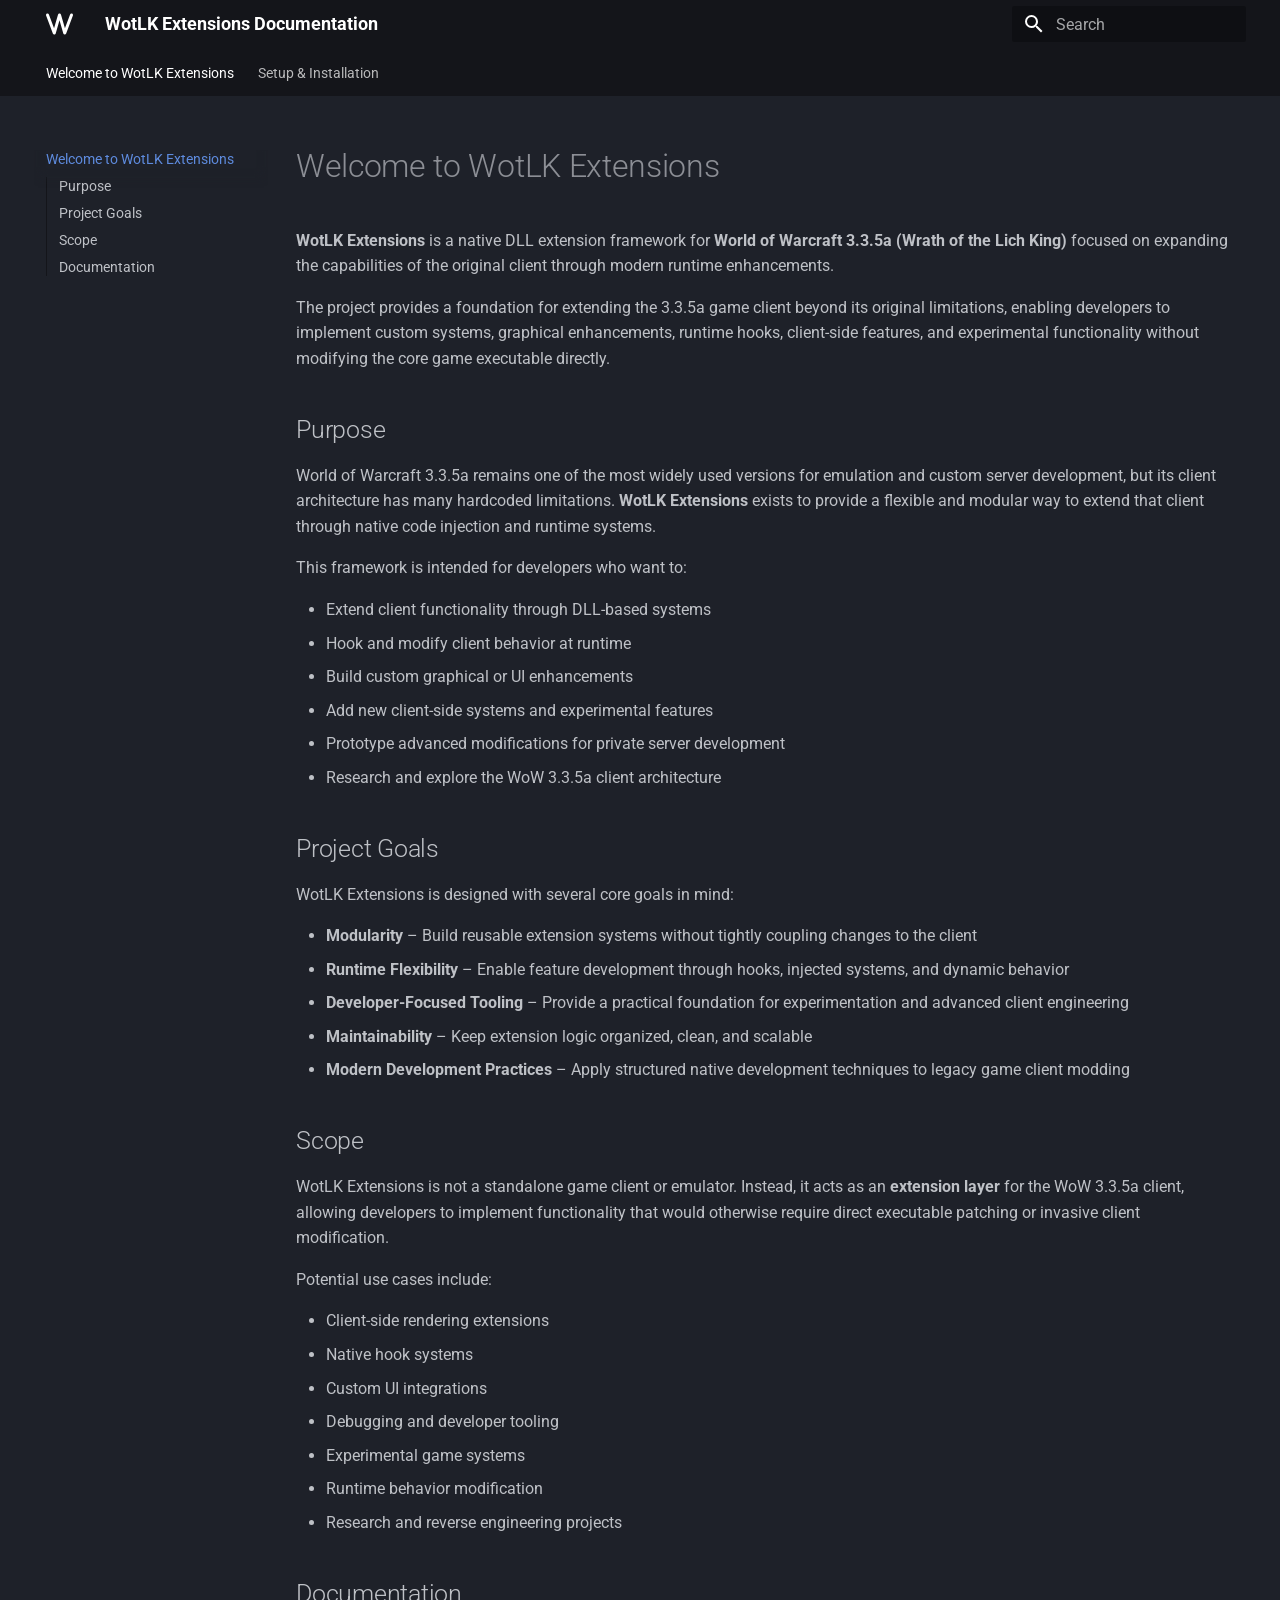
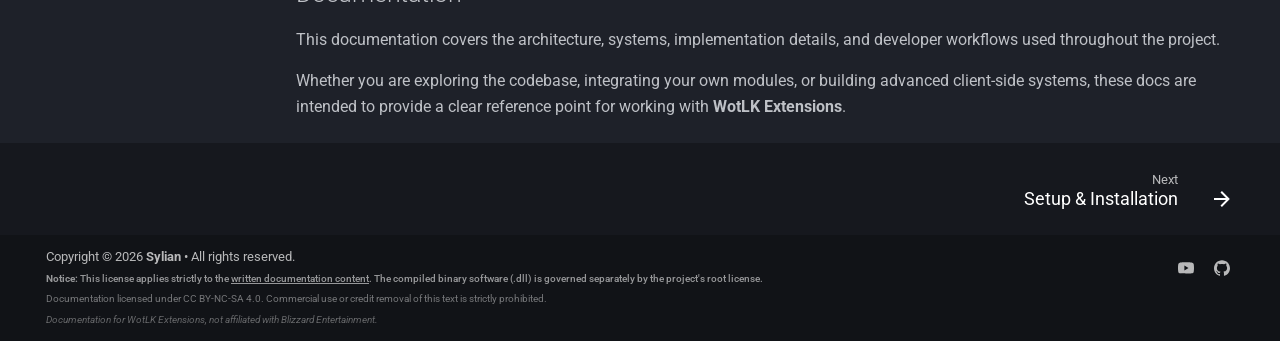
<file: index.html>
<!doctype html>
<html lang="en" class="no-js">
  <head>
    
      <meta charset="utf-8">
      <meta name="viewport" content="width=device-width,initial-scale=1">
      
      
      
        <link rel="canonical" href="https://sitename.example/">
      
      
      
        <link rel="next" href="Getting-Started/">
      
      
        
      
      
      <link rel="icon" href="assets/logo/DLL_Icon.svg">
      <meta name="generator" content="mkdocs-1.6.1, mkdocs-material-9.7.6">
    
    
      
        <title>WotLK Extensions Documentation</title>
      
    
    
      <link rel="stylesheet" href="assets/stylesheets/main.484c7ddc.min.css">
      
        
        <link rel="stylesheet" href="assets/stylesheets/palette.ab4e12ef.min.css">
      
      


    
    
      
    
    
      
        
        
        <link rel="preconnect" href="https://fonts.gstatic.com" crossorigin>
        <link rel="stylesheet" href="https://fonts.googleapis.com/css?family=Roboto:300,300i,400,400i,700,700i%7CRed+Hat+Mono:400,400i,700,700i&display=fallback">
        <style>:root{--md-text-font:"Roboto";--md-code-font:"Red Hat Mono"}</style>
      
    
    
    <script>__md_scope=new URL(".",location),__md_hash=e=>[...e].reduce(((e,_)=>(e<<5)-e+_.charCodeAt(0)),0),__md_get=(e,_=localStorage,t=__md_scope)=>JSON.parse(_.getItem(t.pathname+"."+e)),__md_set=(e,_,t=localStorage,a=__md_scope)=>{try{t.setItem(a.pathname+"."+e,JSON.stringify(_))}catch(e){}}</script>
    
      

    
    
  </head>
  
  
    
    
    
    
    
    <body dir="ltr" data-md-color-scheme="slate" data-md-color-primary="black" data-md-color-accent="indigo">
  
    
    <input class="md-toggle" data-md-toggle="drawer" type="checkbox" id="__drawer" autocomplete="off">
    <input class="md-toggle" data-md-toggle="search" type="checkbox" id="__search" autocomplete="off">
    <label class="md-overlay" for="__drawer"></label>
    <div data-md-component="skip">
      
        
        <a href="#welcome-to-wotlk-extensions" class="md-skip">
          Skip to content
        </a>
      
    </div>
    <div data-md-component="announce">
      
    </div>
    
    
      

<header class="md-header" data-md-component="header">
  <nav class="md-header__inner md-grid" aria-label="Header">
    <a href="." title="WotLK Extensions Documentation" class="md-header__button md-logo" aria-label="WotLK Extensions Documentation" data-md-component="logo">
      
  
  <svg xmlns="http://www.w3.org/2000/svg" viewBox="0 0 576 512"><!--! Font Awesome Free 7.1.0 by @fontawesome - https://fontawesome.com License - https://fontawesome.com/license/free (Icons: CC BY 4.0, Fonts: SIL OFL 1.1, Code: MIT License) Copyright 2025 Fonticons, Inc.--><path d="M20.8 34c16.5-6.2 35 2.2 41.2 18.7l110.2 294L257.3 55c4-13.7 16.5-23 30.7-23s26.7 9.4 30.7 23l85.1 291.7L514 52.8c6.2-16.5 24.6-24.9 41.2-18.7s25 24.6 18.8 41.1l-144 384c-4.8 12.9-17.4 21.3-31.2 20.7s-25.7-9.8-29.5-23L288 178.3 206.7 457c-3.9 13.2-15.8 22.5-29.5 23s-26.3-7.8-31.2-20.7L2 75.2c-6.2-16.5 2.2-35 18.8-41.2"/></svg>

    </a>
    <label class="md-header__button md-icon" for="__drawer">
      
      <svg xmlns="http://www.w3.org/2000/svg" viewBox="0 0 24 24"><path d="M3 6h18v2H3zm0 5h18v2H3zm0 5h18v2H3z"/></svg>
    </label>
    <div class="md-header__title" data-md-component="header-title">
      <div class="md-header__ellipsis">
        <div class="md-header__topic">
          <span class="md-ellipsis">
            WotLK Extensions Documentation
          </span>
        </div>
        <div class="md-header__topic" data-md-component="header-topic">
          <span class="md-ellipsis">
            
              Welcome to WotLK Extensions
            
          </span>
        </div>
      </div>
    </div>
    
      
    
    
    
    
      
      
        <label class="md-header__button md-icon" for="__search">
          
          <svg xmlns="http://www.w3.org/2000/svg" viewBox="0 0 24 24"><path d="M9.5 3A6.5 6.5 0 0 1 16 9.5c0 1.61-.59 3.09-1.56 4.23l.27.27h.79l5 5-1.5 1.5-5-5v-.79l-.27-.27A6.52 6.52 0 0 1 9.5 16 6.5 6.5 0 0 1 3 9.5 6.5 6.5 0 0 1 9.5 3m0 2C7 5 5 7 5 9.5S7 14 9.5 14 14 12 14 9.5 12 5 9.5 5"/></svg>
        </label>
        <div class="md-search" data-md-component="search" role="dialog">
  <label class="md-search__overlay" for="__search"></label>
  <div class="md-search__inner" role="search">
    <form class="md-search__form" name="search">
      <input type="text" class="md-search__input" name="query" aria-label="Search" placeholder="Search" autocapitalize="off" autocorrect="off" autocomplete="off" spellcheck="false" data-md-component="search-query" required>
      <label class="md-search__icon md-icon" for="__search">
        
        <svg xmlns="http://www.w3.org/2000/svg" viewBox="0 0 24 24"><path d="M9.5 3A6.5 6.5 0 0 1 16 9.5c0 1.61-.59 3.09-1.56 4.23l.27.27h.79l5 5-1.5 1.5-5-5v-.79l-.27-.27A6.52 6.52 0 0 1 9.5 16 6.5 6.5 0 0 1 3 9.5 6.5 6.5 0 0 1 9.5 3m0 2C7 5 5 7 5 9.5S7 14 9.5 14 14 12 14 9.5 12 5 9.5 5"/></svg>
        
        <svg xmlns="http://www.w3.org/2000/svg" viewBox="0 0 24 24"><path d="M20 11v2H8l5.5 5.5-1.42 1.42L4.16 12l7.92-7.92L13.5 5.5 8 11z"/></svg>
      </label>
      <nav class="md-search__options" aria-label="Search">
        
        <button type="reset" class="md-search__icon md-icon" title="Clear" aria-label="Clear" tabindex="-1">
          
          <svg xmlns="http://www.w3.org/2000/svg" viewBox="0 0 24 24"><path d="M19 6.41 17.59 5 12 10.59 6.41 5 5 6.41 10.59 12 5 17.59 6.41 19 12 13.41 17.59 19 19 17.59 13.41 12z"/></svg>
        </button>
      </nav>
      
    </form>
    <div class="md-search__output">
      <div class="md-search__scrollwrap" tabindex="0" data-md-scrollfix>
        <div class="md-search-result" data-md-component="search-result">
          <div class="md-search-result__meta">
            Initializing search
          </div>
          <ol class="md-search-result__list" role="presentation"></ol>
        </div>
      </div>
    </div>
  </div>
</div>
      
    
    
  </nav>
  
</header>
    
    <div class="md-container" data-md-component="container">
      
      
        
          
            
<nav class="md-tabs" aria-label="Tabs" data-md-component="tabs">
  <div class="md-grid">
    <ul class="md-tabs__list">
      
        
  
  
  
    
  
  
    <li class="md-tabs__item md-tabs__item--active">
      <a href="." class="md-tabs__link">
        
  
  
    
  
  Welcome to WotLK Extensions

      </a>
    </li>
  

      
        
  
  
  
  
    <li class="md-tabs__item">
      <a href="Getting-Started/" class="md-tabs__link">
        
  
  
    
  
  Setup &amp; Installation

      </a>
    </li>
  

      
    </ul>
  </div>
</nav>
          
        
      
      <main class="md-main" data-md-component="main">
        <div class="md-main__inner md-grid">
          
            
              
              <div class="md-sidebar md-sidebar--primary" data-md-component="sidebar" data-md-type="navigation" >
                <div class="md-sidebar__scrollwrap">
                  <div class="md-sidebar__inner">
                    


  


  

<nav class="md-nav md-nav--primary md-nav--lifted md-nav--integrated" aria-label="Navigation" data-md-level="0">
  <label class="md-nav__title" for="__drawer">
    <a href="." title="WotLK Extensions Documentation" class="md-nav__button md-logo" aria-label="WotLK Extensions Documentation" data-md-component="logo">
      
  
  <svg xmlns="http://www.w3.org/2000/svg" viewBox="0 0 576 512"><!--! Font Awesome Free 7.1.0 by @fontawesome - https://fontawesome.com License - https://fontawesome.com/license/free (Icons: CC BY 4.0, Fonts: SIL OFL 1.1, Code: MIT License) Copyright 2025 Fonticons, Inc.--><path d="M20.8 34c16.5-6.2 35 2.2 41.2 18.7l110.2 294L257.3 55c4-13.7 16.5-23 30.7-23s26.7 9.4 30.7 23l85.1 291.7L514 52.8c6.2-16.5 24.6-24.9 41.2-18.7s25 24.6 18.8 41.1l-144 384c-4.8 12.9-17.4 21.3-31.2 20.7s-25.7-9.8-29.5-23L288 178.3 206.7 457c-3.9 13.2-15.8 22.5-29.5 23s-26.3-7.8-31.2-20.7L2 75.2c-6.2-16.5 2.2-35 18.8-41.2"/></svg>

    </a>
    WotLK Extensions Documentation
  </label>
  
  <ul class="md-nav__list" data-md-scrollfix>
    
      
      
  
  
    
  
  
  
    <li class="md-nav__item md-nav__item--active">
      
      <input class="md-nav__toggle md-toggle" type="checkbox" id="__toc">
      
      
        
      
      
        <label class="md-nav__link md-nav__link--active" for="__toc">
          
  
  
  <span class="md-ellipsis">
    
  
    Welcome to WotLK Extensions
  

    
  </span>
  
  

          <span class="md-nav__icon md-icon"></span>
        </label>
      
      <a href="." class="md-nav__link md-nav__link--active">
        
  
  
  <span class="md-ellipsis">
    
  
    Welcome to WotLK Extensions
  

    
  </span>
  
  

      </a>
      
        

<nav class="md-nav md-nav--secondary" aria-label="Table of contents">
  
  
  
    
  
  
    <label class="md-nav__title" for="__toc">
      <span class="md-nav__icon md-icon"></span>
      Table of contents
    </label>
    <ul class="md-nav__list" data-md-component="toc" data-md-scrollfix>
      
        <li class="md-nav__item">
  <a href="#purpose" class="md-nav__link">
    <span class="md-ellipsis">
      
        Purpose
      
    </span>
  </a>
  
</li>
      
        <li class="md-nav__item">
  <a href="#project-goals" class="md-nav__link">
    <span class="md-ellipsis">
      
        Project Goals
      
    </span>
  </a>
  
</li>
      
        <li class="md-nav__item">
  <a href="#scope" class="md-nav__link">
    <span class="md-ellipsis">
      
        Scope
      
    </span>
  </a>
  
</li>
      
        <li class="md-nav__item">
  <a href="#documentation" class="md-nav__link">
    <span class="md-ellipsis">
      
        Documentation
      
    </span>
  </a>
  
</li>
      
    </ul>
  
</nav>
      
    </li>
  

    
      
      
  
  
  
  
    <li class="md-nav__item">
      <a href="Getting-Started/" class="md-nav__link">
        
  
  
  <span class="md-ellipsis">
    
  
    Setup &amp; Installation
  

    
  </span>
  
  

      </a>
    </li>
  

    
  </ul>
</nav>
                  </div>
                </div>
              </div>
            
            
          
          
            <div class="md-content" data-md-component="content">
              
              <article class="md-content__inner md-typeset">
                
                  



<h1 id="welcome-to-wotlk-extensions">Welcome to WotLK Extensions</h1>
<p><strong>WotLK Extensions</strong> is a native DLL extension framework for <strong>World of Warcraft 3.3.5a (Wrath of the Lich King)</strong> focused on expanding the capabilities of the original client through modern runtime enhancements.</p>
<p>The project provides a foundation for extending the 3.3.5a game client beyond its original limitations, enabling developers to implement custom systems, graphical enhancements, runtime hooks, client-side features, and experimental functionality without modifying the core game executable directly.</p>
<h2 id="purpose">Purpose</h2>
<p>World of Warcraft 3.3.5a remains one of the most widely used versions for emulation and custom server development, but its client architecture has many hardcoded limitations. <strong>WotLK Extensions</strong> exists to provide a flexible and modular way to extend that client through native code injection and runtime systems.</p>
<p>This framework is intended for developers who want to:</p>
<ul>
<li>Extend client functionality through DLL-based systems</li>
<li>Hook and modify client behavior at runtime</li>
<li>Build custom graphical or UI enhancements</li>
<li>Add new client-side systems and experimental features</li>
<li>Prototype advanced modifications for private server development</li>
<li>Research and explore the WoW 3.3.5a client architecture</li>
</ul>
<h2 id="project-goals">Project Goals</h2>
<p>WotLK Extensions is designed with several core goals in mind:</p>
<ul>
<li><strong>Modularity</strong> – Build reusable extension systems without tightly coupling changes to the client</li>
<li><strong>Runtime Flexibility</strong> – Enable feature development through hooks, injected systems, and dynamic behavior</li>
<li><strong>Developer-Focused Tooling</strong> – Provide a practical foundation for experimentation and advanced client engineering</li>
<li><strong>Maintainability</strong> – Keep extension logic organized, clean, and scalable</li>
<li><strong>Modern Development Practices</strong> – Apply structured native development techniques to legacy game client modding</li>
</ul>
<h2 id="scope">Scope</h2>
<p>WotLK Extensions is not a standalone game client or emulator. Instead, it acts as an <strong>extension layer</strong> for the WoW 3.3.5a client, allowing developers to implement functionality that would otherwise require direct executable patching or invasive client modification.</p>
<p>Potential use cases include:</p>
<ul>
<li>Client-side rendering extensions</li>
<li>Native hook systems</li>
<li>Custom UI integrations</li>
<li>Debugging and developer tooling</li>
<li>Experimental game systems</li>
<li>Runtime behavior modification</li>
<li>Research and reverse engineering projects</li>
</ul>
<h2 id="documentation">Documentation</h2>
<p>This documentation covers the architecture, systems, implementation details, and developer workflows used throughout the project.</p>
<p>Whether you are exploring the codebase, integrating your own modules, or building advanced client-side systems, these docs are intended to provide a clear reference point for working with <strong>WotLK Extensions</strong>.</p>












                
              </article>
            </div>
          
          
  <script>var tabs=__md_get("__tabs");if(Array.isArray(tabs))e:for(var set of document.querySelectorAll(".tabbed-set")){var labels=set.querySelector(".tabbed-labels");for(var tab of tabs)for(var label of labels.getElementsByTagName("label"))if(label.innerText.trim()===tab){var input=document.getElementById(label.htmlFor);input.checked=!0;continue e}}</script>

<script>var target=document.getElementById(location.hash.slice(1));target&&target.name&&(target.checked=target.name.startsWith("__tabbed_"))</script>
        </div>
        
      </main>
      
        <footer class="md-footer">
  
    
      
      <nav class="md-footer__inner md-grid" aria-label="Footer" >
        
        
          
          <a href="Getting-Started/" class="md-footer__link md-footer__link--next" aria-label="Next: Setup &amp;amp; Installation">
            <div class="md-footer__title">
              <span class="md-footer__direction">
                Next
              </span>
              <div class="md-ellipsis">
                Setup &amp; Installation
              </div>
            </div>
            <div class="md-footer__button md-icon">
              
              <svg xmlns="http://www.w3.org/2000/svg" viewBox="0 0 24 24"><path d="M4 11v2h12l-5.5 5.5 1.42 1.42L19.84 12l-7.92-7.92L10.5 5.5 16 11z"/></svg>
            </div>
          </a>
        
      </nav>
    
  
  <div class="md-footer-meta md-typeset">
    <div class="md-footer-meta__inner md-grid">
      <div class="md-copyright">
  
    <div class="md-copyright__highlight">
      Copyright &copy; 2026 <strong>Sylian</strong> &bull; All rights reserved. <br> <small style="opacity: 0.8; font-weight: 500;">
  <strong>Notice:</strong> This license applies strictly to the <u>written documentation content</u>. 
  The compiled binary software (.dll) is governed separately by the project's root license.
</small> <br> <small style="opacity: 0.6;">
  Documentation licensed under <a href="https://creativecommons.org" target="_blank" rel="noopener">CC BY-NC-SA 4.0</a>. 
  Commercial use or credit removal of this text is strictly prohibited.
</small> <br> <small style="opacity: 0.5; font-style: italic;">
  Documentation for WotLK Extensions, not affiliated with Blizzard Entertainment.
</small>
    </div>
  
  
</div>
      
        
<div class="md-social">
  
    
    
    
    
      
      
    
    <a href="https://www.youtube.com/@DEVSylian" target="_blank" rel="noopener" title="www.youtube.com" class="md-social__link">
      <svg xmlns="http://www.w3.org/2000/svg" viewBox="0 0 24 24"><path d="M23.498 6.186a3.02 3.02 0 0 0-2.122-2.136C19.505 3.545 12 3.545 12 3.545s-7.505 0-9.377.505A3.02 3.02 0 0 0 .502 6.186C0 8.07 0 12 0 12s0 3.93.502 5.814a3.02 3.02 0 0 0 2.122 2.136c1.871.505 9.376.505 9.376.505s7.505 0 9.377-.505a3.02 3.02 0 0 0 2.122-2.136C24 15.93 24 12 24 12s0-3.93-.502-5.814M9.545 15.568V8.432L15.818 12z"/></svg>
    </a>
  
    
    
    
    
      
      
    
    <a href="https://github.com/Sylian1337" target="_blank" rel="noopener" title="github.com" class="md-social__link">
      <svg xmlns="http://www.w3.org/2000/svg" viewBox="0 0 24 24"><path d="M12 .297c-6.63 0-12 5.373-12 12 0 5.303 3.438 9.8 8.205 11.385.6.113.82-.258.82-.577 0-.285-.01-1.04-.015-2.04-3.338.724-4.042-1.61-4.042-1.61C4.422 18.07 3.633 17.7 3.633 17.7c-1.087-.744.084-.729.084-.729 1.205.084 1.838 1.236 1.838 1.236 1.07 1.835 2.809 1.305 3.495.998.108-.776.417-1.305.76-1.605-2.665-.3-5.466-1.332-5.466-5.93 0-1.31.465-2.38 1.235-3.22-.135-.303-.54-1.523.105-3.176 0 0 1.005-.322 3.3 1.23.96-.267 1.98-.399 3-.405 1.02.006 2.04.138 3 .405 2.28-1.552 3.285-1.23 3.285-1.23.645 1.653.24 2.873.12 3.176.765.84 1.23 1.91 1.23 3.22 0 4.61-2.805 5.625-5.475 5.92.42.36.81 1.096.81 2.22 0 1.606-.015 2.896-.015 3.286 0 .315.21.69.825.57C20.565 22.092 24 17.592 24 12.297c0-6.627-5.373-12-12-12"/></svg>
    </a>
  
</div>
      
    </div>
  </div>
</footer>
      
    </div>
    <div class="md-dialog" data-md-component="dialog">
      <div class="md-dialog__inner md-typeset"></div>
    </div>
    
    
    
      
      
      <script id="__config" type="application/json">{"annotate": null, "base": ".", "features": ["navigation.tabs", "navigation.sections", "toc.integrate", "content.code.copy", "content.code.annotate", "content.tabs.link", "navigation.footer"], "search": "assets/javascripts/workers/search.2c215733.min.js", "tags": null, "translations": {"clipboard.copied": "Copied to clipboard", "clipboard.copy": "Copy to clipboard", "search.result.more.one": "1 more on this page", "search.result.more.other": "# more on this page", "search.result.none": "No matching documents", "search.result.one": "1 matching document", "search.result.other": "# matching documents", "search.result.placeholder": "Type to start searching", "search.result.term.missing": "Missing", "select.version": "Select version"}, "version": null}</script>
    
    
      <script src="assets/javascripts/bundle.79ae519e.min.js"></script>
      
    
  </body>
</html>
</file>
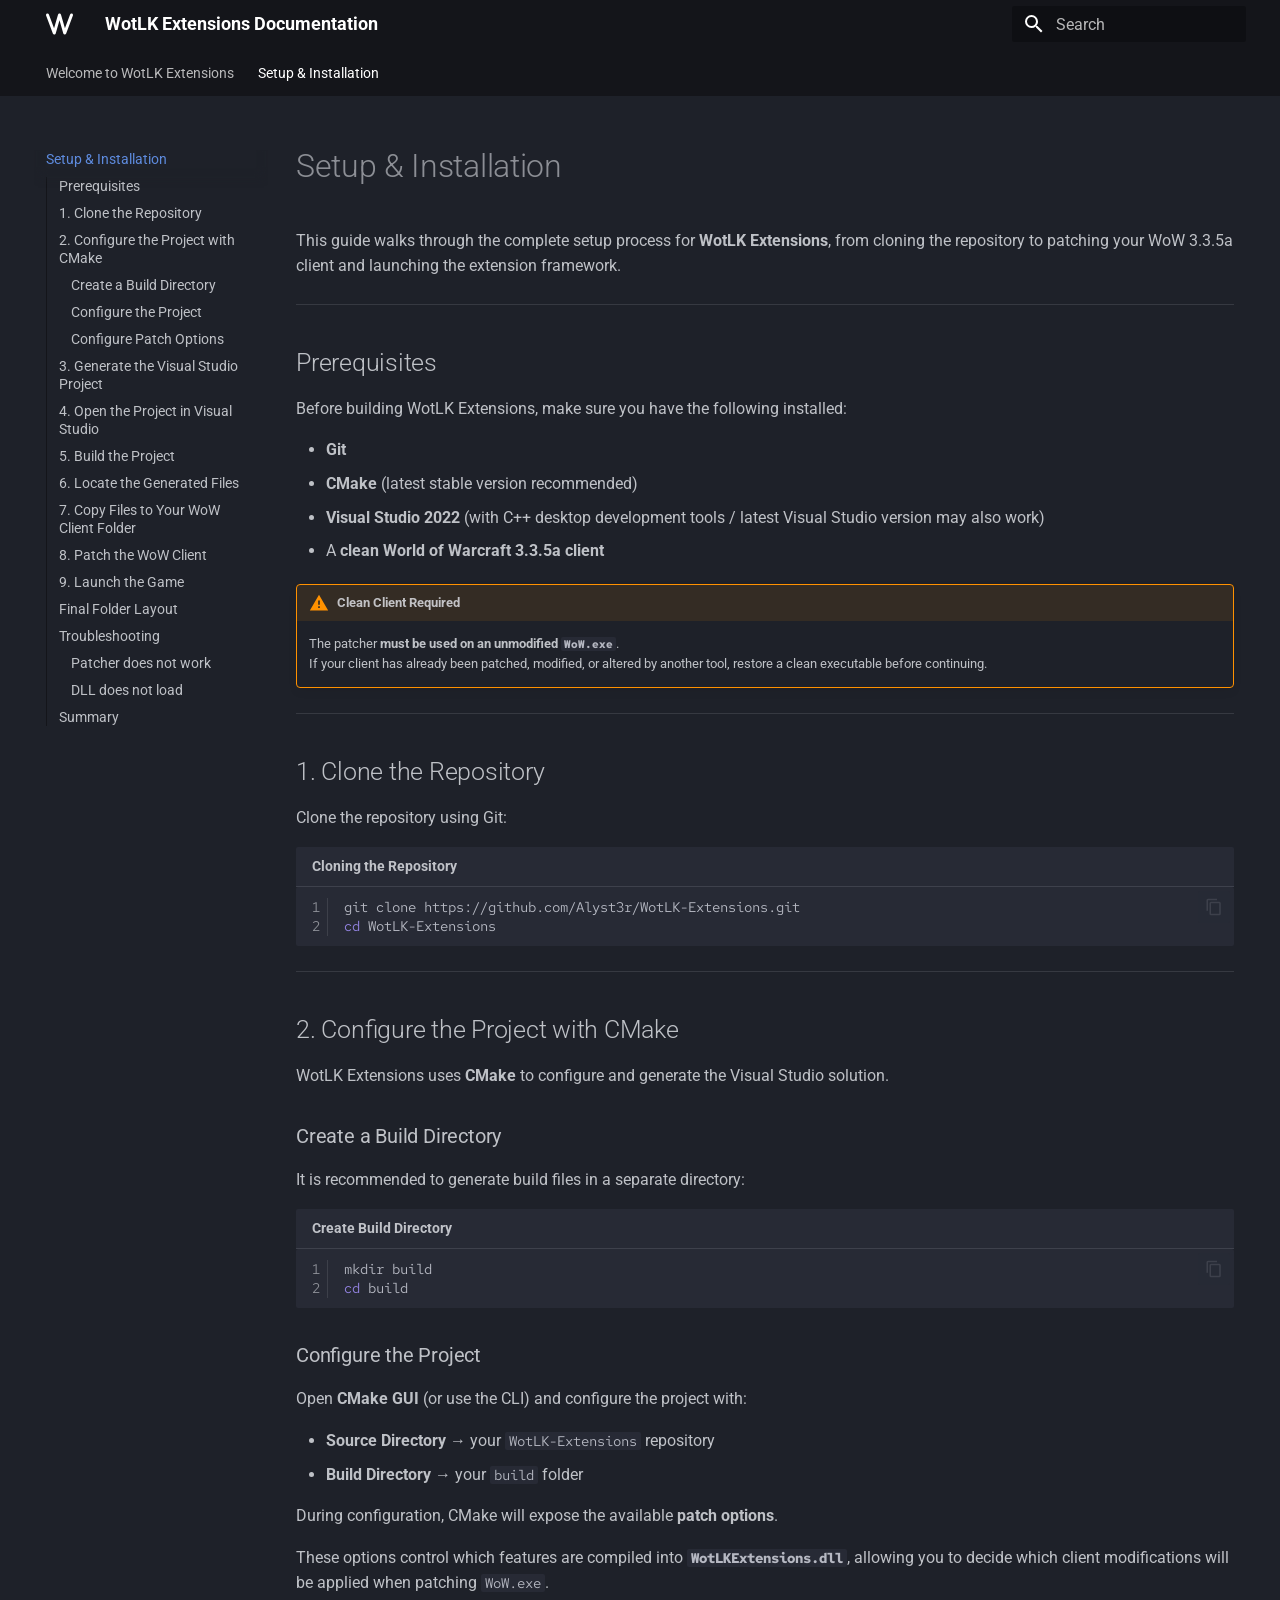
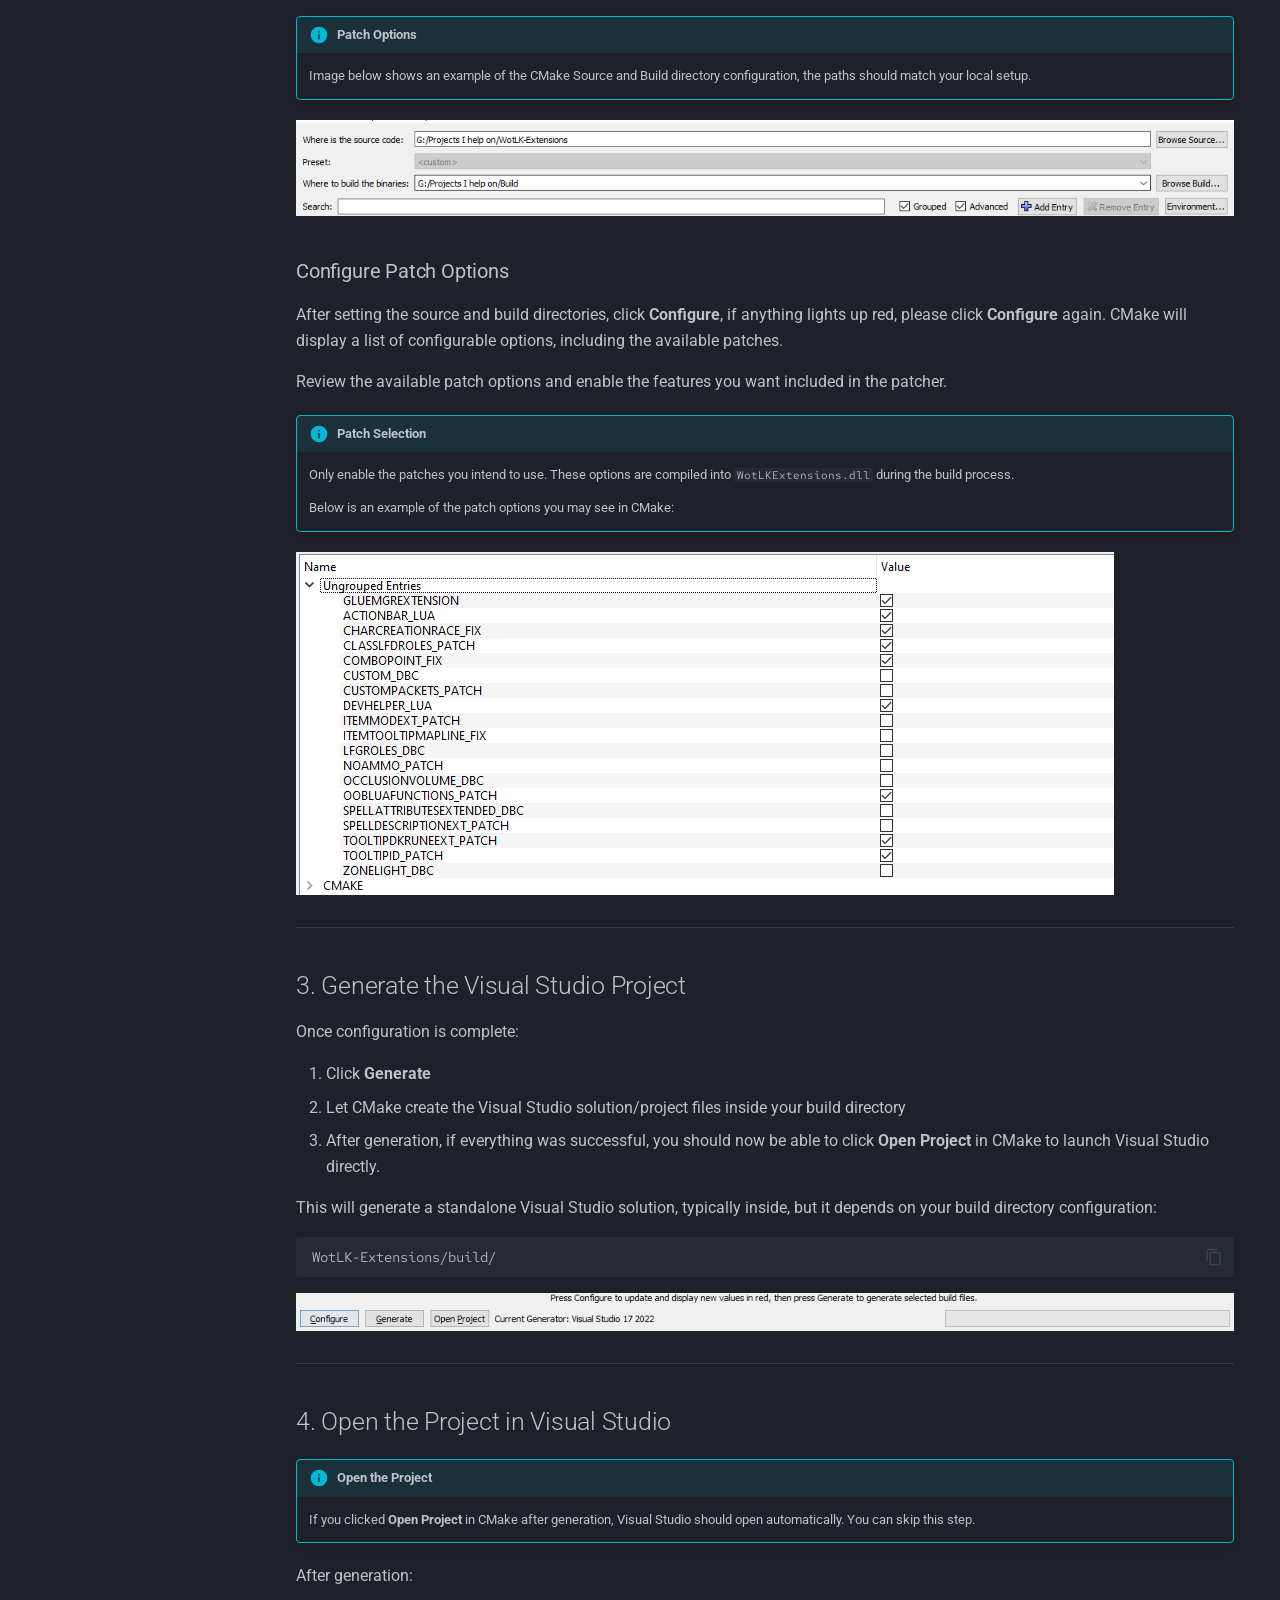
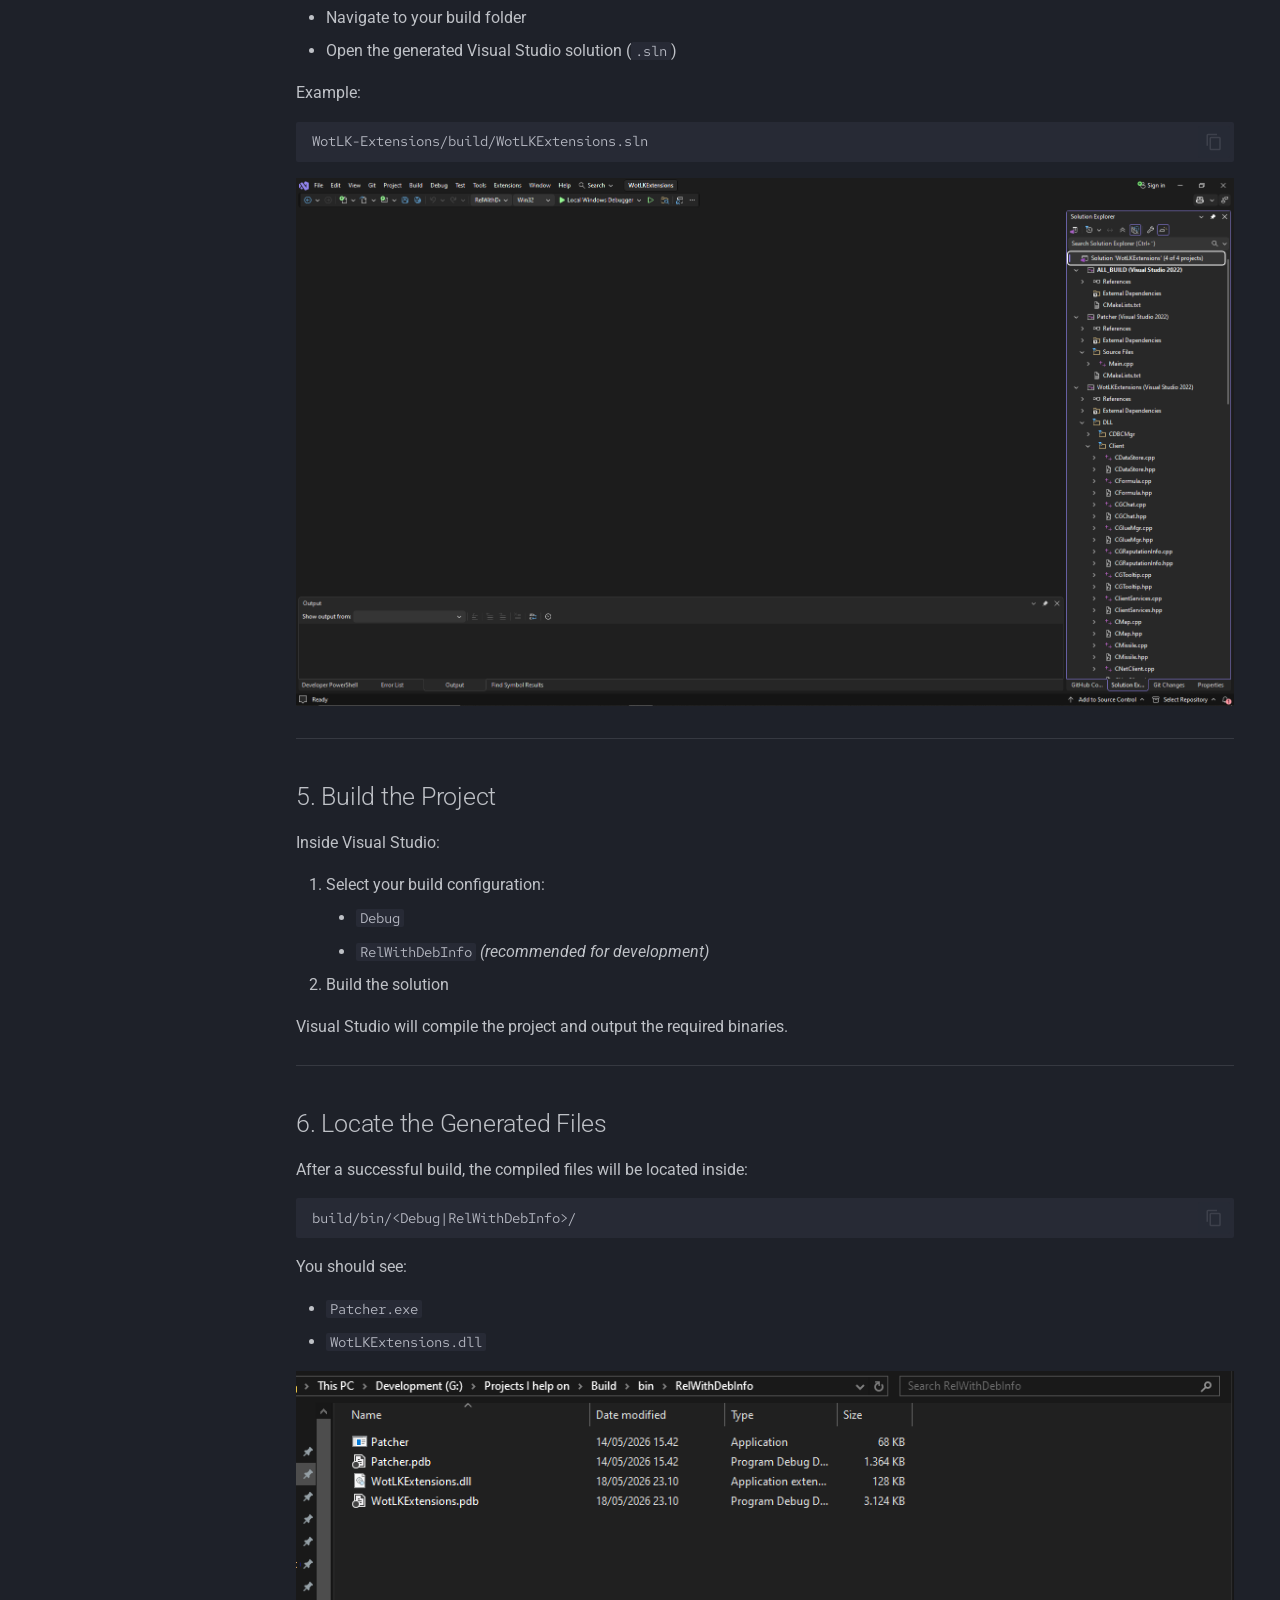
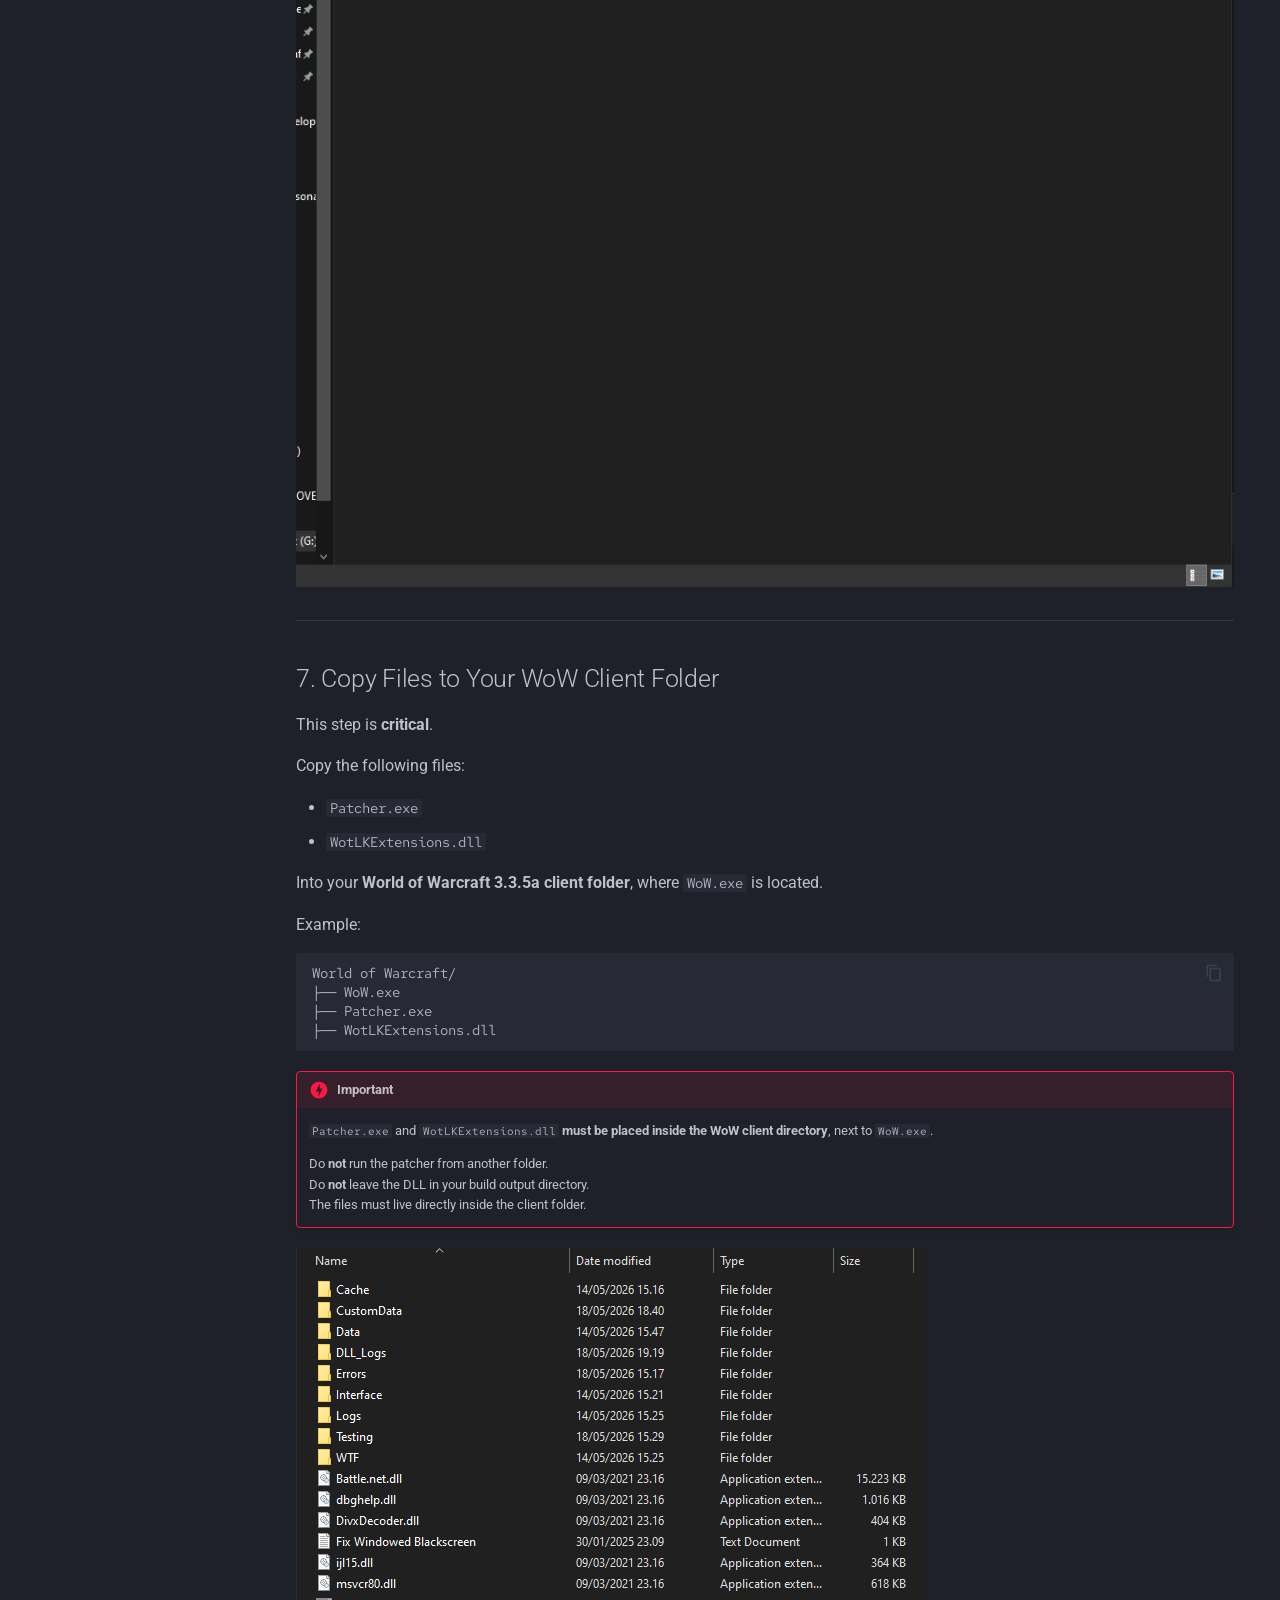
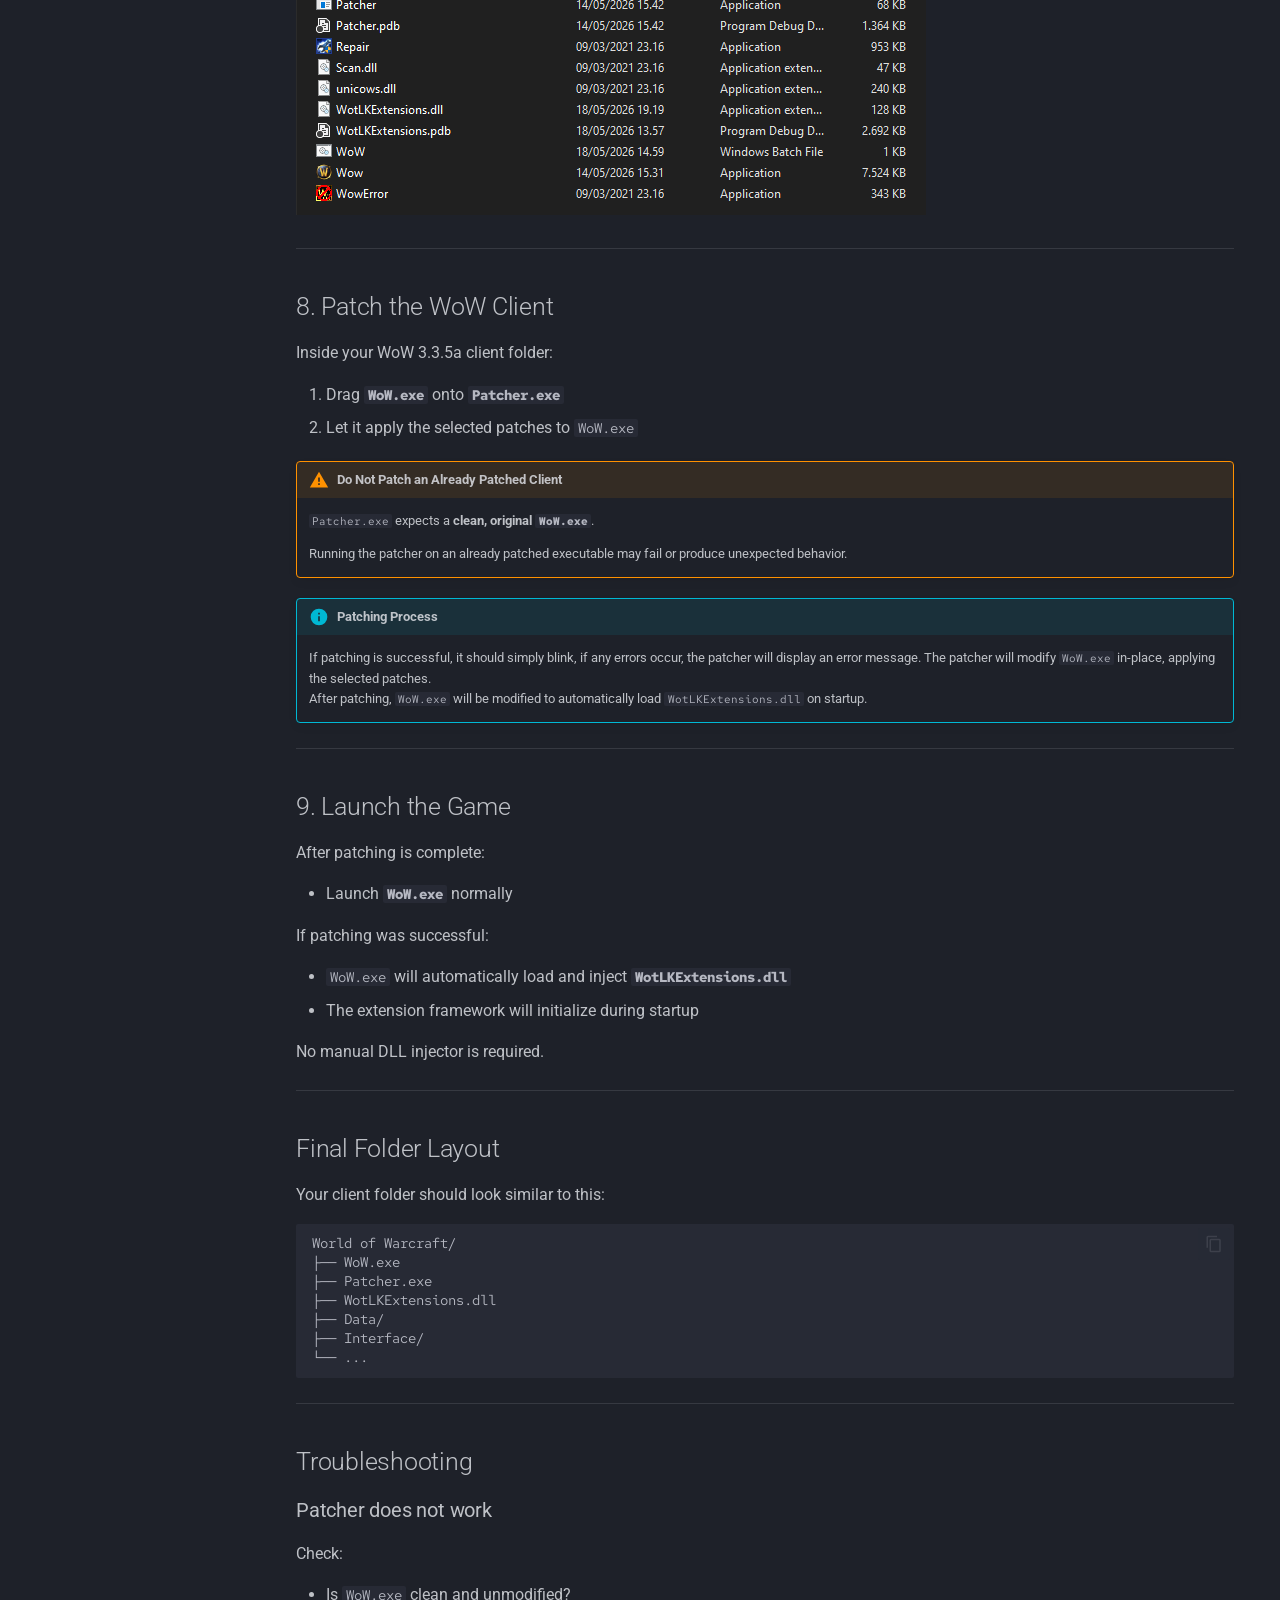
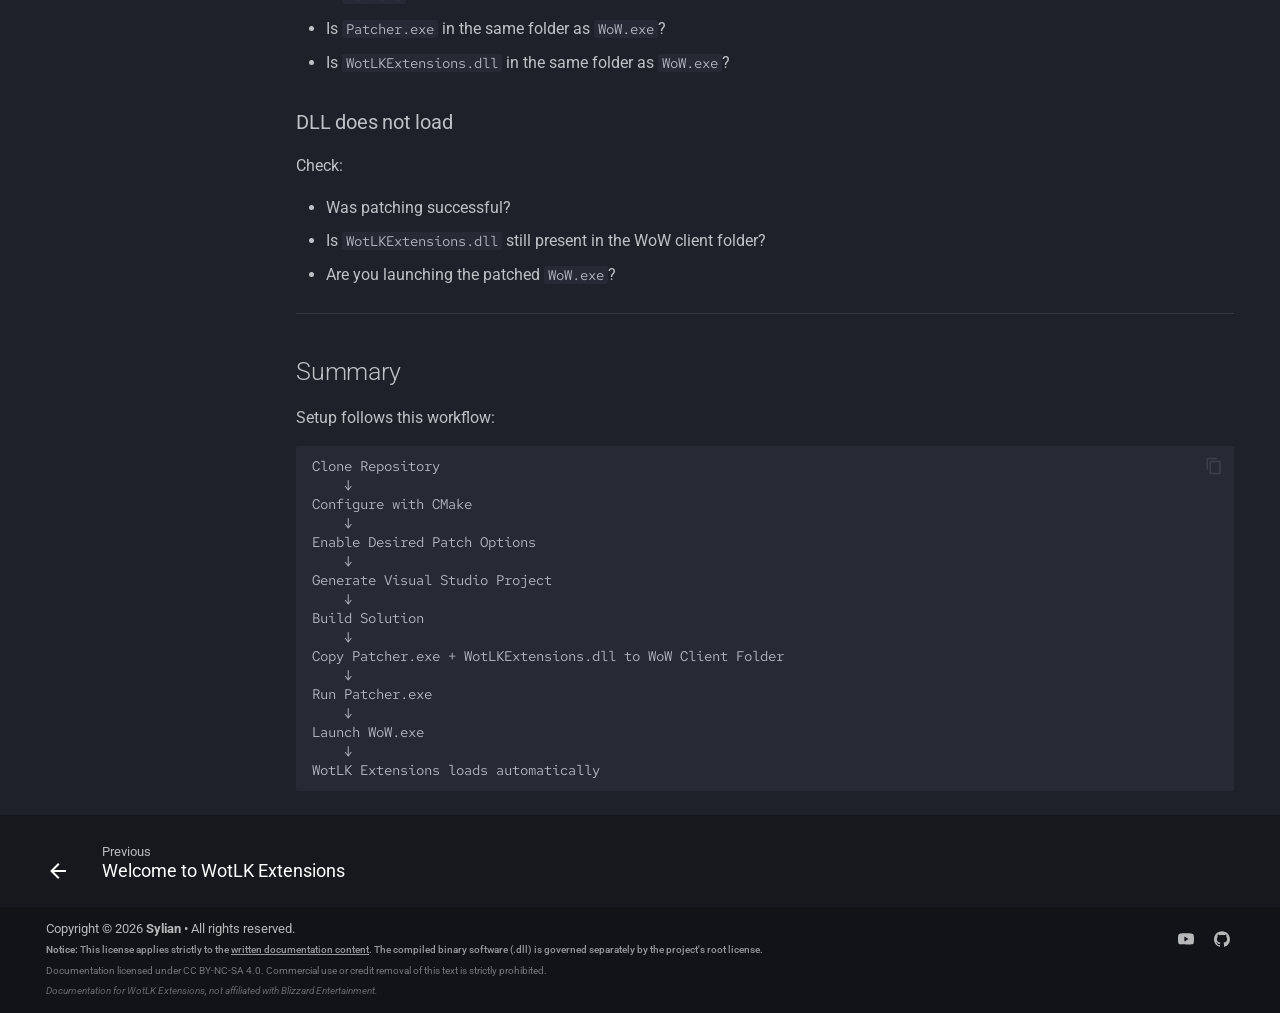
<file: Getting-Started/index.html>
<!doctype html>
<html lang="en" class="no-js">
  <head>
    
      <meta charset="utf-8">
      <meta name="viewport" content="width=device-width,initial-scale=1">
      
      
      
        <link rel="canonical" href="https://sitename.example/Getting-Started/">
      
      
        <link rel="prev" href="..">
      
      
      
        
      
      
      <link rel="icon" href="../assets/logo/DLL_Icon.svg">
      <meta name="generator" content="mkdocs-1.6.1, mkdocs-material-9.7.6">
    
    
      
        <title>Setup & Installation - WotLK Extensions Documentation</title>
      
    
    
      <link rel="stylesheet" href="../assets/stylesheets/main.484c7ddc.min.css">
      
        
        <link rel="stylesheet" href="../assets/stylesheets/palette.ab4e12ef.min.css">
      
      


    
    
      
    
    
      
        
        
        <link rel="preconnect" href="https://fonts.gstatic.com" crossorigin>
        <link rel="stylesheet" href="https://fonts.googleapis.com/css?family=Roboto:300,300i,400,400i,700,700i%7CRed+Hat+Mono:400,400i,700,700i&display=fallback">
        <style>:root{--md-text-font:"Roboto";--md-code-font:"Red Hat Mono"}</style>
      
    
    
    <script>__md_scope=new URL("..",location),__md_hash=e=>[...e].reduce(((e,_)=>(e<<5)-e+_.charCodeAt(0)),0),__md_get=(e,_=localStorage,t=__md_scope)=>JSON.parse(_.getItem(t.pathname+"."+e)),__md_set=(e,_,t=localStorage,a=__md_scope)=>{try{t.setItem(a.pathname+"."+e,JSON.stringify(_))}catch(e){}}</script>
    
      

    
    
  </head>
  
  
    
    
    
    
    
    <body dir="ltr" data-md-color-scheme="slate" data-md-color-primary="black" data-md-color-accent="indigo">
  
    
    <input class="md-toggle" data-md-toggle="drawer" type="checkbox" id="__drawer" autocomplete="off">
    <input class="md-toggle" data-md-toggle="search" type="checkbox" id="__search" autocomplete="off">
    <label class="md-overlay" for="__drawer"></label>
    <div data-md-component="skip">
      
        
        <a href="#setup-installation" class="md-skip">
          Skip to content
        </a>
      
    </div>
    <div data-md-component="announce">
      
    </div>
    
    
      

<header class="md-header" data-md-component="header">
  <nav class="md-header__inner md-grid" aria-label="Header">
    <a href=".." title="WotLK Extensions Documentation" class="md-header__button md-logo" aria-label="WotLK Extensions Documentation" data-md-component="logo">
      
  
  <svg xmlns="http://www.w3.org/2000/svg" viewBox="0 0 576 512"><!--! Font Awesome Free 7.1.0 by @fontawesome - https://fontawesome.com License - https://fontawesome.com/license/free (Icons: CC BY 4.0, Fonts: SIL OFL 1.1, Code: MIT License) Copyright 2025 Fonticons, Inc.--><path d="M20.8 34c16.5-6.2 35 2.2 41.2 18.7l110.2 294L257.3 55c4-13.7 16.5-23 30.7-23s26.7 9.4 30.7 23l85.1 291.7L514 52.8c6.2-16.5 24.6-24.9 41.2-18.7s25 24.6 18.8 41.1l-144 384c-4.8 12.9-17.4 21.3-31.2 20.7s-25.7-9.8-29.5-23L288 178.3 206.7 457c-3.9 13.2-15.8 22.5-29.5 23s-26.3-7.8-31.2-20.7L2 75.2c-6.2-16.5 2.2-35 18.8-41.2"/></svg>

    </a>
    <label class="md-header__button md-icon" for="__drawer">
      
      <svg xmlns="http://www.w3.org/2000/svg" viewBox="0 0 24 24"><path d="M3 6h18v2H3zm0 5h18v2H3zm0 5h18v2H3z"/></svg>
    </label>
    <div class="md-header__title" data-md-component="header-title">
      <div class="md-header__ellipsis">
        <div class="md-header__topic">
          <span class="md-ellipsis">
            WotLK Extensions Documentation
          </span>
        </div>
        <div class="md-header__topic" data-md-component="header-topic">
          <span class="md-ellipsis">
            
              Setup &amp; Installation
            
          </span>
        </div>
      </div>
    </div>
    
      
    
    
    
    
      
      
        <label class="md-header__button md-icon" for="__search">
          
          <svg xmlns="http://www.w3.org/2000/svg" viewBox="0 0 24 24"><path d="M9.5 3A6.5 6.5 0 0 1 16 9.5c0 1.61-.59 3.09-1.56 4.23l.27.27h.79l5 5-1.5 1.5-5-5v-.79l-.27-.27A6.52 6.52 0 0 1 9.5 16 6.5 6.5 0 0 1 3 9.5 6.5 6.5 0 0 1 9.5 3m0 2C7 5 5 7 5 9.5S7 14 9.5 14 14 12 14 9.5 12 5 9.5 5"/></svg>
        </label>
        <div class="md-search" data-md-component="search" role="dialog">
  <label class="md-search__overlay" for="__search"></label>
  <div class="md-search__inner" role="search">
    <form class="md-search__form" name="search">
      <input type="text" class="md-search__input" name="query" aria-label="Search" placeholder="Search" autocapitalize="off" autocorrect="off" autocomplete="off" spellcheck="false" data-md-component="search-query" required>
      <label class="md-search__icon md-icon" for="__search">
        
        <svg xmlns="http://www.w3.org/2000/svg" viewBox="0 0 24 24"><path d="M9.5 3A6.5 6.5 0 0 1 16 9.5c0 1.61-.59 3.09-1.56 4.23l.27.27h.79l5 5-1.5 1.5-5-5v-.79l-.27-.27A6.52 6.52 0 0 1 9.5 16 6.5 6.5 0 0 1 3 9.5 6.5 6.5 0 0 1 9.5 3m0 2C7 5 5 7 5 9.5S7 14 9.5 14 14 12 14 9.5 12 5 9.5 5"/></svg>
        
        <svg xmlns="http://www.w3.org/2000/svg" viewBox="0 0 24 24"><path d="M20 11v2H8l5.5 5.5-1.42 1.42L4.16 12l7.92-7.92L13.5 5.5 8 11z"/></svg>
      </label>
      <nav class="md-search__options" aria-label="Search">
        
        <button type="reset" class="md-search__icon md-icon" title="Clear" aria-label="Clear" tabindex="-1">
          
          <svg xmlns="http://www.w3.org/2000/svg" viewBox="0 0 24 24"><path d="M19 6.41 17.59 5 12 10.59 6.41 5 5 6.41 10.59 12 5 17.59 6.41 19 12 13.41 17.59 19 19 17.59 13.41 12z"/></svg>
        </button>
      </nav>
      
    </form>
    <div class="md-search__output">
      <div class="md-search__scrollwrap" tabindex="0" data-md-scrollfix>
        <div class="md-search-result" data-md-component="search-result">
          <div class="md-search-result__meta">
            Initializing search
          </div>
          <ol class="md-search-result__list" role="presentation"></ol>
        </div>
      </div>
    </div>
  </div>
</div>
      
    
    
  </nav>
  
</header>
    
    <div class="md-container" data-md-component="container">
      
      
        
          
            
<nav class="md-tabs" aria-label="Tabs" data-md-component="tabs">
  <div class="md-grid">
    <ul class="md-tabs__list">
      
        
  
  
  
  
    <li class="md-tabs__item">
      <a href=".." class="md-tabs__link">
        
  
  
    
  
  Welcome to WotLK Extensions

      </a>
    </li>
  

      
        
  
  
  
    
  
  
    <li class="md-tabs__item md-tabs__item--active">
      <a href="./" class="md-tabs__link">
        
  
  
    
  
  Setup &amp; Installation

      </a>
    </li>
  

      
    </ul>
  </div>
</nav>
          
        
      
      <main class="md-main" data-md-component="main">
        <div class="md-main__inner md-grid">
          
            
              
              <div class="md-sidebar md-sidebar--primary" data-md-component="sidebar" data-md-type="navigation" >
                <div class="md-sidebar__scrollwrap">
                  <div class="md-sidebar__inner">
                    


  


  

<nav class="md-nav md-nav--primary md-nav--lifted md-nav--integrated" aria-label="Navigation" data-md-level="0">
  <label class="md-nav__title" for="__drawer">
    <a href=".." title="WotLK Extensions Documentation" class="md-nav__button md-logo" aria-label="WotLK Extensions Documentation" data-md-component="logo">
      
  
  <svg xmlns="http://www.w3.org/2000/svg" viewBox="0 0 576 512"><!--! Font Awesome Free 7.1.0 by @fontawesome - https://fontawesome.com License - https://fontawesome.com/license/free (Icons: CC BY 4.0, Fonts: SIL OFL 1.1, Code: MIT License) Copyright 2025 Fonticons, Inc.--><path d="M20.8 34c16.5-6.2 35 2.2 41.2 18.7l110.2 294L257.3 55c4-13.7 16.5-23 30.7-23s26.7 9.4 30.7 23l85.1 291.7L514 52.8c6.2-16.5 24.6-24.9 41.2-18.7s25 24.6 18.8 41.1l-144 384c-4.8 12.9-17.4 21.3-31.2 20.7s-25.7-9.8-29.5-23L288 178.3 206.7 457c-3.9 13.2-15.8 22.5-29.5 23s-26.3-7.8-31.2-20.7L2 75.2c-6.2-16.5 2.2-35 18.8-41.2"/></svg>

    </a>
    WotLK Extensions Documentation
  </label>
  
  <ul class="md-nav__list" data-md-scrollfix>
    
      
      
  
  
  
  
    <li class="md-nav__item">
      <a href=".." class="md-nav__link">
        
  
  
  <span class="md-ellipsis">
    
  
    Welcome to WotLK Extensions
  

    
  </span>
  
  

      </a>
    </li>
  

    
      
      
  
  
    
  
  
  
    <li class="md-nav__item md-nav__item--active">
      
      <input class="md-nav__toggle md-toggle" type="checkbox" id="__toc">
      
      
        
      
      
        <label class="md-nav__link md-nav__link--active" for="__toc">
          
  
  
  <span class="md-ellipsis">
    
  
    Setup &amp; Installation
  

    
  </span>
  
  

          <span class="md-nav__icon md-icon"></span>
        </label>
      
      <a href="./" class="md-nav__link md-nav__link--active">
        
  
  
  <span class="md-ellipsis">
    
  
    Setup &amp; Installation
  

    
  </span>
  
  

      </a>
      
        

<nav class="md-nav md-nav--secondary" aria-label="Table of contents">
  
  
  
    
  
  
    <label class="md-nav__title" for="__toc">
      <span class="md-nav__icon md-icon"></span>
      Table of contents
    </label>
    <ul class="md-nav__list" data-md-component="toc" data-md-scrollfix>
      
        <li class="md-nav__item">
  <a href="#prerequisites" class="md-nav__link">
    <span class="md-ellipsis">
      
        Prerequisites
      
    </span>
  </a>
  
</li>
      
        <li class="md-nav__item">
  <a href="#1-clone-the-repository" class="md-nav__link">
    <span class="md-ellipsis">
      
        1. Clone the Repository
      
    </span>
  </a>
  
</li>
      
        <li class="md-nav__item">
  <a href="#2-configure-the-project-with-cmake" class="md-nav__link">
    <span class="md-ellipsis">
      
        2. Configure the Project with CMake
      
    </span>
  </a>
  
    <nav class="md-nav" aria-label="2. Configure the Project with CMake">
      <ul class="md-nav__list">
        
          <li class="md-nav__item">
  <a href="#create-a-build-directory" class="md-nav__link">
    <span class="md-ellipsis">
      
        Create a Build Directory
      
    </span>
  </a>
  
</li>
        
          <li class="md-nav__item">
  <a href="#configure-the-project" class="md-nav__link">
    <span class="md-ellipsis">
      
        Configure the Project
      
    </span>
  </a>
  
</li>
        
          <li class="md-nav__item">
  <a href="#configure-patch-options" class="md-nav__link">
    <span class="md-ellipsis">
      
        Configure Patch Options
      
    </span>
  </a>
  
</li>
        
      </ul>
    </nav>
  
</li>
      
        <li class="md-nav__item">
  <a href="#3-generate-the-visual-studio-project" class="md-nav__link">
    <span class="md-ellipsis">
      
        3. Generate the Visual Studio Project
      
    </span>
  </a>
  
</li>
      
        <li class="md-nav__item">
  <a href="#4-open-the-project-in-visual-studio" class="md-nav__link">
    <span class="md-ellipsis">
      
        4. Open the Project in Visual Studio
      
    </span>
  </a>
  
</li>
      
        <li class="md-nav__item">
  <a href="#5-build-the-project" class="md-nav__link">
    <span class="md-ellipsis">
      
        5. Build the Project
      
    </span>
  </a>
  
</li>
      
        <li class="md-nav__item">
  <a href="#6-locate-the-generated-files" class="md-nav__link">
    <span class="md-ellipsis">
      
        6. Locate the Generated Files
      
    </span>
  </a>
  
</li>
      
        <li class="md-nav__item">
  <a href="#7-copy-files-to-your-wow-client-folder" class="md-nav__link">
    <span class="md-ellipsis">
      
        7. Copy Files to Your WoW Client Folder
      
    </span>
  </a>
  
</li>
      
        <li class="md-nav__item">
  <a href="#8-patch-the-wow-client" class="md-nav__link">
    <span class="md-ellipsis">
      
        8. Patch the WoW Client
      
    </span>
  </a>
  
</li>
      
        <li class="md-nav__item">
  <a href="#9-launch-the-game" class="md-nav__link">
    <span class="md-ellipsis">
      
        9. Launch the Game
      
    </span>
  </a>
  
</li>
      
        <li class="md-nav__item">
  <a href="#final-folder-layout" class="md-nav__link">
    <span class="md-ellipsis">
      
        Final Folder Layout
      
    </span>
  </a>
  
</li>
      
        <li class="md-nav__item">
  <a href="#troubleshooting" class="md-nav__link">
    <span class="md-ellipsis">
      
        Troubleshooting
      
    </span>
  </a>
  
    <nav class="md-nav" aria-label="Troubleshooting">
      <ul class="md-nav__list">
        
          <li class="md-nav__item">
  <a href="#patcher-does-not-work" class="md-nav__link">
    <span class="md-ellipsis">
      
        Patcher does not work
      
    </span>
  </a>
  
</li>
        
          <li class="md-nav__item">
  <a href="#dll-does-not-load" class="md-nav__link">
    <span class="md-ellipsis">
      
        DLL does not load
      
    </span>
  </a>
  
</li>
        
      </ul>
    </nav>
  
</li>
      
        <li class="md-nav__item">
  <a href="#summary" class="md-nav__link">
    <span class="md-ellipsis">
      
        Summary
      
    </span>
  </a>
  
</li>
      
    </ul>
  
</nav>
      
    </li>
  

    
  </ul>
</nav>
                  </div>
                </div>
              </div>
            
            
          
          
            <div class="md-content" data-md-component="content">
              
              <article class="md-content__inner md-typeset">
                
                  



<h1 id="setup-installation">Setup &amp; Installation</h1>
<p>This guide walks through the complete setup process for <strong>WotLK Extensions</strong>, from cloning the repository to patching your WoW 3.3.5a client and launching the extension framework.</p>
<hr />
<h2 id="prerequisites">Prerequisites</h2>
<p>Before building WotLK Extensions, make sure you have the following installed:</p>
<ul>
<li><strong>Git</strong></li>
<li><strong>CMake</strong> (latest stable version recommended)</li>
<li><strong>Visual Studio 2022</strong> (with C++ desktop development tools / latest Visual Studio version may also work)</li>
<li>A <strong>clean World of Warcraft 3.3.5a client</strong></li>
</ul>
<div class="admonition warning">
<p class="admonition-title">Clean Client Required</p>
<p>The patcher <strong>must be used on an unmodified <code>WoW.exe</code></strong>.<br />
If your client has already been patched, modified, or altered by another tool, restore a clean executable before continuing.</p>
</div>
<hr />
<h2 id="1-clone-the-repository">1. Clone the Repository</h2>
<p>Clone the repository using Git:</p>
<div class="language-bash highlight"><table class="highlighttable"><tr><th colspan="2" class="filename"><span class="filename">Cloning the Repository</span></th></tr><tr><td class="linenos"><div class="linenodiv"><pre><span></span><span class="normal"><a href="#__codelineno-0-1">1</a></span>
<span class="normal"><a href="#__codelineno-0-2">2</a></span></pre></div></td><td class="code"><div><pre><span></span><code><span id="__span-0-1"><a id="__codelineno-0-1" name="__codelineno-0-1"></a>git<span class="w"> </span>clone<span class="w"> </span>https://github.com/Alyst3r/WotLK-Extensions.git
</span><span id="__span-0-2"><a id="__codelineno-0-2" name="__codelineno-0-2"></a><span class="nb">cd</span><span class="w"> </span>WotLK-Extensions
</span></code></pre></div></td></tr></table></div>
<hr />
<h2 id="2-configure-the-project-with-cmake">2. Configure the Project with CMake</h2>
<p>WotLK Extensions uses <strong>CMake</strong> to configure and generate the Visual Studio solution.</p>
<h3 id="create-a-build-directory">Create a Build Directory</h3>
<p>It is recommended to generate build files in a separate directory:</p>
<div class="language-bash highlight"><table class="highlighttable"><tr><th colspan="2" class="filename"><span class="filename">Create Build Directory</span></th></tr><tr><td class="linenos"><div class="linenodiv"><pre><span></span><span class="normal"><a href="#__codelineno-1-1">1</a></span>
<span class="normal"><a href="#__codelineno-1-2">2</a></span></pre></div></td><td class="code"><div><pre><span></span><code><span id="__span-1-1"><a id="__codelineno-1-1" name="__codelineno-1-1"></a>mkdir<span class="w"> </span>build
</span><span id="__span-1-2"><a id="__codelineno-1-2" name="__codelineno-1-2"></a><span class="nb">cd</span><span class="w"> </span>build
</span></code></pre></div></td></tr></table></div>
<h3 id="configure-the-project">Configure the Project</h3>
<p>Open <strong>CMake GUI</strong> (or use the CLI) and configure the project with:</p>
<ul>
<li><strong>Source Directory</strong> → your <code>WotLK-Extensions</code> repository</li>
<li><strong>Build Directory</strong> → your <code>build</code> folder</li>
</ul>
<p>During configuration, CMake will expose the available <strong>patch options</strong>.</p>
<p>These options control which features are compiled into <strong><code>WotLKExtensions.dll</code></strong>, allowing you to decide which client modifications will be applied when patching <code>WoW.exe</code>.</p>
<div class="admonition info">
<p class="admonition-title">Patch Options</p>
<p>Image below shows an example of the CMake Source and Build directory configuration, the paths should match your local setup.</p>
</div>
<p><img alt="CMake Configuration" src="../assets/CMakePath.PNG" /></p>
<h3 id="configure-patch-options">Configure Patch Options</h3>
<p>After setting the source and build directories, click <strong>Configure</strong>, if anything lights up red, please click <strong>Configure</strong> again. CMake will display a list of configurable options, including the available patches.</p>
<p>Review the available patch options and enable the features you want included in the patcher.</p>
<div class="admonition info">
<p class="admonition-title">Patch Selection</p>
<p>Only enable the patches you intend to use. These options are compiled into <code>WotLKExtensions.dll</code> during the build process.</p>
<p>Below is an example of the patch options you may see in CMake:</p>
</div>
<p><img alt="Patch Options" src="../assets/PatcherSettings.PNG" /></p>
<hr />
<h2 id="3-generate-the-visual-studio-project">3. Generate the Visual Studio Project</h2>
<p>Once configuration is complete:</p>
<ol>
<li>Click <strong>Generate</strong></li>
<li>Let CMake create the Visual Studio solution/project files inside your build directory</li>
<li>After generation, if everything was successful, you should now be able to click <strong>Open Project</strong> in CMake to launch Visual Studio directly.</li>
</ol>
<p>This will generate a standalone Visual Studio solution, typically inside, but it depends on your build directory configuration:</p>
<div class="language-text highlight"><pre><span></span><code><span id="__span-2-1"><a id="__codelineno-2-1" name="__codelineno-2-1" href="#__codelineno-2-1"></a>WotLK-Extensions/build/
</span></code></pre></div>
<p><img alt="CMake Generate" src="../assets/CMakeGenerator.PNG" /></p>
<hr />
<h2 id="4-open-the-project-in-visual-studio">4. Open the Project in Visual Studio</h2>
<div class="admonition info">
<p class="admonition-title">Open the Project</p>
<p>If you clicked <strong>Open Project</strong> in CMake after generation, Visual Studio should open automatically. You can skip this step.</p>
</div>
<p>After generation:</p>
<ul>
<li>Navigate to your build folder</li>
<li>Open the generated Visual Studio solution (<code>.sln</code>)</li>
</ul>
<p>Example:</p>
<div class="language-text highlight"><pre><span></span><code><span id="__span-3-1"><a id="__codelineno-3-1" name="__codelineno-3-1" href="#__codelineno-3-1"></a>WotLK-Extensions/build/WotLKExtensions.sln
</span></code></pre></div>
<p><img alt="Visual Studio Solution" src="../assets/VSOpen.PNG" /></p>
<hr />
<h2 id="5-build-the-project">5. Build the Project</h2>
<p>Inside Visual Studio:</p>
<ol>
<li>Select your build configuration:<ul>
<li><code>Debug</code></li>
<li><code>RelWithDebInfo</code> <em>(recommended for development)</em></li>
</ul>
</li>
<li>Build the solution</li>
</ol>
<p>Visual Studio will compile the project and output the required binaries.</p>
<hr />
<h2 id="6-locate-the-generated-files">6. Locate the Generated Files</h2>
<p>After a successful build, the compiled files will be located inside:</p>
<div class="language-text highlight"><pre><span></span><code><span id="__span-4-1"><a id="__codelineno-4-1" name="__codelineno-4-1" href="#__codelineno-4-1"></a>build/bin/&lt;Debug|RelWithDebInfo&gt;/
</span></code></pre></div>
<p>You should see:</p>
<ul>
<li><code>Patcher.exe</code></li>
<li><code>WotLKExtensions.dll</code></li>
</ul>
<p><img alt="Build Output" src="../assets/CompiledProject.PNG" /></p>
<hr />
<h2 id="7-copy-files-to-your-wow-client-folder">7. Copy Files to Your WoW Client Folder</h2>
<p>This step is <strong>critical</strong>.</p>
<p>Copy the following files:</p>
<ul>
<li><code>Patcher.exe</code></li>
<li><code>WotLKExtensions.dll</code></li>
</ul>
<p>Into your <strong>World of Warcraft 3.3.5a client folder</strong>, where <code>WoW.exe</code> is located.</p>
<p>Example:</p>
<div class="language-text highlight"><pre><span></span><code><span id="__span-5-1"><a id="__codelineno-5-1" name="__codelineno-5-1" href="#__codelineno-5-1"></a>World of Warcraft/
</span><span id="__span-5-2"><a id="__codelineno-5-2" name="__codelineno-5-2" href="#__codelineno-5-2"></a>├── WoW.exe
</span><span id="__span-5-3"><a id="__codelineno-5-3" name="__codelineno-5-3" href="#__codelineno-5-3"></a>├── Patcher.exe
</span><span id="__span-5-4"><a id="__codelineno-5-4" name="__codelineno-5-4" href="#__codelineno-5-4"></a>├── WotLKExtensions.dll
</span></code></pre></div>
<div class="admonition danger">
<p class="admonition-title">Important</p>
<p><code>Patcher.exe</code> and <code>WotLKExtensions.dll</code> <strong>must be placed inside the WoW client directory</strong>, next to <code>WoW.exe</code>.</p>
<p>Do <strong>not</strong> run the patcher from another folder.<br />
Do <strong>not</strong> leave the DLL in your build output directory.<br />
The files must live directly inside the client folder.</p>
</div>
<p><img alt="Client Folder" src="../assets/InsideWoWClientRoot.PNG" /></p>
<hr />
<h2 id="8-patch-the-wow-client">8. Patch the WoW Client</h2>
<p>Inside your WoW 3.3.5a client folder:</p>
<ol>
<li>Drag <strong><code>WoW.exe</code></strong> onto <strong><code>Patcher.exe</code></strong></li>
<li>Let it apply the selected patches to <code>WoW.exe</code></li>
</ol>
<div class="admonition warning">
<p class="admonition-title">Do Not Patch an Already Patched Client</p>
<p><code>Patcher.exe</code> expects a <strong>clean, original <code>WoW.exe</code></strong>.</p>
<p>Running the patcher on an already patched executable may fail or produce unexpected behavior.</p>
</div>
<div class="admonition info">
<p class="admonition-title">Patching Process</p>
<p>If patching is successful, it should simply blink, if any errors occur, the patcher will display an error message.
The patcher will modify <code>WoW.exe</code> in-place, applying the selected patches.<br />
After patching, <code>WoW.exe</code> will be modified to automatically load <code>WotLKExtensions.dll</code> on startup.</p>
</div>
<hr />
<h2 id="9-launch-the-game">9. Launch the Game</h2>
<p>After patching is complete:</p>
<ul>
<li>Launch <strong><code>WoW.exe</code></strong> normally</li>
</ul>
<p>If patching was successful:</p>
<ul>
<li><code>WoW.exe</code> will automatically load and inject <strong><code>WotLKExtensions.dll</code></strong></li>
<li>The extension framework will initialize during startup</li>
</ul>
<p>No manual DLL injector is required.</p>
<hr />
<h2 id="final-folder-layout">Final Folder Layout</h2>
<p>Your client folder should look similar to this:</p>
<div class="language-text highlight"><pre><span></span><code><span id="__span-6-1"><a id="__codelineno-6-1" name="__codelineno-6-1" href="#__codelineno-6-1"></a>World of Warcraft/
</span><span id="__span-6-2"><a id="__codelineno-6-2" name="__codelineno-6-2" href="#__codelineno-6-2"></a>├── WoW.exe
</span><span id="__span-6-3"><a id="__codelineno-6-3" name="__codelineno-6-3" href="#__codelineno-6-3"></a>├── Patcher.exe
</span><span id="__span-6-4"><a id="__codelineno-6-4" name="__codelineno-6-4" href="#__codelineno-6-4"></a>├── WotLKExtensions.dll
</span><span id="__span-6-5"><a id="__codelineno-6-5" name="__codelineno-6-5" href="#__codelineno-6-5"></a>├── Data/
</span><span id="__span-6-6"><a id="__codelineno-6-6" name="__codelineno-6-6" href="#__codelineno-6-6"></a>├── Interface/
</span><span id="__span-6-7"><a id="__codelineno-6-7" name="__codelineno-6-7" href="#__codelineno-6-7"></a>└── ...
</span></code></pre></div>
<hr />
<h2 id="troubleshooting">Troubleshooting</h2>
<h3 id="patcher-does-not-work">Patcher does not work</h3>
<p>Check:</p>
<ul>
<li>Is <code>WoW.exe</code> clean and unmodified?</li>
<li>Is <code>Patcher.exe</code> in the same folder as <code>WoW.exe</code>?</li>
<li>Is <code>WotLKExtensions.dll</code> in the same folder as <code>WoW.exe</code>?</li>
</ul>
<h3 id="dll-does-not-load">DLL does not load</h3>
<p>Check:</p>
<ul>
<li>Was patching successful?</li>
<li>Is <code>WotLKExtensions.dll</code> still present in the WoW client folder?</li>
<li>Are you launching the patched <code>WoW.exe</code>?</li>
</ul>
<hr />
<h2 id="summary">Summary</h2>
<p>Setup follows this workflow:</p>
<div class="language-text highlight"><pre><span></span><code><span id="__span-7-1"><a id="__codelineno-7-1" name="__codelineno-7-1" href="#__codelineno-7-1"></a>Clone Repository
</span><span id="__span-7-2"><a id="__codelineno-7-2" name="__codelineno-7-2" href="#__codelineno-7-2"></a>    ↓
</span><span id="__span-7-3"><a id="__codelineno-7-3" name="__codelineno-7-3" href="#__codelineno-7-3"></a>Configure with CMake
</span><span id="__span-7-4"><a id="__codelineno-7-4" name="__codelineno-7-4" href="#__codelineno-7-4"></a>    ↓
</span><span id="__span-7-5"><a id="__codelineno-7-5" name="__codelineno-7-5" href="#__codelineno-7-5"></a>Enable Desired Patch Options
</span><span id="__span-7-6"><a id="__codelineno-7-6" name="__codelineno-7-6" href="#__codelineno-7-6"></a>    ↓
</span><span id="__span-7-7"><a id="__codelineno-7-7" name="__codelineno-7-7" href="#__codelineno-7-7"></a>Generate Visual Studio Project
</span><span id="__span-7-8"><a id="__codelineno-7-8" name="__codelineno-7-8" href="#__codelineno-7-8"></a>    ↓
</span><span id="__span-7-9"><a id="__codelineno-7-9" name="__codelineno-7-9" href="#__codelineno-7-9"></a>Build Solution
</span><span id="__span-7-10"><a id="__codelineno-7-10" name="__codelineno-7-10" href="#__codelineno-7-10"></a>    ↓
</span><span id="__span-7-11"><a id="__codelineno-7-11" name="__codelineno-7-11" href="#__codelineno-7-11"></a>Copy Patcher.exe + WotLKExtensions.dll to WoW Client Folder
</span><span id="__span-7-12"><a id="__codelineno-7-12" name="__codelineno-7-12" href="#__codelineno-7-12"></a>    ↓
</span><span id="__span-7-13"><a id="__codelineno-7-13" name="__codelineno-7-13" href="#__codelineno-7-13"></a>Run Patcher.exe
</span><span id="__span-7-14"><a id="__codelineno-7-14" name="__codelineno-7-14" href="#__codelineno-7-14"></a>    ↓
</span><span id="__span-7-15"><a id="__codelineno-7-15" name="__codelineno-7-15" href="#__codelineno-7-15"></a>Launch WoW.exe
</span><span id="__span-7-16"><a id="__codelineno-7-16" name="__codelineno-7-16" href="#__codelineno-7-16"></a>    ↓
</span><span id="__span-7-17"><a id="__codelineno-7-17" name="__codelineno-7-17" href="#__codelineno-7-17"></a>WotLK Extensions loads automatically
</span></code></pre></div>












                
              </article>
            </div>
          
          
  <script>var tabs=__md_get("__tabs");if(Array.isArray(tabs))e:for(var set of document.querySelectorAll(".tabbed-set")){var labels=set.querySelector(".tabbed-labels");for(var tab of tabs)for(var label of labels.getElementsByTagName("label"))if(label.innerText.trim()===tab){var input=document.getElementById(label.htmlFor);input.checked=!0;continue e}}</script>

<script>var target=document.getElementById(location.hash.slice(1));target&&target.name&&(target.checked=target.name.startsWith("__tabbed_"))</script>
        </div>
        
      </main>
      
        <footer class="md-footer">
  
    
      
      <nav class="md-footer__inner md-grid" aria-label="Footer" >
        
          
          <a href=".." class="md-footer__link md-footer__link--prev" aria-label="Previous: Welcome to WotLK Extensions">
            <div class="md-footer__button md-icon">
              
              <svg xmlns="http://www.w3.org/2000/svg" viewBox="0 0 24 24"><path d="M20 11v2H8l5.5 5.5-1.42 1.42L4.16 12l7.92-7.92L13.5 5.5 8 11z"/></svg>
            </div>
            <div class="md-footer__title">
              <span class="md-footer__direction">
                Previous
              </span>
              <div class="md-ellipsis">
                Welcome to WotLK Extensions
              </div>
            </div>
          </a>
        
        
      </nav>
    
  
  <div class="md-footer-meta md-typeset">
    <div class="md-footer-meta__inner md-grid">
      <div class="md-copyright">
  
    <div class="md-copyright__highlight">
      Copyright &copy; 2026 <strong>Sylian</strong> &bull; All rights reserved. <br> <small style="opacity: 0.8; font-weight: 500;">
  <strong>Notice:</strong> This license applies strictly to the <u>written documentation content</u>. 
  The compiled binary software (.dll) is governed separately by the project's root license.
</small> <br> <small style="opacity: 0.6;">
  Documentation licensed under <a href="https://creativecommons.org" target="_blank" rel="noopener">CC BY-NC-SA 4.0</a>. 
  Commercial use or credit removal of this text is strictly prohibited.
</small> <br> <small style="opacity: 0.5; font-style: italic;">
  Documentation for WotLK Extensions, not affiliated with Blizzard Entertainment.
</small>
    </div>
  
  
</div>
      
        
<div class="md-social">
  
    
    
    
    
      
      
    
    <a href="https://www.youtube.com/@DEVSylian" target="_blank" rel="noopener" title="www.youtube.com" class="md-social__link">
      <svg xmlns="http://www.w3.org/2000/svg" viewBox="0 0 24 24"><path d="M23.498 6.186a3.02 3.02 0 0 0-2.122-2.136C19.505 3.545 12 3.545 12 3.545s-7.505 0-9.377.505A3.02 3.02 0 0 0 .502 6.186C0 8.07 0 12 0 12s0 3.93.502 5.814a3.02 3.02 0 0 0 2.122 2.136c1.871.505 9.376.505 9.376.505s7.505 0 9.377-.505a3.02 3.02 0 0 0 2.122-2.136C24 15.93 24 12 24 12s0-3.93-.502-5.814M9.545 15.568V8.432L15.818 12z"/></svg>
    </a>
  
    
    
    
    
      
      
    
    <a href="https://github.com/Sylian1337" target="_blank" rel="noopener" title="github.com" class="md-social__link">
      <svg xmlns="http://www.w3.org/2000/svg" viewBox="0 0 24 24"><path d="M12 .297c-6.63 0-12 5.373-12 12 0 5.303 3.438 9.8 8.205 11.385.6.113.82-.258.82-.577 0-.285-.01-1.04-.015-2.04-3.338.724-4.042-1.61-4.042-1.61C4.422 18.07 3.633 17.7 3.633 17.7c-1.087-.744.084-.729.084-.729 1.205.084 1.838 1.236 1.838 1.236 1.07 1.835 2.809 1.305 3.495.998.108-.776.417-1.305.76-1.605-2.665-.3-5.466-1.332-5.466-5.93 0-1.31.465-2.38 1.235-3.22-.135-.303-.54-1.523.105-3.176 0 0 1.005-.322 3.3 1.23.96-.267 1.98-.399 3-.405 1.02.006 2.04.138 3 .405 2.28-1.552 3.285-1.23 3.285-1.23.645 1.653.24 2.873.12 3.176.765.84 1.23 1.91 1.23 3.22 0 4.61-2.805 5.625-5.475 5.92.42.36.81 1.096.81 2.22 0 1.606-.015 2.896-.015 3.286 0 .315.21.69.825.57C20.565 22.092 24 17.592 24 12.297c0-6.627-5.373-12-12-12"/></svg>
    </a>
  
</div>
      
    </div>
  </div>
</footer>
      
    </div>
    <div class="md-dialog" data-md-component="dialog">
      <div class="md-dialog__inner md-typeset"></div>
    </div>
    
    
    
      
      
      <script id="__config" type="application/json">{"annotate": null, "base": "..", "features": ["navigation.tabs", "navigation.sections", "toc.integrate", "content.code.copy", "content.code.annotate", "content.tabs.link", "navigation.footer"], "search": "../assets/javascripts/workers/search.2c215733.min.js", "tags": null, "translations": {"clipboard.copied": "Copied to clipboard", "clipboard.copy": "Copy to clipboard", "search.result.more.one": "1 more on this page", "search.result.more.other": "# more on this page", "search.result.none": "No matching documents", "search.result.one": "1 matching document", "search.result.other": "# matching documents", "search.result.placeholder": "Type to start searching", "search.result.term.missing": "Missing", "select.version": "Select version"}, "version": null}</script>
    
    
      <script src="../assets/javascripts/bundle.79ae519e.min.js"></script>
      
    
  </body>
</html>
</file>
<file: assets/stylesheets/main.484c7ddc.min.css>
@charset "UTF-8";html{-webkit-text-size-adjust:none;-moz-text-size-adjust:none;text-size-adjust:none;box-sizing:border-box}*,:after,:before{box-sizing:inherit}@media (prefers-reduced-motion){*,:after,:before{transition:none!important}}body{margin:0}a,button,input,label{-webkit-tap-highlight-color:transparent}a{color:inherit;text-decoration:none}hr{border:0;box-sizing:initial;display:block;height:.05rem;overflow:visible;padding:0}small{font-size:80%}sub,sup{line-height:1em}img{border-style:none}table{border-collapse:initial;border-spacing:0}td,th{font-weight:400;vertical-align:top}button{background:#0000;border:0;font-family:inherit;font-size:inherit;margin:0;padding:0}input{border:0;outline:none}:root{--md-primary-fg-color:#4051b5;--md-primary-fg-color--light:#5d6cc0;--md-primary-fg-color--dark:#303fa1;--md-primary-bg-color:#fff;--md-primary-bg-color--light:#ffffffb3;--md-accent-fg-color:#526cfe;--md-accent-fg-color--transparent:#526cfe1a;--md-accent-bg-color:#fff;--md-accent-bg-color--light:#ffffffb3}[data-md-color-scheme=default]{color-scheme:light}[data-md-color-scheme=default] img[src$="#gh-dark-mode-only"],[data-md-color-scheme=default] img[src$="#only-dark"]{display:none}:root,[data-md-color-scheme=default]{--md-hue:225deg;--md-default-fg-color:#000000de;--md-default-fg-color--light:#0000008a;--md-default-fg-color--lighter:#00000052;--md-default-fg-color--lightest:#00000012;--md-default-bg-color:#fff;--md-default-bg-color--light:#ffffffb3;--md-default-bg-color--lighter:#ffffff4d;--md-default-bg-color--lightest:#ffffff1f;--md-code-fg-color:#36464e;--md-code-bg-color:#f5f5f5;--md-code-bg-color--light:#f5f5f5b3;--md-code-bg-color--lighter:#f5f5f54d;--md-code-hl-color:#4287ff;--md-code-hl-color--light:#4287ff1a;--md-code-hl-number-color:#d52a2a;--md-code-hl-special-color:#db1457;--md-code-hl-function-color:#a846b9;--md-code-hl-constant-color:#6e59d9;--md-code-hl-keyword-color:#3f6ec6;--md-code-hl-string-color:#1c7d4d;--md-code-hl-name-color:var(--md-code-fg-color);--md-code-hl-operator-color:var(--md-default-fg-color--light);--md-code-hl-punctuation-color:var(--md-default-fg-color--light);--md-code-hl-comment-color:var(--md-default-fg-color--light);--md-code-hl-generic-color:var(--md-default-fg-color--light);--md-code-hl-variable-color:var(--md-default-fg-color--light);--md-typeset-color:var(--md-default-fg-color);--md-typeset-a-color:var(--md-primary-fg-color);--md-typeset-del-color:#f5503d26;--md-typeset-ins-color:#0bd57026;--md-typeset-kbd-color:#fafafa;--md-typeset-kbd-accent-color:#fff;--md-typeset-kbd-border-color:#b8b8b8;--md-typeset-mark-color:#ffff0080;--md-typeset-table-color:#0000001f;--md-typeset-table-color--light:rgba(0,0,0,.035);--md-admonition-fg-color:var(--md-default-fg-color);--md-admonition-bg-color:var(--md-default-bg-color);--md-warning-fg-color:#000000de;--md-warning-bg-color:#ff9;--md-footer-fg-color:#fff;--md-footer-fg-color--light:#ffffffb3;--md-footer-fg-color--lighter:#ffffff73;--md-footer-bg-color:#000000de;--md-footer-bg-color--dark:#00000052;--md-shadow-z1:0 0.2rem 0.5rem #0000000d,0 0 0.05rem #0000001a;--md-shadow-z2:0 0.2rem 0.5rem #0000001a,0 0 0.05rem #00000040;--md-shadow-z3:0 0.2rem 0.5rem #0003,0 0 0.05rem #00000059}.md-icon svg{fill:currentcolor;display:block;height:1.2rem;width:1.2rem}body{-webkit-font-smoothing:antialiased;-moz-osx-font-smoothing:grayscale;--md-text-font-family:var(--md-text-font,_),-apple-system,BlinkMacSystemFont,Helvetica,Arial,sans-serif;--md-code-font-family:var(--md-code-font,_),SFMono-Regular,Consolas,Menlo,monospace}aside,body,input{font-feature-settings:"kern","liga";color:var(--md-typeset-color);font-family:var(--md-text-font-family)}code,kbd,pre{font-feature-settings:"kern";font-family:var(--md-code-font-family)}:root{--md-typeset-table-sort-icon:url('data:image/svg+xml;charset=utf-8,<svg xmlns="http://www.w3.org/2000/svg" viewBox="0 0 24 24"><path d="m18 21-4-4h3V7h-3l4-4 4 4h-3v10h3M2 19v-2h10v2M2 13v-2h7v2M2 7V5h4v2z"/></svg>');--md-typeset-table-sort-icon--asc:url('data:image/svg+xml;charset=utf-8,<svg xmlns="http://www.w3.org/2000/svg" viewBox="0 0 24 24"><path d="M19 17h3l-4 4-4-4h3V3h2M2 17h10v2H2M6 5v2H2V5m0 6h7v2H2z"/></svg>');--md-typeset-table-sort-icon--desc:url('data:image/svg+xml;charset=utf-8,<svg xmlns="http://www.w3.org/2000/svg" viewBox="0 0 24 24"><path d="M19 7h3l-4-4-4 4h3v14h2M2 17h10v2H2M6 5v2H2V5m0 6h7v2H2z"/></svg>')}.md-typeset{-webkit-print-color-adjust:exact;color-adjust:exact;font-size:.8rem;line-height:1.6;overflow-wrap:break-word}@media print{.md-typeset{font-size:.68rem}}.md-typeset blockquote,.md-typeset dl,.md-typeset figure,.md-typeset ol,.md-typeset pre,.md-typeset ul{margin-bottom:1em;margin-top:1em}.md-typeset h1{color:var(--md-default-fg-color--light);font-size:2em;line-height:1.3;margin:0 0 1.25em}.md-typeset h1,.md-typeset h2{font-weight:300;letter-spacing:-.01em}.md-typeset h2{font-size:1.5625em;line-height:1.4;margin:1.6em 0 .64em}.md-typeset h3{font-size:1.25em;font-weight:400;letter-spacing:-.01em;line-height:1.5;margin:1.6em 0 .8em}.md-typeset h2+h3{margin-top:.8em}.md-typeset h4{font-weight:700;letter-spacing:-.01em;margin:1em 0}.md-typeset h5,.md-typeset h6{color:var(--md-default-fg-color--light);font-size:.8em;font-weight:700;letter-spacing:-.01em;margin:1.25em 0}.md-typeset h5{text-transform:uppercase}.md-typeset h5 code{text-transform:none}.md-typeset hr{border-bottom:.05rem solid var(--md-default-fg-color--lightest);display:flow-root;margin:1.5em 0}.md-typeset a{color:var(--md-typeset-a-color);word-break:break-word}.md-typeset a,.md-typeset a:before{transition:color 125ms}.md-typeset a:focus,.md-typeset a:hover{color:var(--md-accent-fg-color)}.md-typeset a:focus code,.md-typeset a:hover code{background-color:var(--md-accent-fg-color--transparent);color:var(--md-accent-fg-color)}.md-typeset a code{color:var(--md-typeset-a-color)}.md-typeset a.focus-visible{outline-color:var(--md-accent-fg-color);outline-offset:.2rem}.md-typeset code,.md-typeset kbd,.md-typeset pre{color:var(--md-code-fg-color);direction:ltr;font-variant-ligatures:none;transition:background-color 125ms}@media print{.md-typeset code,.md-typeset kbd,.md-typeset pre{white-space:pre-wrap}}.md-typeset code{background-color:var(--md-code-bg-color);border-radius:.1rem;-webkit-box-decoration-break:clone;box-decoration-break:clone;font-size:.85em;padding:0 .2941176471em;transition:color 125ms,background-color 125ms;word-break:break-word}.md-typeset code:not(.focus-visible){-webkit-tap-highlight-color:transparent;outline:none}.md-typeset pre{display:flow-root;line-height:1.4;position:relative}.md-typeset pre>code{-webkit-box-decoration-break:slice;box-decoration-break:slice;box-shadow:none;display:block;margin:0;outline-color:var(--md-accent-fg-color);overflow:auto;padding:.7720588235em 1.1764705882em;scrollbar-color:var(--md-default-fg-color--lighter) #0000;scrollbar-width:thin;touch-action:auto;word-break:normal}.md-typeset pre>code:hover{scrollbar-color:var(--md-accent-fg-color) #0000}.md-typeset pre>code::-webkit-scrollbar{height:.2rem;width:.2rem}.md-typeset pre>code::-webkit-scrollbar-thumb{background-color:var(--md-default-fg-color--lighter)}.md-typeset pre>code::-webkit-scrollbar-thumb:hover{background-color:var(--md-accent-fg-color)}.md-typeset kbd{background-color:var(--md-typeset-kbd-color);border-radius:.1rem;box-shadow:0 .1rem 0 .05rem var(--md-typeset-kbd-border-color),0 .1rem 0 var(--md-typeset-kbd-border-color),0 -.1rem .2rem var(--md-typeset-kbd-accent-color) inset;color:var(--md-default-fg-color);display:inline-block;font-size:.75em;padding:0 .6666666667em;vertical-align:text-top;word-break:break-word}.md-typeset mark{background-color:var(--md-typeset-mark-color);-webkit-box-decoration-break:clone;box-decoration-break:clone;color:inherit;word-break:break-word}.md-typeset abbr{cursor:help;text-decoration:none}.md-typeset [data-preview],.md-typeset abbr{border-bottom:.05rem dotted var(--md-default-fg-color--light)}.md-typeset small{opacity:.75}[dir=ltr] .md-typeset sub,[dir=ltr] .md-typeset sup{margin-left:.078125em}[dir=rtl] .md-typeset sub,[dir=rtl] .md-typeset sup{margin-right:.078125em}[dir=ltr] .md-typeset blockquote{padding-left:.6rem}[dir=rtl] .md-typeset blockquote{padding-right:.6rem}[dir=ltr] .md-typeset blockquote{border-left:.2rem solid var(--md-default-fg-color--lighter)}[dir=rtl] .md-typeset blockquote{border-right:.2rem solid var(--md-default-fg-color--lighter)}.md-typeset blockquote{color:var(--md-default-fg-color--light);margin-left:0;margin-right:0}.md-typeset ul{list-style-type:disc}.md-typeset ul[type]{list-style-type:revert-layer}[dir=ltr] .md-typeset ol,[dir=ltr] .md-typeset ul{margin-left:.625em}[dir=rtl] .md-typeset ol,[dir=rtl] .md-typeset ul{margin-right:.625em}.md-typeset ol,.md-typeset ul{padding:0}.md-typeset ol:not([hidden]),.md-typeset ul:not([hidden]){display:flow-root}.md-typeset ol ol,.md-typeset ul ol{list-style-type:lower-alpha}.md-typeset ol ol ol,.md-typeset ul ol ol{list-style-type:lower-roman}.md-typeset ol ol ol ol,.md-typeset ul ol ol ol{list-style-type:upper-alpha}.md-typeset ol ol ol ol ol,.md-typeset ul ol ol ol ol{list-style-type:upper-roman}.md-typeset ol[type],.md-typeset ul[type]{list-style-type:revert-layer}[dir=ltr] .md-typeset ol li,[dir=ltr] .md-typeset ul li{margin-left:1.25em}[dir=rtl] .md-typeset ol li,[dir=rtl] .md-typeset ul li{margin-right:1.25em}.md-typeset ol li,.md-typeset ul li{margin-bottom:.5em}.md-typeset ol li blockquote,.md-typeset ol li p,.md-typeset ul li blockquote,.md-typeset ul li p{margin:.5em 0}.md-typeset ol li:last-child,.md-typeset ul li:last-child{margin-bottom:0}[dir=ltr] .md-typeset ol li ol,[dir=ltr] .md-typeset ol li ul,[dir=ltr] .md-typeset ul li ol,[dir=ltr] .md-typeset ul li ul{margin-left:.625em}[dir=rtl] .md-typeset ol li ol,[dir=rtl] .md-typeset ol li ul,[dir=rtl] .md-typeset ul li ol,[dir=rtl] .md-typeset ul li ul{margin-right:.625em}.md-typeset ol li ol,.md-typeset ol li ul,.md-typeset ul li ol,.md-typeset ul li ul{margin-bottom:.5em;margin-top:.5em}[dir=ltr] .md-typeset dd{margin-left:1.875em}[dir=rtl] .md-typeset dd{margin-right:1.875em}.md-typeset dd{margin-bottom:1.5em;margin-top:1em}.md-typeset img,.md-typeset svg,.md-typeset video{height:auto;max-width:100%}.md-typeset img[align=left]{margin:1em 1em 1em 0}.md-typeset img[align=right]{margin:1em 0 1em 1em}.md-typeset img[align]:only-child{margin-top:0}.md-typeset figure{display:flow-root;margin:1em auto;max-width:100%;text-align:center;width:fit-content}.md-typeset figure img{display:block;margin:0 auto}.md-typeset figcaption{font-style:italic;margin:1em auto;max-width:24rem}.md-typeset iframe{max-width:100%}.md-typeset table:not([class]){background-color:var(--md-default-bg-color);border:.05rem solid var(--md-typeset-table-color);border-radius:.1rem;display:inline-block;font-size:.64rem;max-width:100%;overflow:auto;touch-action:auto}@media print{.md-typeset table:not([class]){display:table}}.md-typeset table:not([class])+*{margin-top:1.5em}.md-typeset table:not([class]) td>:first-child,.md-typeset table:not([class]) th>:first-child{margin-top:0}.md-typeset table:not([class]) td>:last-child,.md-typeset table:not([class]) th>:last-child{margin-bottom:0}.md-typeset table:not([class]) td:not([align]),.md-typeset table:not([class]) th:not([align]){text-align:left}[dir=rtl] .md-typeset table:not([class]) td:not([align]),[dir=rtl] .md-typeset table:not([class]) th:not([align]){text-align:right}.md-typeset table:not([class]) th{font-weight:700;min-width:5rem;padding:.9375em 1.25em;vertical-align:top}.md-typeset table:not([class]) td{border-top:.05rem solid var(--md-typeset-table-color);padding:.9375em 1.25em;vertical-align:top}.md-typeset table:not([class]) tbody tr{transition:background-color 125ms}.md-typeset table:not([class]) tbody tr:hover{background-color:var(--md-typeset-table-color--light);box-shadow:0 .05rem 0 var(--md-default-bg-color) inset}.md-typeset table:not([class]) a{word-break:normal}.md-typeset table th[role=columnheader]{cursor:pointer}[dir=ltr] .md-typeset table th[role=columnheader]:after{margin-left:.5em}[dir=rtl] .md-typeset table th[role=columnheader]:after{margin-right:.5em}.md-typeset table th[role=columnheader]:after{content:"";display:inline-block;height:1.2em;-webkit-mask-image:var(--md-typeset-table-sort-icon);mask-image:var(--md-typeset-table-sort-icon);-webkit-mask-repeat:no-repeat;mask-repeat:no-repeat;-webkit-mask-size:contain;mask-size:contain;transition:background-color 125ms;vertical-align:text-bottom;width:1.2em}.md-typeset table th[role=columnheader]:hover:after{background-color:var(--md-default-fg-color--lighter)}.md-typeset table th[role=columnheader][aria-sort=ascending]:after{background-color:var(--md-default-fg-color--light);-webkit-mask-image:var(--md-typeset-table-sort-icon--asc);mask-image:var(--md-typeset-table-sort-icon--asc)}.md-typeset table th[role=columnheader][aria-sort=descending]:after{background-color:var(--md-default-fg-color--light);-webkit-mask-image:var(--md-typeset-table-sort-icon--desc);mask-image:var(--md-typeset-table-sort-icon--desc)}.md-typeset__scrollwrap{margin:1em -.8rem;overflow-x:auto;touch-action:auto}.md-typeset__table{display:inline-block;margin-bottom:.5em;padding:0 .8rem}@media print{.md-typeset__table{display:block}}html .md-typeset__table table{display:table;margin:0;overflow:hidden;width:100%}@media screen and (max-width:44.984375em){.md-content__inner>pre{margin:1em -.8rem}.md-content__inner>pre code{border-radius:0}}.md-typeset .md-author{border-radius:100%;display:block;flex-shrink:0;height:1.6rem;overflow:hidden;position:relative;transition:color 125ms,transform 125ms;width:1.6rem}.md-typeset .md-author img{display:block}.md-typeset .md-author--more{background:var(--md-default-fg-color--lightest);color:var(--md-default-fg-color--lighter);font-size:.6rem;font-weight:700;line-height:1.6rem;text-align:center}.md-typeset .md-author--long{height:2.4rem;width:2.4rem}.md-typeset a.md-author{transform:scale(1)}.md-typeset a.md-author img{border-radius:100%;filter:grayscale(100%) opacity(75%);transition:filter 125ms}.md-typeset a.md-author:focus,.md-typeset a.md-author:hover{transform:scale(1.1);z-index:1}.md-typeset a.md-author:focus img,.md-typeset a.md-author:hover img{filter:grayscale(0)}.md-banner{background-color:var(--md-footer-bg-color);color:var(--md-footer-fg-color);overflow:auto}@media print{.md-banner{display:none}}.md-banner--warning{background-color:var(--md-warning-bg-color);color:var(--md-warning-fg-color)}.md-banner__inner{font-size:.7rem;margin:.6rem auto;padding:0 .8rem}[dir=ltr] .md-banner__button{float:right}[dir=rtl] .md-banner__button{float:left}.md-banner__button{color:inherit;cursor:pointer;transition:opacity .25s}.no-js .md-banner__button{display:none}.md-banner__button:hover{opacity:.7}html{font-size:125%;height:100%;overflow-x:hidden}@media screen and (min-width:100em){html{font-size:137.5%}}@media screen and (min-width:125em){html{font-size:150%}}body{background-color:var(--md-default-bg-color);display:flex;flex-direction:column;font-size:.5rem;min-height:100%;position:relative;width:100%}@media print{body{display:block}}@media screen and (max-width:59.984375em){body[data-md-scrolllock]{position:fixed}}.md-grid{margin-left:auto;margin-right:auto;max-width:61rem}.md-container{display:flex;flex-direction:column;flex-grow:1}@media print{.md-container{display:block}}.md-main{flex-grow:1}.md-main__inner{display:flex;height:100%;margin-top:1.5rem}.md-ellipsis{overflow:hidden;text-overflow:ellipsis}.md-toggle{display:none}.md-option{height:0;opacity:0;position:absolute;width:0}.md-option:checked+label:not([hidden]){display:block}.md-option.focus-visible+label{outline-color:var(--md-accent-fg-color);outline-style:auto}.md-skip{background-color:var(--md-default-fg-color);border-radius:.1rem;color:var(--md-default-bg-color);font-size:.64rem;margin:.5rem;opacity:0;outline-color:var(--md-accent-fg-color);padding:.3rem .5rem;position:fixed;transform:translateY(.4rem);z-index:-1}.md-skip:focus{opacity:1;transform:translateY(0);transition:transform .25s cubic-bezier(.4,0,.2,1),opacity 175ms 75ms;z-index:10}@page{margin:25mm}:root{--md-clipboard-icon:url('data:image/svg+xml;charset=utf-8,<svg xmlns="http://www.w3.org/2000/svg" viewBox="0 0 24 24"><path d="M19 21H8V7h11m0-2H8a2 2 0 0 0-2 2v14a2 2 0 0 0 2 2h11a2 2 0 0 0 2-2V7a2 2 0 0 0-2-2m-3-4H4a2 2 0 0 0-2 2v14h2V3h12z"/></svg>')}.md-clipboard{border-radius:.1rem;color:var(--md-default-fg-color--lightest);cursor:pointer;height:1.5em;outline-color:var(--md-accent-fg-color);outline-offset:.1rem;transition:color .25s;width:1.5em;z-index:1}@media print{.md-clipboard{display:none}}.md-clipboard:not(.focus-visible){-webkit-tap-highlight-color:transparent;outline:none}:hover>.md-clipboard{color:var(--md-default-fg-color--light)}.md-clipboard:focus,.md-clipboard:hover{color:var(--md-accent-fg-color)}.md-clipboard:after{background-color:currentcolor;content:"";display:block;height:1.125em;margin:0 auto;-webkit-mask-image:var(--md-clipboard-icon);mask-image:var(--md-clipboard-icon);-webkit-mask-position:center;mask-position:center;-webkit-mask-repeat:no-repeat;mask-repeat:no-repeat;-webkit-mask-size:contain;mask-size:contain;width:1.125em}.md-clipboard--inline{cursor:pointer}.md-clipboard--inline code{transition:color .25s,background-color .25s}.md-clipboard--inline:focus code,.md-clipboard--inline:hover code{background-color:var(--md-accent-fg-color--transparent);color:var(--md-accent-fg-color)}:root{--md-code-select-icon:url('data:image/svg+xml;charset=utf-8,<svg xmlns="http://www.w3.org/2000/svg" viewBox="0 0 24 24"><path d="M19 19h-4v2h4c1.1 0 2-.9 2-2v-4h-2m0-12h-4v2h4v4h2V5c0-1.1-.9-2-2-2M5 5h4V3H5c-1.1 0-2 .9-2 2v4h2m0 6H3v4c0 1.1.9 2 2 2h4v-2H5zm2-4h2v2H7zm4 0h2v2h-2zm4 0h2v2h-2zM7 7h2v2H7zm4 0h2v2h-2zm4 0h2v2h-2zm-8 8h2v2H7zm4 0h2v2h-2zm4 0h2v2h-2z"/></svg>');--md-code-copy-icon:url('data:image/svg+xml;charset=utf-8,<svg xmlns="http://www.w3.org/2000/svg" viewBox="0 0 24 24"><path d="M19 21H8V7h11m0-2H8a2 2 0 0 0-2 2v14a2 2 0 0 0 2 2h11a2 2 0 0 0 2-2V7a2 2 0 0 0-2-2m-3-4H4a2 2 0 0 0-2 2v14h2V3h12z"/></svg>')}.md-typeset .md-code__content{display:grid}.md-code__nav{background-color:var(--md-code-bg-color--lighter);border-radius:.1rem;display:flex;gap:.2rem;padding:.2rem;position:absolute;right:.25em;top:.25em;transition:background-color .25s;z-index:1}:hover>.md-code__nav{background-color:var(--md-code-bg-color--light)}.md-code__button{color:var(--md-default-fg-color--lightest);cursor:pointer;display:block;height:1.5em;outline-color:var(--md-accent-fg-color);outline-offset:.1rem;transition:color .25s;width:1.5em}:hover>*>.md-code__button{color:var(--md-default-fg-color--light)}.md-code__button.focus-visible,.md-code__button:hover{color:var(--md-accent-fg-color)}.md-code__button--active{color:var(--md-default-fg-color)!important}.md-code__button:after{background-color:currentcolor;content:"";display:block;height:1.125em;margin:0 auto;-webkit-mask-position:center;mask-position:center;-webkit-mask-repeat:no-repeat;mask-repeat:no-repeat;-webkit-mask-size:contain;mask-size:contain;width:1.125em}.md-code__button[data-md-type=select]:after{-webkit-mask-image:var(--md-code-select-icon);mask-image:var(--md-code-select-icon)}.md-code__button[data-md-type=copy]:after{-webkit-mask-image:var(--md-code-copy-icon);mask-image:var(--md-code-copy-icon)}@keyframes consent{0%{opacity:0;transform:translateY(100%)}to{opacity:1;transform:translateY(0)}}@keyframes overlay{0%{opacity:0}to{opacity:1}}.md-consent__overlay{animation:overlay .25s both;-webkit-backdrop-filter:blur(.1rem);backdrop-filter:blur(.1rem);background-color:#0000008a;height:100%;opacity:1;position:fixed;top:0;width:100%;z-index:5}.md-consent__inner{animation:consent .5s cubic-bezier(.1,.7,.1,1) both;background-color:var(--md-default-bg-color);border:0;border-radius:.1rem;bottom:0;box-shadow:0 0 .2rem #0000001a,0 .2rem .4rem #0003;max-height:100%;overflow:auto;padding:0;position:fixed;width:100%;z-index:5}.md-consent__form{padding:.8rem}.md-consent__settings{display:none;margin:1em 0}input:checked+.md-consent__settings{display:block}.md-consent__controls{margin-bottom:.8rem}.md-typeset .md-consent__controls .md-button{display:inline}@media screen and (max-width:44.984375em){.md-typeset .md-consent__controls .md-button{display:block;margin-top:.4rem;text-align:center;width:100%}}.md-consent label{cursor:pointer}.md-content{flex-grow:1;min-width:0}.md-content__inner{margin:0 .8rem 1.2rem;padding-top:.6rem}@media screen and (min-width:76.25em){[dir=ltr] .md-sidebar--primary:not([hidden])~.md-content>.md-content__inner{margin-left:1.2rem}[dir=ltr] .md-sidebar--secondary:not([hidden])~.md-content>.md-content__inner,[dir=rtl] .md-sidebar--primary:not([hidden])~.md-content>.md-content__inner{margin-right:1.2rem}[dir=rtl] .md-sidebar--secondary:not([hidden])~.md-content>.md-content__inner{margin-left:1.2rem}}.md-content__inner:before{content:"";display:block;height:.4rem}.md-content__inner>:last-child{margin-bottom:0}[dir=ltr] .md-content__button{float:right}[dir=rtl] .md-content__button{float:left}[dir=ltr] .md-content__button{margin-left:.4rem}[dir=rtl] .md-content__button{margin-right:.4rem}.md-content__button{margin:.4rem 0;padding:0}@media print{.md-content__button{display:none}}.md-typeset .md-content__button{color:var(--md-default-fg-color--lighter)}.md-content__button svg{display:inline;vertical-align:top}[dir=rtl] .md-content__button svg{transform:scaleX(-1)}[dir=ltr] .md-dialog{right:.8rem}[dir=rtl] .md-dialog{left:.8rem}.md-dialog{background-color:var(--md-default-fg-color);border-radius:.1rem;bottom:.8rem;box-shadow:var(--md-shadow-z3);min-width:11.1rem;opacity:0;padding:.4rem .6rem;pointer-events:none;position:fixed;transform:translateY(100%);transition:transform 0ms .4s,opacity .4s;z-index:4}@media print{.md-dialog{display:none}}.md-dialog--active{opacity:1;pointer-events:auto;transform:translateY(0);transition:transform .4s cubic-bezier(.075,.85,.175,1),opacity .4s}.md-dialog__inner{color:var(--md-default-bg-color);font-size:.7rem}.md-feedback{margin:2em 0 1em;text-align:center}.md-feedback fieldset{border:none;margin:0;padding:0}.md-feedback__title{font-weight:700;margin:1em auto}.md-feedback__inner{position:relative}.md-feedback__list{display:flex;flex-wrap:wrap;place-content:baseline center;position:relative}.md-feedback__list:hover .md-icon:not(:disabled){color:var(--md-default-fg-color--lighter)}:disabled .md-feedback__list{min-height:1.8rem}.md-feedback__icon{color:var(--md-default-fg-color--light);cursor:pointer;flex-shrink:0;margin:0 .1rem;transition:color 125ms}.md-feedback__icon:not(:disabled).md-icon:hover{color:var(--md-accent-fg-color)}.md-feedback__icon:disabled{color:var(--md-default-fg-color--lightest);pointer-events:none}.md-feedback__note{opacity:0;position:relative;transform:translateY(.4rem);transition:transform .4s cubic-bezier(.1,.7,.1,1),opacity .15s}.md-feedback__note>*{margin:0 auto;max-width:16rem}:disabled .md-feedback__note{opacity:1;transform:translateY(0)}@media print{.md-feedback{display:none}}.md-footer{background-color:var(--md-footer-bg-color);color:var(--md-footer-fg-color)}@media print{.md-footer{display:none}}.md-footer__inner{justify-content:space-between;overflow:auto;padding:.2rem}.md-footer__inner:not([hidden]){display:flex}.md-footer__link{align-items:end;display:flex;flex-grow:0.01;margin-bottom:.4rem;margin-top:1rem;max-width:100%;outline-color:var(--md-accent-fg-color);overflow:hidden;transition:opacity .25s}.md-footer__link:focus,.md-footer__link:hover{opacity:.7}[dir=rtl] .md-footer__link svg{transform:scaleX(-1)}@media screen and (max-width:44.984375em){.md-footer__link--prev{flex-shrink:0}.md-footer__link--prev .md-footer__title{display:none}}[dir=ltr] .md-footer__link--next{margin-left:auto}[dir=rtl] .md-footer__link--next{margin-right:auto}.md-footer__link--next{text-align:right}[dir=rtl] .md-footer__link--next{text-align:left}.md-footer__title{flex-grow:1;font-size:.9rem;margin-bottom:.7rem;max-width:calc(100% - 2.4rem);padding:0 1rem;white-space:nowrap}.md-footer__button{margin:.2rem;padding:.4rem}.md-footer__direction{font-size:.64rem;opacity:.7}.md-footer-meta{background-color:var(--md-footer-bg-color--dark)}.md-footer-meta__inner{display:flex;flex-wrap:wrap;justify-content:space-between;padding:.2rem}html .md-footer-meta.md-typeset a{color:var(--md-footer-fg-color--light)}html .md-footer-meta.md-typeset a:focus,html .md-footer-meta.md-typeset a:hover{color:var(--md-footer-fg-color)}.md-copyright{color:var(--md-footer-fg-color--lighter);font-size:.64rem;margin:auto .6rem;padding:.4rem 0;width:100%}@media screen and (min-width:45em){.md-copyright{width:auto}}.md-copyright__highlight{color:var(--md-footer-fg-color--light)}.md-social{display:inline-flex;gap:.2rem;margin:0 .4rem;padding:.2rem 0 .6rem}@media screen and (min-width:45em){.md-social{padding:.6rem 0}}.md-social__link{display:inline-block;height:1.6rem;text-align:center;width:1.6rem}.md-social__link:before{line-height:1.9}.md-social__link svg{fill:currentcolor;max-height:.8rem;vertical-align:-25%}.md-typeset .md-button{border:.1rem solid;border-radius:.1rem;color:var(--md-primary-fg-color);cursor:pointer;display:inline-block;font-weight:700;padding:.625em 2em;transition:color 125ms,background-color 125ms,border-color 125ms}.md-typeset .md-button--primary{background-color:var(--md-primary-fg-color);border-color:var(--md-primary-fg-color);color:var(--md-primary-bg-color)}.md-typeset .md-button:focus,.md-typeset .md-button:hover{background-color:var(--md-accent-fg-color);border-color:var(--md-accent-fg-color);color:var(--md-accent-bg-color)}[dir=ltr] .md-typeset .md-input{border-top-left-radius:.1rem}[dir=ltr] .md-typeset .md-input,[dir=rtl] .md-typeset .md-input{border-top-right-radius:.1rem}[dir=rtl] .md-typeset .md-input{border-top-left-radius:.1rem}.md-typeset .md-input{border-bottom:.1rem solid var(--md-default-fg-color--lighter);box-shadow:var(--md-shadow-z1);font-size:.8rem;height:1.8rem;padding:0 .6rem;transition:border .25s,box-shadow .25s}.md-typeset .md-input:focus,.md-typeset .md-input:hover{border-bottom-color:var(--md-accent-fg-color);box-shadow:var(--md-shadow-z2)}.md-typeset .md-input--stretch{width:100%}.md-header{background-color:var(--md-primary-fg-color);box-shadow:0 0 .2rem #0000,0 .2rem .4rem #0000;color:var(--md-primary-bg-color);display:block;left:0;position:sticky;right:0;top:0;z-index:4}@media print{.md-header{display:none}}.md-header[hidden]{transform:translateY(-100%);transition:transform .25s cubic-bezier(.8,0,.6,1),box-shadow .25s}.md-header--shadow{box-shadow:0 0 .2rem #0000001a,0 .2rem .4rem #0003;transition:transform .25s cubic-bezier(.1,.7,.1,1),box-shadow .25s}.md-header__inner{align-items:center;display:flex;padding:0 .2rem}.md-header__button{color:currentcolor;cursor:pointer;margin:.2rem;outline-color:var(--md-accent-fg-color);padding:.4rem;position:relative;transition:opacity .25s;vertical-align:middle;z-index:1}.md-header__button:hover{opacity:.7}.md-header__button:not([hidden]){display:inline-block}.md-header__button:not(.focus-visible){-webkit-tap-highlight-color:transparent;outline:none}.md-header__button.md-logo{margin:.2rem;padding:.4rem}@media screen and (max-width:76.234375em){.md-header__button.md-logo{display:none}}.md-header__button.md-logo img,.md-header__button.md-logo svg{fill:currentcolor;display:block;height:1.2rem;width:auto}@media screen and (min-width:60em){.md-header__button[for=__search]{display:none}}.no-js .md-header__button[for=__search]{display:none}[dir=rtl] .md-header__button[for=__search] svg{transform:scaleX(-1)}@media screen and (min-width:76.25em){.md-header__button[for=__drawer]{display:none}}.md-header__topic{display:flex;max-width:100%;position:absolute;transition:transform .4s cubic-bezier(.1,.7,.1,1),opacity .15s;white-space:nowrap}.md-header__topic+.md-header__topic{opacity:0;pointer-events:none;transform:translateX(1.25rem);transition:transform .4s cubic-bezier(1,.7,.1,.1),opacity .15s;z-index:-1}[dir=rtl] .md-header__topic+.md-header__topic{transform:translateX(-1.25rem)}.md-header__topic:first-child{font-weight:700}[dir=ltr] .md-header__title{margin-left:1rem;margin-right:.4rem}[dir=rtl] .md-header__title{margin-left:.4rem;margin-right:1rem}.md-header__title{flex-grow:1;font-size:.9rem;height:2.4rem;line-height:2.4rem}.md-header__title--active .md-header__topic{opacity:0;pointer-events:none;transform:translateX(-1.25rem);transition:transform .4s cubic-bezier(1,.7,.1,.1),opacity .15s;z-index:-1}[dir=rtl] .md-header__title--active .md-header__topic{transform:translateX(1.25rem)}.md-header__title--active .md-header__topic+.md-header__topic{opacity:1;pointer-events:auto;transform:translateX(0);transition:transform .4s cubic-bezier(.1,.7,.1,1),opacity .15s;z-index:0}.md-header__title>.md-header__ellipsis{height:100%;position:relative;width:100%}.md-header__option{display:flex;flex-shrink:0;max-width:100%;transition:max-width 0ms .25s,opacity .25s .25s;white-space:nowrap}[data-md-toggle=search]:checked~.md-header .md-header__option{max-width:0;opacity:0;transition:max-width 0ms,opacity 0ms}.md-header__option>input{bottom:0}.md-header__source{display:none}@media screen and (min-width:60em){[dir=ltr] .md-header__source{margin-left:1rem}[dir=rtl] .md-header__source{margin-right:1rem}.md-header__source{display:block;max-width:11.7rem;width:11.7rem}}@media screen and (min-width:76.25em){[dir=ltr] .md-header__source{margin-left:1.4rem}[dir=rtl] .md-header__source{margin-right:1.4rem}}.md-meta{color:var(--md-default-fg-color--light);font-size:.7rem;line-height:1.3}.md-meta__list{display:inline-flex;flex-wrap:wrap;list-style:none;margin:0;padding:0}.md-meta__item:not(:last-child):after{content:"·";margin-left:.2rem;margin-right:.2rem}.md-meta__link{color:var(--md-typeset-a-color)}.md-meta__link:focus,.md-meta__link:hover{color:var(--md-accent-fg-color)}.md-draft{background-color:#ff1744;border-radius:.125em;color:#fff;display:inline-block;font-weight:700;padding-left:.5714285714em;padding-right:.5714285714em}:root{--md-nav-icon--prev:url('data:image/svg+xml;charset=utf-8,<svg xmlns="http://www.w3.org/2000/svg" viewBox="0 0 24 24"><path d="M20 11v2H8l5.5 5.5-1.42 1.42L4.16 12l7.92-7.92L13.5 5.5 8 11z"/></svg>');--md-nav-icon--next:url('data:image/svg+xml;charset=utf-8,<svg xmlns="http://www.w3.org/2000/svg" viewBox="0 0 24 24"><path d="M8.59 16.58 13.17 12 8.59 7.41 10 6l6 6-6 6z"/></svg>');--md-toc-icon:url('data:image/svg+xml;charset=utf-8,<svg xmlns="http://www.w3.org/2000/svg" viewBox="0 0 24 24"><path d="M3 9h14V7H3zm0 4h14v-2H3zm0 4h14v-2H3zm16 0h2v-2h-2zm0-10v2h2V7zm0 6h2v-2h-2z"/></svg>')}.md-nav{font-size:.7rem;line-height:1.3}.md-nav__title{color:var(--md-default-fg-color--light);display:block;font-weight:700;overflow:hidden;padding:0 .6rem;text-overflow:ellipsis}.md-nav__title .md-nav__button{display:none}.md-nav__title .md-nav__button img{height:100%;width:auto}.md-nav__title .md-nav__button.md-logo img,.md-nav__title .md-nav__button.md-logo svg{fill:currentcolor;display:block;height:2.4rem;max-width:100%;object-fit:contain;width:auto}.md-nav__list{list-style:none;margin:0;padding:0}.md-nav__link{align-items:flex-start;display:flex;gap:.4rem;margin-top:.625em;scroll-snap-align:start;transition:color 125ms}.md-nav__link--passed,.md-nav__link--passed code{color:var(--md-default-fg-color--light)}.md-nav__item .md-nav__link--active,.md-nav__item .md-nav__link--active code{color:var(--md-typeset-a-color)}.md-nav__link .md-ellipsis{position:relative}.md-nav__link .md-ellipsis code{word-break:normal}[dir=ltr] .md-nav__link .md-icon:last-child{margin-left:auto}[dir=rtl] .md-nav__link .md-icon:last-child{margin-right:auto}.md-nav__link .md-typeset{font-size:.7rem;line-height:1.3}.md-nav__link svg{fill:currentcolor;flex-shrink:0;height:1.3em;position:relative}.md-nav__link[for]:focus,.md-nav__link[for]:hover,.md-nav__link[href]:focus,.md-nav__link[href]:hover{color:var(--md-accent-fg-color);cursor:pointer}.md-nav__link[for]:focus code,.md-nav__link[for]:hover code,.md-nav__link[href]:focus code,.md-nav__link[href]:hover code{background-color:var(--md-accent-fg-color--transparent);color:var(--md-accent-fg-color)}.md-nav__link.focus-visible{outline-color:var(--md-accent-fg-color);outline-offset:.2rem}.md-nav--primary .md-nav__link[for=__toc]{display:none}.md-nav--primary .md-nav__link[for=__toc] .md-icon:after{background-color:currentcolor;display:block;height:100%;-webkit-mask-image:var(--md-toc-icon);mask-image:var(--md-toc-icon);width:100%}.md-nav--primary .md-nav__link[for=__toc]~.md-nav{display:none}.md-nav__container>.md-nav__link{margin-top:0}.md-nav__container>.md-nav__link:first-child{flex-grow:1;min-width:0}.md-nav__icon{flex-shrink:0}.md-nav__source{display:none}@media screen and (max-width:76.234375em){.md-nav--primary,.md-nav--primary .md-nav{background-color:var(--md-default-bg-color);display:flex;flex-direction:column;height:100%;left:0;position:absolute;right:0;top:0;z-index:1}.md-nav--primary .md-nav__item,.md-nav--primary .md-nav__title{font-size:.8rem;line-height:1.5}.md-nav--primary .md-nav__title{background-color:var(--md-default-fg-color--lightest);color:var(--md-default-fg-color--light);cursor:pointer;height:5.6rem;line-height:2.4rem;padding:3rem .8rem .2rem;position:relative;white-space:nowrap}[dir=ltr] .md-nav--primary .md-nav__title .md-nav__icon{left:.4rem}[dir=rtl] .md-nav--primary .md-nav__title .md-nav__icon{right:.4rem}.md-nav--primary .md-nav__title .md-nav__icon{display:block;height:1.2rem;margin:.2rem;position:absolute;top:.4rem;width:1.2rem}.md-nav--primary .md-nav__title .md-nav__icon:after{background-color:currentcolor;content:"";display:block;height:100%;-webkit-mask-image:var(--md-nav-icon--prev);mask-image:var(--md-nav-icon--prev);-webkit-mask-position:center;mask-position:center;-webkit-mask-repeat:no-repeat;mask-repeat:no-repeat;-webkit-mask-size:contain;mask-size:contain;width:100%}.md-nav--primary .md-nav__title~.md-nav__list{background-color:var(--md-default-bg-color);box-shadow:0 .05rem 0 var(--md-default-fg-color--lightest) inset;overflow-y:auto;scroll-snap-type:y mandatory;touch-action:pan-y}.md-nav--primary .md-nav__title~.md-nav__list>:first-child{border-top:0}.md-nav--primary .md-nav__title[for=__drawer]{background-color:var(--md-primary-fg-color);color:var(--md-primary-bg-color);font-weight:700}.md-nav--primary .md-nav__title .md-logo{display:block;left:.2rem;margin:.2rem;padding:.4rem;position:absolute;right:.2rem;top:.2rem}.md-nav--primary .md-nav__list{flex:1}.md-nav--primary .md-nav__item{border-top:.05rem solid var(--md-default-fg-color--lightest)}.md-nav--primary .md-nav__item--active>.md-nav__link{color:var(--md-typeset-a-color)}.md-nav--primary .md-nav__item--active>.md-nav__link:focus,.md-nav--primary .md-nav__item--active>.md-nav__link:hover{color:var(--md-accent-fg-color)}.md-nav--primary .md-nav__link{margin-top:0;padding:.6rem .8rem}.md-nav--primary .md-nav__link svg{margin-top:.1em}.md-nav--primary .md-nav__link>.md-nav__link{padding:0}[dir=ltr] .md-nav--primary .md-nav__link .md-nav__icon{margin-right:-.2rem}[dir=rtl] .md-nav--primary .md-nav__link .md-nav__icon{margin-left:-.2rem}.md-nav--primary .md-nav__link .md-nav__icon{font-size:1.2rem;height:1.2rem;width:1.2rem}.md-nav--primary .md-nav__link .md-nav__icon:after{background-color:currentcolor;content:"";display:block;height:100%;-webkit-mask-image:var(--md-nav-icon--next);mask-image:var(--md-nav-icon--next);-webkit-mask-position:center;mask-position:center;-webkit-mask-repeat:no-repeat;mask-repeat:no-repeat;-webkit-mask-size:contain;mask-size:contain;width:100%}[dir=rtl] .md-nav--primary .md-nav__icon:after{transform:scale(-1)}.md-nav--primary .md-nav--secondary .md-nav{background-color:initial;position:static}[dir=ltr] .md-nav--primary .md-nav--secondary .md-nav .md-nav__link{padding-left:1.4rem}[dir=rtl] .md-nav--primary .md-nav--secondary .md-nav .md-nav__link{padding-right:1.4rem}[dir=ltr] .md-nav--primary .md-nav--secondary .md-nav .md-nav .md-nav__link{padding-left:2rem}[dir=rtl] .md-nav--primary .md-nav--secondary .md-nav .md-nav .md-nav__link{padding-right:2rem}[dir=ltr] .md-nav--primary .md-nav--secondary .md-nav .md-nav .md-nav .md-nav__link{padding-left:2.6rem}[dir=rtl] .md-nav--primary .md-nav--secondary .md-nav .md-nav .md-nav .md-nav__link{padding-right:2.6rem}[dir=ltr] .md-nav--primary .md-nav--secondary .md-nav .md-nav .md-nav .md-nav .md-nav__link{padding-left:3.2rem}[dir=rtl] .md-nav--primary .md-nav--secondary .md-nav .md-nav .md-nav .md-nav .md-nav__link{padding-right:3.2rem}.md-nav--secondary{background-color:initial}.md-nav__toggle~.md-nav{display:flex;opacity:0;transform:translateX(100%);transition:transform .25s cubic-bezier(.8,0,.6,1),opacity 125ms 50ms}[dir=rtl] .md-nav__toggle~.md-nav{transform:translateX(-100%)}.md-nav__toggle:checked~.md-nav{opacity:1;transform:translateX(0);transition:transform .25s cubic-bezier(.4,0,.2,1),opacity 125ms 125ms}.md-nav__toggle:checked~.md-nav>.md-nav__list{backface-visibility:hidden}}@media screen and (max-width:59.984375em){.md-nav--primary .md-nav__link[for=__toc]{display:flex}.md-nav--primary .md-nav__link[for=__toc] .md-icon:after{content:""}.md-nav--primary .md-nav__link[for=__toc]+.md-nav__link{display:none}.md-nav--primary .md-nav__link[for=__toc]~.md-nav{display:flex}.md-nav__source{background-color:var(--md-primary-fg-color--dark);color:var(--md-primary-bg-color);display:block;padding:0 .2rem}}@media screen and (min-width:60em) and (max-width:76.234375em){.md-nav--integrated .md-nav__link[for=__toc]{display:flex}.md-nav--integrated .md-nav__link[for=__toc] .md-icon:after{content:""}.md-nav--integrated .md-nav__link[for=__toc]+.md-nav__link{display:none}.md-nav--integrated .md-nav__link[for=__toc]~.md-nav{display:flex}}@media screen and (min-width:60em){.md-nav{margin-bottom:-.4rem}.md-nav--secondary .md-nav__title{background:var(--md-default-bg-color);box-shadow:0 0 .4rem .4rem var(--md-default-bg-color);position:sticky;top:0;z-index:1}.md-nav--secondary .md-nav__title[for=__toc]{scroll-snap-align:start}.md-nav--secondary .md-nav__title .md-nav__icon{display:none}[dir=ltr] .md-nav--secondary .md-nav__list{padding-left:.6rem}[dir=rtl] .md-nav--secondary .md-nav__list{padding-right:.6rem}.md-nav--secondary .md-nav__list{padding-bottom:.4rem}[dir=ltr] .md-nav--secondary .md-nav__item>.md-nav__link{margin-right:.4rem}[dir=rtl] .md-nav--secondary .md-nav__item>.md-nav__link{margin-left:.4rem}}@media screen and (min-width:76.25em){.md-nav{margin-bottom:-.4rem;transition:max-height .25s cubic-bezier(.86,0,.07,1)}.md-nav--primary .md-nav__title{background:var(--md-default-bg-color);box-shadow:0 0 .4rem .4rem var(--md-default-bg-color);position:sticky;top:0;z-index:1}.md-nav--primary .md-nav__title[for=__drawer]{scroll-snap-align:start}.md-nav--primary .md-nav__title .md-nav__icon{display:none}[dir=ltr] .md-nav--primary .md-nav__list{padding-left:.6rem}[dir=rtl] .md-nav--primary .md-nav__list{padding-right:.6rem}.md-nav--primary .md-nav__list{padding-bottom:.4rem}[dir=ltr] .md-nav--primary .md-nav__item>.md-nav__link{margin-right:.4rem}[dir=rtl] .md-nav--primary .md-nav__item>.md-nav__link{margin-left:.4rem}.md-nav__toggle~.md-nav{display:grid;grid-template-rows:minmax(.4rem,0fr);opacity:0;transition:grid-template-rows .25s cubic-bezier(.86,0,.07,1),opacity .25s,visibility 0ms .25s;visibility:collapse}.md-nav__toggle~.md-nav>.md-nav__list{overflow:hidden}.md-nav__toggle.md-toggle--indeterminate~.md-nav,.md-nav__toggle:checked~.md-nav{grid-template-rows:minmax(.4rem,1fr);opacity:1;transition:grid-template-rows .25s cubic-bezier(.86,0,.07,1),opacity .15s .1s,visibility 0ms;visibility:visible}.md-nav__toggle.md-toggle--indeterminate~.md-nav{transition:none}.md-nav__item--nested>.md-nav>.md-nav__title{display:none}.md-nav__item--section{display:block;margin:1.25em 0}.md-nav__item--section:last-child{margin-bottom:0}.md-nav__item--section>.md-nav__link{font-weight:700}.md-nav__item--section>.md-nav__link[for]{color:var(--md-default-fg-color--light)}.md-nav__item--section>.md-nav__link:not(.md-nav__container){pointer-events:none}.md-nav__item--section>.md-nav__link .md-icon,.md-nav__item--section>.md-nav__link>[for]{display:none}[dir=ltr] .md-nav__item--section>.md-nav{margin-left:-.6rem}[dir=rtl] .md-nav__item--section>.md-nav{margin-right:-.6rem}.md-nav__item--section>.md-nav{display:block;opacity:1;visibility:visible}.md-nav__item--section>.md-nav>.md-nav__list>.md-nav__item{padding:0}.md-nav__icon{border-radius:100%;height:.9rem;transition:background-color .25s;width:.9rem}.md-nav__icon:hover{background-color:var(--md-accent-fg-color--transparent)}.md-nav__icon:after{background-color:currentcolor;border-radius:100%;content:"";display:inline-block;height:100%;-webkit-mask-image:var(--md-nav-icon--next);mask-image:var(--md-nav-icon--next);-webkit-mask-position:center;mask-position:center;-webkit-mask-repeat:no-repeat;mask-repeat:no-repeat;-webkit-mask-size:contain;mask-size:contain;transition:transform .25s;vertical-align:-.1rem;width:100%}[dir=rtl] .md-nav__icon:after{transform:rotate(180deg)}.md-nav__item--nested .md-nav__toggle:checked~.md-nav__link .md-nav__icon:after,.md-nav__item--nested .md-toggle--indeterminate~.md-nav__link .md-nav__icon:after{transform:rotate(90deg)}.md-nav--lifted>.md-nav__list>.md-nav__item,.md-nav--lifted>.md-nav__title{display:none}.md-nav--lifted>.md-nav__list>.md-nav__item--active{display:block}.md-nav--lifted>.md-nav__list>.md-nav__item--active>.md-nav__link{background:var(--md-default-bg-color);box-shadow:0 0 .4rem .4rem var(--md-default-bg-color);margin-top:0;position:sticky;top:0;z-index:1}.md-nav--lifted>.md-nav__list>.md-nav__item--active>.md-nav__link:not(.md-nav__container){pointer-events:none}.md-nav--lifted>.md-nav__list>.md-nav__item--active.md-nav__item--section{margin:0}[dir=ltr] .md-nav--lifted>.md-nav__list>.md-nav__item>.md-nav:not(.md-nav--secondary){margin-left:-.6rem}[dir=rtl] .md-nav--lifted>.md-nav__list>.md-nav__item>.md-nav:not(.md-nav--secondary){margin-right:-.6rem}.md-nav--lifted>.md-nav__list>.md-nav__item>[for]{color:var(--md-default-fg-color--light)}.md-nav--lifted .md-nav[data-md-level="1"]{grid-template-rows:minmax(.4rem,1fr);opacity:1;visibility:visible}[dir=ltr] .md-nav--integrated>.md-nav__list>.md-nav__item--active .md-nav--secondary{border-left:.05rem solid var(--md-primary-fg-color)}[dir=rtl] .md-nav--integrated>.md-nav__list>.md-nav__item--active .md-nav--secondary{border-right:.05rem solid var(--md-primary-fg-color)}.md-nav--integrated>.md-nav__list>.md-nav__item--active .md-nav--secondary{display:block;margin-bottom:1.25em;opacity:1;visibility:visible}.md-nav--integrated>.md-nav__list>.md-nav__item--active .md-nav--secondary>.md-nav__list{overflow:visible;padding-bottom:0}.md-nav--integrated>.md-nav__list>.md-nav__item--active .md-nav--secondary>.md-nav__title{display:none}}.md-pagination{font-size:.8rem;font-weight:700;gap:.4rem}.md-pagination,.md-pagination>*{align-items:center;display:flex;justify-content:center}.md-pagination>*{border-radius:.2rem;height:1.8rem;min-width:1.8rem;text-align:center}.md-pagination__current{background-color:var(--md-default-fg-color--lightest);color:var(--md-default-fg-color--light)}.md-pagination__link{transition:color 125ms,background-color 125ms}.md-pagination__link:focus,.md-pagination__link:hover{background-color:var(--md-accent-fg-color--transparent);color:var(--md-accent-fg-color)}.md-pagination__link:focus svg,.md-pagination__link:hover svg{color:var(--md-accent-fg-color)}.md-pagination__link.focus-visible{outline-color:var(--md-accent-fg-color);outline-offset:.2rem}.md-pagination__link svg{fill:currentcolor;color:var(--md-default-fg-color--lighter);display:block;max-height:100%;width:1.2rem}:root{--md-path-icon:url('data:image/svg+xml;charset=utf-8,<svg xmlns="http://www.w3.org/2000/svg" viewBox="0 0 24 24"><path d="M8.59 16.58 13.17 12 8.59 7.41 10 6l6 6-6 6z"/></svg>')}.md-path{font-size:.7rem;margin:0 .8rem;overflow:auto;padding-top:1.2rem}.md-path:not([hidden]){display:block}@media screen and (min-width:76.25em){.md-path{margin:0 1.2rem}}.md-path__list{align-items:center;display:flex;gap:.2rem;list-style:none;margin:0;padding:0}.md-path__item:not(:first-child){display:inline-flex;gap:.2rem;white-space:nowrap}.md-path__item:not(:first-child):before{background-color:var(--md-default-fg-color--lighter);content:"";display:inline;height:.8rem;-webkit-mask-image:var(--md-path-icon);mask-image:var(--md-path-icon);width:.8rem}.md-path__link{align-items:center;color:var(--md-default-fg-color--light);display:flex}.md-path__link:focus,.md-path__link:hover{color:var(--md-accent-fg-color)}:root{--md-post-pin-icon:url('data:image/svg+xml;charset=utf-8,<svg xmlns="http://www.w3.org/2000/svg" viewBox="0 0 24 24"><path d="M16 12V4h1V2H7v2h1v8l-2 2v2h5.2v6h1.6v-6H18v-2z"/></svg>')}.md-post__back{border-bottom:.05rem solid var(--md-default-fg-color--lightest);margin-bottom:1.2rem;padding-bottom:1.2rem}@media screen and (max-width:76.234375em){.md-post__back{display:none}}[dir=rtl] .md-post__back svg{transform:scaleX(-1)}.md-post__authors{display:flex;flex-direction:column;gap:.6rem;margin:0 .6rem 1.2rem}.md-post .md-post__meta a{transition:color 125ms}.md-post .md-post__meta a:focus,.md-post .md-post__meta a:hover{color:var(--md-accent-fg-color)}.md-post__title{color:var(--md-default-fg-color--light);font-weight:700}.md-post--excerpt{margin-bottom:3.2rem}.md-post--excerpt .md-post__header{align-items:center;display:flex;gap:.6rem;min-height:1.6rem}.md-post--excerpt .md-post__authors{align-items:center;display:inline-flex;flex-direction:row;gap:.2rem;margin:0;min-height:2.4rem}[dir=ltr] .md-post--excerpt .md-post__meta .md-meta__list{margin-right:.4rem}[dir=rtl] .md-post--excerpt .md-post__meta .md-meta__list{margin-left:.4rem}.md-post--excerpt .md-post__content>:first-child{--md-scroll-margin:6rem;margin-top:0}.md-post>.md-nav--secondary{margin:1em 0}.md-pin{background:var(--md-default-fg-color--lightest);border-radius:1rem;margin-top:-.05rem;padding:.2rem}.md-pin:after{background-color:currentcolor;content:"";display:block;height:.6rem;margin:0 auto;-webkit-mask-image:var(--md-post-pin-icon);mask-image:var(--md-post-pin-icon);-webkit-mask-position:center;mask-position:center;-webkit-mask-repeat:no-repeat;mask-repeat:no-repeat;-webkit-mask-size:contain;mask-size:contain;width:.6rem}.md-profile{align-items:center;display:flex;font-size:.7rem;gap:.6rem;line-height:1.4;width:100%}.md-profile__description{flex-grow:1}.md-content--post{display:flex}@media screen and (max-width:76.234375em){.md-content--post{flex-flow:column-reverse}}.md-content--post>.md-content__inner{flex-grow:1;min-width:0}@media screen and (min-width:76.25em){[dir=ltr] .md-content--post>.md-content__inner{margin-left:1.2rem}[dir=rtl] .md-content--post>.md-content__inner{margin-right:1.2rem}}@media screen and (max-width:76.234375em){.md-sidebar.md-sidebar--post{padding:0;position:static;width:100%}.md-sidebar.md-sidebar--post .md-sidebar__scrollwrap{overflow:visible}.md-sidebar.md-sidebar--post .md-sidebar__inner{padding:0}.md-sidebar.md-sidebar--post .md-post__meta{margin-left:.6rem;margin-right:.6rem}.md-sidebar.md-sidebar--post .md-nav__item{border:none;display:inline}.md-sidebar.md-sidebar--post .md-nav__list{display:inline-flex;flex-wrap:wrap;gap:.6rem;padding-bottom:.6rem;padding-top:.6rem}.md-sidebar.md-sidebar--post .md-nav__link{padding:0}.md-sidebar.md-sidebar--post .md-nav{height:auto;margin-bottom:0;position:static}}:root{--md-progress-value:0;--md-progress-delay:400ms}.md-progress{background:var(--md-primary-bg-color);height:.075rem;opacity:min(clamp(0,var(--md-progress-value),1),clamp(0,100 - var(--md-progress-value),1));position:fixed;top:0;transform:scaleX(calc(var(--md-progress-value)*1%));transform-origin:left;transition:transform .5s cubic-bezier(.19,1,.22,1),opacity .25s var(--md-progress-delay);width:100%;z-index:4}:root{--md-search-result-icon:url('data:image/svg+xml;charset=utf-8,<svg xmlns="http://www.w3.org/2000/svg" viewBox="0 0 24 24"><path d="M14 2H6a2 2 0 0 0-2 2v16a2 2 0 0 0 2 2h7c-.41-.25-.8-.56-1.14-.9-.33-.33-.61-.7-.86-1.1H6V4h7v5h5v1.18c.71.16 1.39.43 2 .82V8zm6.31 16.9c1.33-2.11.69-4.9-1.4-6.22-2.11-1.33-4.91-.68-6.22 1.4-1.34 2.11-.69 4.89 1.4 6.22 1.46.93 3.32.93 4.79.02L22 23.39 23.39 22zm-3.81.1a2.5 2.5 0 0 1-2.5-2.5 2.5 2.5 0 0 1 2.5-2.5 2.5 2.5 0 0 1 2.5 2.5 2.5 2.5 0 0 1-2.5 2.5"/></svg>')}.md-search{position:relative}@media screen and (min-width:60em){.md-search{padding:.2rem 0}}.no-js .md-search{display:none}.md-search__overlay{opacity:0;z-index:1}@media screen and (max-width:59.984375em){[dir=ltr] .md-search__overlay{left:-2.2rem}[dir=rtl] .md-search__overlay{right:-2.2rem}.md-search__overlay{background-color:var(--md-default-bg-color);border-radius:1rem;height:2rem;overflow:hidden;pointer-events:none;position:absolute;top:-1rem;transform-origin:center;transition:transform .3s .1s,opacity .2s .2s;width:2rem}[data-md-toggle=search]:checked~.md-header .md-search__overlay{opacity:1;transition:transform .4s,opacity .1s}}@media screen and (min-width:60em){[dir=ltr] .md-search__overlay{left:0}[dir=rtl] .md-search__overlay{right:0}.md-search__overlay{background-color:#0000008a;cursor:pointer;height:0;position:fixed;top:0;transition:width 0ms .25s,height 0ms .25s,opacity .25s;width:0}[data-md-toggle=search]:checked~.md-header .md-search__overlay{height:200vh;opacity:1;transition:width 0ms,height 0ms,opacity .25s;width:100%}}@media screen and (max-width:29.984375em){[data-md-toggle=search]:checked~.md-header .md-search__overlay{transform:scale(45)}}@media screen and (min-width:30em) and (max-width:44.984375em){[data-md-toggle=search]:checked~.md-header .md-search__overlay{transform:scale(60)}}@media screen and (min-width:45em) and (max-width:59.984375em){[data-md-toggle=search]:checked~.md-header .md-search__overlay{transform:scale(75)}}.md-search__inner{backface-visibility:hidden}@media screen and (max-width:59.984375em){[dir=ltr] .md-search__inner{left:0}[dir=rtl] .md-search__inner{right:0}.md-search__inner{height:0;opacity:0;overflow:hidden;position:fixed;top:0;transform:translateX(5%);transition:width 0ms .3s,height 0ms .3s,transform .15s cubic-bezier(.4,0,.2,1) .15s,opacity .15s .15s;width:0;z-index:2}[dir=rtl] .md-search__inner{transform:translateX(-5%)}[data-md-toggle=search]:checked~.md-header .md-search__inner{height:100%;opacity:1;transform:translateX(0);transition:width 0ms 0ms,height 0ms 0ms,transform .15s cubic-bezier(.1,.7,.1,1) .15s,opacity .15s .15s;width:100%}}@media screen and (min-width:60em){[dir=ltr] .md-search__inner{float:right}[dir=rtl] .md-search__inner{float:left}.md-search__inner{padding:.1rem 0;position:relative;transition:width .25s cubic-bezier(.1,.7,.1,1);width:11.7rem}}@media screen and (min-width:60em) and (max-width:76.234375em){[data-md-toggle=search]:checked~.md-header .md-search__inner{width:23.4rem}}@media screen and (min-width:76.25em){[data-md-toggle=search]:checked~.md-header .md-search__inner{width:34.4rem}}.md-search__form{background-color:var(--md-default-bg-color);box-shadow:0 0 .6rem #0000;height:2.4rem;position:relative;transition:color .25s,background-color .25s;z-index:2}@media screen and (min-width:60em){.md-search__form{background-color:#00000042;border-radius:.1rem;height:1.8rem}.md-search__form:hover{background-color:#ffffff1f}}[data-md-toggle=search]:checked~.md-header .md-search__form{background-color:var(--md-default-bg-color);border-radius:.1rem .1rem 0 0;box-shadow:0 0 .6rem #00000012;color:var(--md-default-fg-color)}[dir=ltr] .md-search__input{padding-left:3.6rem;padding-right:2.2rem}[dir=rtl] .md-search__input{padding-left:2.2rem;padding-right:3.6rem}.md-search__input{background:#0000;font-size:.9rem;height:100%;position:relative;text-overflow:ellipsis;width:100%;z-index:2}.md-search__input::placeholder{transition:color .25s}.md-search__input::placeholder,.md-search__input~.md-search__icon{color:var(--md-default-fg-color--light)}.md-search__input::-ms-clear{display:none}@media screen and (max-width:59.984375em){.md-search__input{font-size:.9rem;height:2.4rem;width:100%}}@media screen and (min-width:60em){[dir=ltr] .md-search__input{padding-left:2.2rem}[dir=rtl] .md-search__input{padding-right:2.2rem}.md-search__input{color:inherit;font-size:.8rem}.md-search__input::placeholder{color:var(--md-primary-bg-color--light)}.md-search__input+.md-search__icon{color:var(--md-primary-bg-color)}[data-md-toggle=search]:checked~.md-header .md-search__input{text-overflow:clip}[data-md-toggle=search]:checked~.md-header .md-search__input+.md-search__icon{color:var(--md-default-fg-color--light)}[data-md-toggle=search]:checked~.md-header .md-search__input::placeholder{color:#0000}}.md-search__icon{cursor:pointer;display:inline-block;height:1.2rem;transition:color .25s,opacity .25s;width:1.2rem}.md-search__icon:hover{opacity:.7}[dir=ltr] .md-search__icon[for=__search]{left:.5rem}[dir=rtl] .md-search__icon[for=__search]{right:.5rem}.md-search__icon[for=__search]{position:absolute;top:.3rem;z-index:2}[dir=rtl] .md-search__icon[for=__search] svg{transform:scaleX(-1)}@media screen and (max-width:59.984375em){[dir=ltr] .md-search__icon[for=__search]{left:.8rem}[dir=rtl] .md-search__icon[for=__search]{right:.8rem}.md-search__icon[for=__search]{top:.6rem}.md-search__icon[for=__search] svg:first-child{display:none}}@media screen and (min-width:60em){.md-search__icon[for=__search]{pointer-events:none}.md-search__icon[for=__search] svg:last-child{display:none}}[dir=ltr] .md-search__options{right:.5rem}[dir=rtl] .md-search__options{left:.5rem}.md-search__options{pointer-events:none;position:absolute;top:.3rem;z-index:2}@media screen and (max-width:59.984375em){[dir=ltr] .md-search__options{right:.8rem}[dir=rtl] .md-search__options{left:.8rem}.md-search__options{top:.6rem}}[dir=ltr] .md-search__options>.md-icon{margin-left:.2rem}[dir=rtl] .md-search__options>.md-icon{margin-right:.2rem}.md-search__options>.md-icon{color:var(--md-default-fg-color--light);opacity:0;transform:scale(.75);transition:transform .15s cubic-bezier(.1,.7,.1,1),opacity .15s}.md-search__options>.md-icon:not(.focus-visible){-webkit-tap-highlight-color:transparent;outline:none}[data-md-toggle=search]:checked~.md-header .md-search__input:valid~.md-search__options>.md-icon{opacity:1;pointer-events:auto;transform:scale(1)}[data-md-toggle=search]:checked~.md-header .md-search__input:valid~.md-search__options>.md-icon:hover{opacity:.7}[dir=ltr] .md-search__suggest{padding-left:3.6rem;padding-right:2.2rem}[dir=rtl] .md-search__suggest{padding-left:2.2rem;padding-right:3.6rem}.md-search__suggest{align-items:center;color:var(--md-default-fg-color--lighter);display:flex;font-size:.9rem;height:100%;opacity:0;position:absolute;top:0;transition:opacity 50ms;white-space:nowrap;width:100%}@media screen and (min-width:60em){[dir=ltr] .md-search__suggest{padding-left:2.2rem}[dir=rtl] .md-search__suggest{padding-right:2.2rem}.md-search__suggest{font-size:.8rem}}[data-md-toggle=search]:checked~.md-header .md-search__suggest{opacity:1;transition:opacity .3s .1s}[dir=ltr] .md-search__output{border-bottom-left-radius:.1rem}[dir=ltr] .md-search__output,[dir=rtl] .md-search__output{border-bottom-right-radius:.1rem}[dir=rtl] .md-search__output{border-bottom-left-radius:.1rem}.md-search__output{overflow:hidden;position:absolute;width:100%;z-index:1}@media screen and (max-width:59.984375em){.md-search__output{bottom:0;top:2.4rem}}@media screen and (min-width:60em){.md-search__output{opacity:0;top:1.9rem;transition:opacity .4s}[data-md-toggle=search]:checked~.md-header .md-search__output{box-shadow:var(--md-shadow-z3);opacity:1}}.md-search__scrollwrap{backface-visibility:hidden;background-color:var(--md-default-bg-color);height:100%;overflow-y:auto;touch-action:pan-y}@media (-webkit-max-device-pixel-ratio:1),(max-resolution:1dppx){.md-search__scrollwrap{transform:translateZ(0)}}@media screen and (min-width:60em) and (max-width:76.234375em){.md-search__scrollwrap{width:23.4rem}}@media screen and (min-width:76.25em){.md-search__scrollwrap{width:34.4rem}}@media screen and (min-width:60em){.md-search__scrollwrap{max-height:0;scrollbar-color:var(--md-default-fg-color--lighter) #0000;scrollbar-width:thin}[data-md-toggle=search]:checked~.md-header .md-search__scrollwrap{max-height:75vh}.md-search__scrollwrap:hover{scrollbar-color:var(--md-accent-fg-color) #0000}.md-search__scrollwrap::-webkit-scrollbar{height:.2rem;width:.2rem}.md-search__scrollwrap::-webkit-scrollbar-thumb{background-color:var(--md-default-fg-color--lighter)}.md-search__scrollwrap::-webkit-scrollbar-thumb:hover{background-color:var(--md-accent-fg-color)}}.md-search-result{color:var(--md-default-fg-color);word-break:break-word}.md-search-result__meta{background-color:var(--md-default-fg-color--lightest);color:var(--md-default-fg-color--light);font-size:.64rem;line-height:1.8rem;padding:0 .8rem;scroll-snap-align:start}@media screen and (min-width:60em){[dir=ltr] .md-search-result__meta{padding-left:2.2rem}[dir=rtl] .md-search-result__meta{padding-right:2.2rem}}.md-search-result__list{list-style:none;margin:0;padding:0;-webkit-user-select:none;user-select:none}.md-search-result__item{box-shadow:0 -.05rem var(--md-default-fg-color--lightest)}.md-search-result__item:first-child{box-shadow:none}.md-search-result__link{display:block;outline:none;scroll-snap-align:start;transition:background-color .25s}.md-search-result__link:focus,.md-search-result__link:hover{background-color:var(--md-accent-fg-color--transparent)}.md-search-result__link:last-child p:last-child{margin-bottom:.6rem}.md-search-result__more>summary{cursor:pointer;display:block;outline:none;position:sticky;scroll-snap-align:start;top:0;z-index:1}.md-search-result__more>summary::marker{display:none}.md-search-result__more>summary::-webkit-details-marker{display:none}.md-search-result__more>summary>div{color:var(--md-typeset-a-color);font-size:.64rem;padding:.75em .8rem;transition:color .25s,background-color .25s}@media screen and (min-width:60em){[dir=ltr] .md-search-result__more>summary>div{padding-left:2.2rem}[dir=rtl] .md-search-result__more>summary>div{padding-right:2.2rem}}.md-search-result__more>summary:focus>div,.md-search-result__more>summary:hover>div{background-color:var(--md-accent-fg-color--transparent);color:var(--md-accent-fg-color)}.md-search-result__more[open]>summary{background-color:var(--md-default-bg-color)}.md-search-result__article{overflow:hidden;padding:0 .8rem;position:relative}@media screen and (min-width:60em){[dir=ltr] .md-search-result__article{padding-left:2.2rem}[dir=rtl] .md-search-result__article{padding-right:2.2rem}}[dir=ltr] .md-search-result__icon{left:0}[dir=rtl] .md-search-result__icon{right:0}.md-search-result__icon{color:var(--md-default-fg-color--light);height:1.2rem;margin:.5rem;position:absolute;width:1.2rem}@media screen and (max-width:59.984375em){.md-search-result__icon{display:none}}.md-search-result__icon:after{background-color:currentcolor;content:"";display:inline-block;height:100%;-webkit-mask-image:var(--md-search-result-icon);mask-image:var(--md-search-result-icon);-webkit-mask-position:center;mask-position:center;-webkit-mask-repeat:no-repeat;mask-repeat:no-repeat;-webkit-mask-size:contain;mask-size:contain;width:100%}[dir=rtl] .md-search-result__icon:after{transform:scaleX(-1)}.md-search-result .md-typeset{color:var(--md-default-fg-color--light);font-size:.64rem;line-height:1.6}.md-search-result .md-typeset h1{color:var(--md-default-fg-color);font-size:.8rem;font-weight:400;line-height:1.4;margin:.55rem 0}.md-search-result .md-typeset h1 mark{text-decoration:none}.md-search-result .md-typeset h2{color:var(--md-default-fg-color);font-size:.64rem;font-weight:700;line-height:1.6;margin:.5em 0}.md-search-result .md-typeset h2 mark{text-decoration:none}.md-search-result__terms{color:var(--md-default-fg-color);display:block;font-size:.64rem;font-style:italic;margin:.5em 0}.md-search-result mark{background-color:initial;color:var(--md-accent-fg-color);text-decoration:underline}.md-select{position:relative;z-index:1}.md-select__inner{background-color:var(--md-default-bg-color);border-radius:.1rem;box-shadow:var(--md-shadow-z2);color:var(--md-default-fg-color);left:50%;margin-top:.2rem;max-height:0;opacity:0;position:absolute;top:calc(100% - .2rem);transform:translate3d(-50%,.3rem,0);transition:transform .25s 375ms,opacity .25s .25s,max-height 0ms .5s}.md-select:focus-within .md-select__inner,.md-select:hover .md-select__inner{max-height:10rem;opacity:1;transform:translate3d(-50%,0,0);transition:transform .25s cubic-bezier(.1,.7,.1,1),opacity .25s,max-height 0ms}.md-select__inner:after{border-bottom:.2rem solid #0000;border-bottom-color:var(--md-default-bg-color);border-left:.2rem solid #0000;border-right:.2rem solid #0000;border-top:0;content:"";height:0;left:50%;margin-left:-.2rem;margin-top:-.2rem;position:absolute;top:0;width:0}.md-select__list{border-radius:.1rem;font-size:.8rem;list-style-type:none;margin:0;max-height:inherit;overflow:auto;padding:0}.md-select__item{line-height:1.8rem}[dir=ltr] .md-select__link{padding-left:.6rem;padding-right:1.2rem}[dir=rtl] .md-select__link{padding-left:1.2rem;padding-right:.6rem}.md-select__link{cursor:pointer;display:block;outline:none;scroll-snap-align:start;transition:background-color .25s,color .25s;width:100%}.md-select__link:focus,.md-select__link:hover{color:var(--md-accent-fg-color)}.md-select__link:focus{background-color:var(--md-default-fg-color--lightest)}.md-sidebar{align-self:flex-start;flex-shrink:0;padding:1.2rem 0;position:sticky;top:2.4rem;width:12.1rem}@media print{.md-sidebar{display:none}}@media screen and (max-width:76.234375em){[dir=ltr] .md-sidebar--primary{left:-12.1rem}[dir=rtl] .md-sidebar--primary{right:-12.1rem}.md-sidebar--primary{background-color:var(--md-default-bg-color);display:block;height:100%;position:fixed;top:0;transform:translateX(0);transition:transform .25s cubic-bezier(.4,0,.2,1),box-shadow .25s;width:12.1rem;z-index:5}[data-md-toggle=drawer]:checked~.md-container .md-sidebar--primary{box-shadow:var(--md-shadow-z3);transform:translateX(12.1rem)}[dir=rtl] [data-md-toggle=drawer]:checked~.md-container .md-sidebar--primary{transform:translateX(-12.1rem)}.md-sidebar--primary .md-sidebar__scrollwrap{bottom:0;left:0;margin:0;overflow:hidden;position:absolute;right:0;scroll-snap-type:none;top:0}}@media screen and (min-width:76.25em){.md-sidebar{height:0}.no-js .md-sidebar{height:auto}.md-header--lifted~.md-container .md-sidebar{top:4.8rem}}.md-sidebar--secondary{display:none;order:2}@media screen and (min-width:60em){.md-sidebar--secondary{height:0}.no-js .md-sidebar--secondary{height:auto}.md-sidebar--secondary:not([hidden]){display:block}.md-sidebar--secondary .md-sidebar__scrollwrap{touch-action:pan-y}}.md-sidebar__scrollwrap{backface-visibility:hidden;margin:0 .2rem;overflow-y:auto;scrollbar-color:var(--md-default-fg-color--lighter) #0000}@media screen and (min-width:60em){.md-sidebar__scrollwrap{scrollbar-gutter:stable;scrollbar-width:thin}}.md-sidebar__scrollwrap::-webkit-scrollbar{height:.2rem;width:.2rem}.md-sidebar__scrollwrap:focus-within,.md-sidebar__scrollwrap:hover{scrollbar-color:var(--md-accent-fg-color) #0000}.md-sidebar__scrollwrap:focus-within::-webkit-scrollbar-thumb,.md-sidebar__scrollwrap:hover::-webkit-scrollbar-thumb{background-color:var(--md-default-fg-color--lighter)}.md-sidebar__scrollwrap:focus-within::-webkit-scrollbar-thumb:hover,.md-sidebar__scrollwrap:hover::-webkit-scrollbar-thumb:hover{background-color:var(--md-accent-fg-color)}@supports selector(::-webkit-scrollbar){.md-sidebar__scrollwrap{scrollbar-gutter:auto}[dir=ltr] .md-sidebar__inner{padding-right:calc(100% - 11.5rem)}[dir=rtl] .md-sidebar__inner{padding-left:calc(100% - 11.5rem)}}@media screen and (max-width:76.234375em){.md-overlay{background-color:#0000008a;height:0;opacity:0;position:fixed;top:0;transition:width 0ms .25s,height 0ms .25s,opacity .25s;width:0;z-index:5}[data-md-toggle=drawer]:checked~.md-overlay{height:100%;opacity:1;transition:width 0ms,height 0ms,opacity .25s;width:100%}}@keyframes facts{0%{height:0}to{height:.65rem}}@keyframes fact{0%{opacity:0;transform:translateY(100%)}50%{opacity:0}to{opacity:1;transform:translateY(0)}}:root{--md-source-forks-icon:url('data:image/svg+xml;charset=utf-8,<svg xmlns="http://www.w3.org/2000/svg" viewBox="0 0 16 16"><path d="M5 5.372v.878c0 .414.336.75.75.75h4.5a.75.75 0 0 0 .75-.75v-.878a2.25 2.25 0 1 1 1.5 0v.878a2.25 2.25 0 0 1-2.25 2.25h-1.5v2.128a2.251 2.251 0 1 1-1.5 0V8.5h-1.5A2.25 2.25 0 0 1 3.5 6.25v-.878a2.25 2.25 0 1 1 1.5 0M5 3.25a.75.75 0 1 0-1.5 0 .75.75 0 0 0 1.5 0m6.75.75a.75.75 0 1 0 0-1.5.75.75 0 0 0 0 1.5m-3 8.75a.75.75 0 1 0-1.5 0 .75.75 0 0 0 1.5 0"/></svg>');--md-source-repositories-icon:url('data:image/svg+xml;charset=utf-8,<svg xmlns="http://www.w3.org/2000/svg" viewBox="0 0 16 16"><path d="M2 2.5A2.5 2.5 0 0 1 4.5 0h8.75a.75.75 0 0 1 .75.75v12.5a.75.75 0 0 1-.75.75h-2.5a.75.75 0 0 1 0-1.5h1.75v-2h-8a1 1 0 0 0-.714 1.7.75.75 0 1 1-1.072 1.05A2.5 2.5 0 0 1 2 11.5Zm10.5-1h-8a1 1 0 0 0-1 1v6.708A2.5 2.5 0 0 1 4.5 9h8ZM5 12.25a.25.25 0 0 1 .25-.25h3.5a.25.25 0 0 1 .25.25v3.25a.25.25 0 0 1-.4.2l-1.45-1.087a.25.25 0 0 0-.3 0L5.4 15.7a.25.25 0 0 1-.4-.2Z"/></svg>');--md-source-stars-icon:url('data:image/svg+xml;charset=utf-8,<svg xmlns="http://www.w3.org/2000/svg" viewBox="0 0 16 16"><path d="M8 .25a.75.75 0 0 1 .673.418l1.882 3.815 4.21.612a.75.75 0 0 1 .416 1.279l-3.046 2.97.719 4.192a.751.751 0 0 1-1.088.791L8 12.347l-3.766 1.98a.75.75 0 0 1-1.088-.79l.72-4.194L.818 6.374a.75.75 0 0 1 .416-1.28l4.21-.611L7.327.668A.75.75 0 0 1 8 .25m0 2.445L6.615 5.5a.75.75 0 0 1-.564.41l-3.097.45 2.24 2.184a.75.75 0 0 1 .216.664l-.528 3.084 2.769-1.456a.75.75 0 0 1 .698 0l2.77 1.456-.53-3.084a.75.75 0 0 1 .216-.664l2.24-2.183-3.096-.45a.75.75 0 0 1-.564-.41z"/></svg>');--md-source-version-icon:url('data:image/svg+xml;charset=utf-8,<svg xmlns="http://www.w3.org/2000/svg" viewBox="0 0 16 16"><path d="M1 7.775V2.75C1 1.784 1.784 1 2.75 1h5.025c.464 0 .91.184 1.238.513l6.25 6.25a1.75 1.75 0 0 1 0 2.474l-5.026 5.026a1.75 1.75 0 0 1-2.474 0l-6.25-6.25A1.75 1.75 0 0 1 1 7.775m1.5 0c0 .066.026.13.073.177l6.25 6.25a.25.25 0 0 0 .354 0l5.025-5.025a.25.25 0 0 0 0-.354l-6.25-6.25a.25.25 0 0 0-.177-.073H2.75a.25.25 0 0 0-.25.25ZM6 5a1 1 0 1 1 0 2 1 1 0 0 1 0-2"/></svg>')}.md-source{backface-visibility:hidden;display:block;font-size:.65rem;line-height:1.2;outline-color:var(--md-accent-fg-color);transition:opacity .25s;white-space:nowrap}.md-source:hover{opacity:.7}.md-source__icon{display:inline-block;height:2.4rem;vertical-align:middle;width:2rem}[dir=ltr] .md-source__icon svg{margin-left:.6rem}[dir=rtl] .md-source__icon svg{margin-right:.6rem}.md-source__icon svg{margin-top:.6rem}[dir=ltr] .md-source__icon+.md-source__repository{padding-left:2rem}[dir=rtl] .md-source__icon+.md-source__repository{padding-right:2rem}[dir=ltr] .md-source__icon+.md-source__repository{margin-left:-2rem}[dir=rtl] .md-source__icon+.md-source__repository{margin-right:-2rem}[dir=ltr] .md-source__repository{margin-left:.6rem}[dir=rtl] .md-source__repository{margin-right:.6rem}.md-source__repository{display:inline-block;max-width:calc(100% - 1.2rem);overflow:hidden;text-overflow:ellipsis;vertical-align:middle}.md-source__facts{display:flex;font-size:.55rem;gap:.4rem;list-style-type:none;margin:.1rem 0 0;opacity:.75;overflow:hidden;padding:0;width:100%}.md-source__repository--active .md-source__facts{animation:facts .25s ease-in}.md-source__fact{overflow:hidden;text-overflow:ellipsis}.md-source__repository--active .md-source__fact{animation:fact .4s ease-out}[dir=ltr] .md-source__fact:before{margin-right:.1rem}[dir=rtl] .md-source__fact:before{margin-left:.1rem}.md-source__fact:before{background-color:currentcolor;content:"";display:inline-block;height:.6rem;-webkit-mask-position:center;mask-position:center;-webkit-mask-repeat:no-repeat;mask-repeat:no-repeat;-webkit-mask-size:contain;mask-size:contain;vertical-align:text-top;width:.6rem}.md-source__fact:nth-child(1n+2){flex-shrink:0}.md-source__fact--version:before{-webkit-mask-image:var(--md-source-version-icon);mask-image:var(--md-source-version-icon)}.md-source__fact--stars:before{-webkit-mask-image:var(--md-source-stars-icon);mask-image:var(--md-source-stars-icon)}.md-source__fact--forks:before{-webkit-mask-image:var(--md-source-forks-icon);mask-image:var(--md-source-forks-icon)}.md-source__fact--repositories:before{-webkit-mask-image:var(--md-source-repositories-icon);mask-image:var(--md-source-repositories-icon)}.md-source-file{margin:1em 0}[dir=ltr] .md-source-file__fact{margin-right:.6rem}[dir=rtl] .md-source-file__fact{margin-left:.6rem}.md-source-file__fact{align-items:center;color:var(--md-default-fg-color--light);display:inline-flex;font-size:.68rem;gap:.3rem}.md-source-file__fact .md-icon{flex-shrink:0;margin-bottom:.05rem}[dir=ltr] .md-source-file__fact .md-author{float:left}[dir=rtl] .md-source-file__fact .md-author{float:right}.md-source-file__fact .md-author{margin-right:.2rem}.md-source-file__fact svg{width:.9rem}:root{--md-status:url('data:image/svg+xml;charset=utf-8,<svg xmlns="http://www.w3.org/2000/svg" viewBox="0 0 24 24"><path d="M11 9h2V7h-2m1 13c-4.41 0-8-3.59-8-8s3.59-8 8-8 8 3.59 8 8-3.59 8-8 8m0-18A10 10 0 0 0 2 12a10 10 0 0 0 10 10 10 10 0 0 0 10-10A10 10 0 0 0 12 2m-1 15h2v-6h-2z"/></svg>');--md-status--new:url('data:image/svg+xml;charset=utf-8,<svg xmlns="http://www.w3.org/2000/svg" viewBox="0 0 24 24"><path d="m23 12-2.44-2.78.34-3.68-3.61-.82-1.89-3.18L12 3 8.6 1.54 6.71 4.72l-3.61.81.34 3.68L1 12l2.44 2.78-.34 3.69 3.61.82 1.89 3.18L12 21l3.4 1.46 1.89-3.18 3.61-.82-.34-3.68zm-10 5h-2v-2h2zm0-4h-2V7h2z"/></svg>');--md-status--deprecated:url('data:image/svg+xml;charset=utf-8,<svg xmlns="http://www.w3.org/2000/svg" viewBox="0 0 24 24"><path d="M9 3v1H4v2h1v13a2 2 0 0 0 2 2h10a2 2 0 0 0 2-2V6h1V4h-5V3zm0 5h2v9H9zm4 0h2v9h-2z"/></svg>');--md-status--encrypted:url('data:image/svg+xml;charset=utf-8,<svg xmlns="http://www.w3.org/2000/svg" viewBox="0 0 24 24"><path d="M12 1 3 5v6c0 5.55 3.84 10.74 9 12 5.16-1.26 9-6.45 9-12V5zm0 6c1.4 0 2.8 1.1 2.8 2.5V11c.6 0 1.2.6 1.2 1.3v3.5c0 .6-.6 1.2-1.3 1.2H9.2c-.6 0-1.2-.6-1.2-1.3v-3.5c0-.6.6-1.2 1.2-1.2V9.5C9.2 8.1 10.6 7 12 7m0 1.2c-.8 0-1.5.5-1.5 1.3V11h3V9.5c0-.8-.7-1.3-1.5-1.3"/></svg>')}.md-status:after{background-color:var(--md-default-fg-color--light);content:"";display:inline-block;height:1.125em;-webkit-mask-image:var(--md-status);mask-image:var(--md-status);-webkit-mask-position:center;mask-position:center;-webkit-mask-repeat:no-repeat;mask-repeat:no-repeat;-webkit-mask-size:contain;mask-size:contain;vertical-align:text-bottom;width:1.125em}.md-status:hover:after{background-color:currentcolor}.md-status--new:after{-webkit-mask-image:var(--md-status--new);mask-image:var(--md-status--new)}.md-status--deprecated:after{-webkit-mask-image:var(--md-status--deprecated);mask-image:var(--md-status--deprecated)}.md-status--encrypted:after{-webkit-mask-image:var(--md-status--encrypted);mask-image:var(--md-status--encrypted)}.md-tabs{background-color:var(--md-primary-fg-color);color:var(--md-primary-bg-color);display:block;line-height:1.3;overflow:auto;width:100%;z-index:3}@media print{.md-tabs{display:none}}@media screen and (max-width:76.234375em){.md-tabs{display:none}}.md-tabs[hidden]{pointer-events:none}[dir=ltr] .md-tabs__list{margin-left:.2rem}[dir=rtl] .md-tabs__list{margin-right:.2rem}.md-tabs__list{contain:content;display:flex;list-style:none;margin:0;overflow:auto;padding:0;scrollbar-width:none;white-space:nowrap}.md-tabs__list::-webkit-scrollbar{display:none}.md-tabs__item{height:2.4rem;padding-left:.6rem;padding-right:.6rem}.md-tabs__item--active .md-tabs__link{color:inherit;opacity:1}.md-tabs__link{backface-visibility:hidden;display:flex;font-size:.7rem;margin-top:.8rem;opacity:.7;outline-color:var(--md-accent-fg-color);outline-offset:.2rem;transition:transform .4s cubic-bezier(.1,.7,.1,1),opacity .25s}.md-tabs__link:focus,.md-tabs__link:hover{color:inherit;opacity:1}[dir=ltr] .md-tabs__link svg{margin-right:.4rem}[dir=rtl] .md-tabs__link svg{margin-left:.4rem}.md-tabs__link svg{fill:currentcolor;height:1.3em}.md-tabs__item:nth-child(2) .md-tabs__link{transition-delay:20ms}.md-tabs__item:nth-child(3) .md-tabs__link{transition-delay:40ms}.md-tabs__item:nth-child(4) .md-tabs__link{transition-delay:60ms}.md-tabs__item:nth-child(5) .md-tabs__link{transition-delay:80ms}.md-tabs__item:nth-child(6) .md-tabs__link{transition-delay:.1s}.md-tabs__item:nth-child(7) .md-tabs__link{transition-delay:.12s}.md-tabs__item:nth-child(8) .md-tabs__link{transition-delay:.14s}.md-tabs__item:nth-child(9) .md-tabs__link{transition-delay:.16s}.md-tabs__item:nth-child(10) .md-tabs__link{transition-delay:.18s}.md-tabs__item:nth-child(11) .md-tabs__link{transition-delay:.2s}.md-tabs__item:nth-child(12) .md-tabs__link{transition-delay:.22s}.md-tabs__item:nth-child(13) .md-tabs__link{transition-delay:.24s}.md-tabs__item:nth-child(14) .md-tabs__link{transition-delay:.26s}.md-tabs__item:nth-child(15) .md-tabs__link{transition-delay:.28s}.md-tabs__item:nth-child(16) .md-tabs__link{transition-delay:.3s}.md-tabs[hidden] .md-tabs__link{opacity:0;transform:translateY(50%);transition:transform 0ms .1s,opacity .1s}:root{--md-tag-icon:url('data:image/svg+xml;charset=utf-8,<svg xmlns="http://www.w3.org/2000/svg" viewBox="0 0 24 24"><path d="m5.41 21 .71-4h-4l.35-2h4l1.06-6h-4l.35-2h4l.71-4h2l-.71 4h6l.71-4h2l-.71 4h4l-.35 2h-4l-1.06 6h4l-.35 2h-4l-.71 4h-2l.71-4h-6l-.71 4zM9.53 9l-1.06 6h6l1.06-6z"/></svg>')}.md-typeset .md-tags:not([hidden]){display:inline-flex;flex-wrap:wrap;gap:.5em;margin-bottom:.75em;margin-top:-.125em}.md-typeset .md-tag{align-items:center;background:var(--md-default-fg-color--lightest);border-radius:2.4rem;display:inline-flex;font-size:.64rem;font-size:min(.8em,.64rem);font-weight:700;gap:.5em;letter-spacing:normal;line-height:1.6;padding:.3125em .78125em}.md-typeset .md-tag[href]{-webkit-tap-highlight-color:transparent;color:inherit;outline:none;transition:color 125ms,background-color 125ms}.md-typeset .md-tag[href]:focus,.md-typeset .md-tag[href]:hover{background-color:var(--md-accent-fg-color);color:var(--md-accent-bg-color)}[id]>.md-typeset .md-tag{vertical-align:text-top}.md-typeset .md-tag-shadow{opacity:.5}.md-typeset .md-tag-icon:before{background-color:var(--md-default-fg-color--lighter);content:"";display:inline-block;height:1.2em;-webkit-mask-image:var(--md-tag-icon);mask-image:var(--md-tag-icon);-webkit-mask-position:center;mask-position:center;-webkit-mask-repeat:no-repeat;mask-repeat:no-repeat;-webkit-mask-size:contain;mask-size:contain;transition:background-color 125ms;vertical-align:text-bottom;width:1.2em}.md-typeset .md-tag-icon[href]:focus:before,.md-typeset .md-tag-icon[href]:hover:before{background-color:var(--md-accent-bg-color)}@keyframes pulse{0%{transform:scale(.95)}75%{transform:scale(1)}to{transform:scale(.95)}}:root{--md-annotation-bg-icon:url('data:image/svg+xml;charset=utf-8,<svg xmlns="http://www.w3.org/2000/svg" viewBox="0 0 24 24"><path d="M12 2A10 10 0 0 0 2 12a10 10 0 0 0 10 10 10 10 0 0 0 10-10A10 10 0 0 0 12 2"/></svg>');--md-annotation-icon:url('data:image/svg+xml;charset=utf-8,<svg xmlns="http://www.w3.org/2000/svg" viewBox="0 0 24 24"><path d="M17 13h-4v4h-2v-4H7v-2h4V7h2v4h4m-5-9A10 10 0 0 0 2 12a10 10 0 0 0 10 10 10 10 0 0 0 10-10A10 10 0 0 0 12 2"/></svg>')}.md-tooltip{backface-visibility:hidden;background-color:var(--md-default-bg-color);border-radius:.1rem;box-shadow:var(--md-shadow-z2);color:var(--md-default-fg-color);font-family:var(--md-text-font-family);left:clamp(var(--md-tooltip-0,0rem) + .8rem,var(--md-tooltip-x),100vw + var(--md-tooltip-0,0rem) + .8rem - var(--md-tooltip-width) - 2 * .8rem);max-width:calc(100vw - 1.6rem);opacity:0;position:absolute;top:var(--md-tooltip-y);transform:translateY(-.4rem);transition:transform 0ms .25s,opacity .25s,z-index .25s;width:var(--md-tooltip-width);z-index:0}.md-tooltip--active{opacity:1;transform:translateY(0);transition:transform .25s cubic-bezier(.1,.7,.1,1),opacity .25s,z-index 0ms;z-index:2}.md-tooltip--inline{font-weight:700;-webkit-user-select:none;user-select:none;width:auto}.md-tooltip--inline:not(.md-tooltip--active){transform:translateY(.2rem) scale(.9)}.md-tooltip--inline .md-tooltip__inner{font-size:.5rem;padding:.2rem .4rem}[hidden]+.md-tooltip--inline{display:none}.focus-visible>.md-tooltip,.md-tooltip:target{outline:var(--md-accent-fg-color) auto}.md-tooltip__inner{font-size:.64rem;padding:.8rem}.md-tooltip__inner.md-typeset>:first-child{margin-top:0}.md-tooltip__inner.md-typeset>:last-child{margin-bottom:0}.md-annotation{font-style:normal;font-weight:400;outline:none;text-align:initial;vertical-align:text-bottom;white-space:normal}[dir=rtl] .md-annotation{direction:rtl}code .md-annotation{font-family:var(--md-code-font-family);font-size:inherit}.md-annotation:not([hidden]){display:inline-block;line-height:1.25}.md-annotation__index{border-radius:.01px;cursor:pointer;display:inline-block;margin-left:.4ch;margin-right:.4ch;outline:none;overflow:hidden;position:relative;-webkit-user-select:none;user-select:none;vertical-align:text-top;z-index:0}.md-annotation .md-annotation__index{transition:z-index .25s}@media screen{.md-annotation__index{width:2.2ch}[data-md-visible]>.md-annotation__index{animation:pulse 2s infinite}.md-annotation__index:before{background:var(--md-default-bg-color);-webkit-mask-image:var(--md-annotation-bg-icon);mask-image:var(--md-annotation-bg-icon)}.md-annotation__index:after,.md-annotation__index:before{content:"";height:2.2ch;-webkit-mask-position:center;mask-position:center;-webkit-mask-repeat:no-repeat;mask-repeat:no-repeat;-webkit-mask-size:contain;mask-size:contain;position:absolute;top:-.1ch;width:2.2ch;z-index:-1}.md-annotation__index:after{background-color:var(--md-default-fg-color--lighter);-webkit-mask-image:var(--md-annotation-icon);mask-image:var(--md-annotation-icon);transform:scale(1.0001);transition:background-color .25s,transform .25s}.md-tooltip--active+.md-annotation__index:after{transform:rotate(45deg)}.md-tooltip--active+.md-annotation__index:after,:hover>.md-annotation__index:after{background-color:var(--md-accent-fg-color)}}.md-tooltip--active+.md-annotation__index{animation-play-state:paused;transition-duration:0ms;z-index:2}.md-annotation__index [data-md-annotation-id]{display:inline-block}@media print{.md-annotation__index [data-md-annotation-id]{background:var(--md-default-fg-color--lighter);border-radius:2ch;color:var(--md-default-bg-color);font-weight:700;padding:0 .6ch;white-space:nowrap}.md-annotation__index [data-md-annotation-id]:after{content:attr(data-md-annotation-id)}}.md-typeset .md-annotation-list{counter-reset:annotation;list-style:none!important}.md-typeset .md-annotation-list li{position:relative}[dir=ltr] .md-typeset .md-annotation-list li:before{left:-2.125em}[dir=rtl] .md-typeset .md-annotation-list li:before{right:-2.125em}.md-typeset .md-annotation-list li:before{background:var(--md-default-fg-color--lighter);border-radius:2ch;color:var(--md-default-bg-color);content:counter(annotation);counter-increment:annotation;font-size:.8875em;font-weight:700;height:2ch;line-height:1.25;min-width:2ch;padding:0 .6ch;position:absolute;text-align:center;top:.25em}:root{--md-tooltip-width:20rem;--md-tooltip-tail:0.3rem}.md-tooltip2{backface-visibility:hidden;color:var(--md-default-fg-color);font-family:var(--md-text-font-family);opacity:0;pointer-events:none;position:absolute;top:calc(var(--md-tooltip-host-y) + var(--md-tooltip-y));transform:translateY(-.4rem);transform-origin:calc(var(--md-tooltip-host-x) + var(--md-tooltip-x)) 0;transition:transform 0ms .25s,opacity .25s,z-index .25s;width:100%;z-index:0}.md-tooltip2:before{border-left:var(--md-tooltip-tail) solid #0000;border-right:var(--md-tooltip-tail) solid #0000;content:"";display:block;left:clamp(1.5 * .8rem,var(--md-tooltip-host-x) + var(--md-tooltip-x) - var(--md-tooltip-tail),100vw - 2 * var(--md-tooltip-tail) - 1.5 * .8rem);position:absolute;z-index:1}.md-tooltip2--top:before{border-top:var(--md-tooltip-tail) solid var(--md-default-bg-color);bottom:calc(var(--md-tooltip-tail)*-1 + .025rem);filter:drop-shadow(0 1px 0 hsla(0,0%,0%,.05))}.md-tooltip2--bottom:before{border-bottom:var(--md-tooltip-tail) solid var(--md-default-bg-color);filter:drop-shadow(0 -1px 0 hsla(0,0%,0%,.05));top:calc(var(--md-tooltip-tail)*-1 + .025rem)}.md-tooltip2--active{opacity:1;transform:translateY(0);transition:transform .4s cubic-bezier(0,1,.5,1),opacity .25s,z-index 0ms;z-index:2}.md-tooltip2__inner{scrollbar-gutter:stable;background-color:var(--md-default-bg-color);border-radius:.1rem;box-shadow:var(--md-shadow-z2);left:clamp(.8rem,var(--md-tooltip-host-x) - .8rem,100vw - var(--md-tooltip-width) - .8rem);max-height:40vh;max-width:calc(100vw - 1.6rem);position:relative;scrollbar-width:thin}.md-tooltip2__inner::-webkit-scrollbar{height:.2rem;width:.2rem}.md-tooltip2__inner::-webkit-scrollbar-thumb{background-color:var(--md-default-fg-color--lighter)}.md-tooltip2__inner::-webkit-scrollbar-thumb:hover{background-color:var(--md-accent-fg-color)}[role=dialog]>.md-tooltip2__inner{font-size:.64rem;overflow:auto;padding:0 .8rem;pointer-events:auto;width:var(--md-tooltip-width)}[role=dialog]>.md-tooltip2__inner:after,[role=dialog]>.md-tooltip2__inner:before{content:"";display:block;height:.8rem;position:sticky;width:100%;z-index:10}[role=dialog]>.md-tooltip2__inner:before{background:linear-gradient(var(--md-default-bg-color),#0000 75%);top:0}[role=dialog]>.md-tooltip2__inner:after{background:linear-gradient(#0000,var(--md-default-bg-color) 75%);bottom:0}[role=tooltip]>.md-tooltip2__inner{font-size:.5rem;font-weight:700;left:clamp(.8rem,var(--md-tooltip-host-x) + var(--md-tooltip-x) - var(--md-tooltip-width)/2,100vw - var(--md-tooltip-width) - .8rem);max-width:min(100vw - 2 * .8rem,400px);padding:.2rem .4rem;-webkit-user-select:none;user-select:none;width:fit-content}.md-tooltip2__inner.md-typeset>:first-child{margin-top:0}.md-tooltip2__inner.md-typeset>:last-child{margin-bottom:0}[dir=ltr] .md-top{margin-left:50%}[dir=rtl] .md-top{margin-right:50%}.md-top{background-color:var(--md-default-bg-color);border-radius:1.6rem;box-shadow:var(--md-shadow-z2);color:var(--md-default-fg-color--light);cursor:pointer;display:block;font-size:.7rem;outline:none;padding:.4rem .8rem;position:fixed;top:3.2rem;transform:translate(-50%);transition:color 125ms,background-color 125ms,transform 125ms cubic-bezier(.4,0,.2,1),opacity 125ms;z-index:2}@media print{.md-top{display:none}}[dir=rtl] .md-top{transform:translate(50%)}.md-top[hidden]{opacity:0;pointer-events:none;transform:translate(-50%,.2rem);transition-duration:0ms}[dir=rtl] .md-top[hidden]{transform:translate(50%,.2rem)}.md-top:focus,.md-top:hover{background-color:var(--md-accent-fg-color);color:var(--md-accent-bg-color)}.md-top svg{display:inline-block;vertical-align:-.5em}@keyframes hoverfix{0%{pointer-events:none}}:root{--md-version-icon:url('data:image/svg+xml;charset=utf-8,<svg xmlns="http://www.w3.org/2000/svg" viewBox="0 0 320 512"><!--! Font Awesome Free 7.1.0 by @fontawesome - https://fontawesome.com License - https://fontawesome.com/license/free (Icons: CC BY 4.0, Fonts: SIL OFL 1.1, Code: MIT License) Copyright 2025 Fonticons, Inc.--><path d="M140.3 376.8c12.6 10.2 31.1 9.5 42.8-2.2l128-128c9.2-9.2 11.9-22.9 6.9-34.9S301.4 192 288.5 192h-256c-12.9 0-24.6 7.8-29.6 19.8s-2.2 25.7 7 34.8l128 128z"/></svg>')}.md-version{flex-shrink:0;font-size:.8rem;height:2.4rem}[dir=ltr] .md-version__current{margin-left:1.4rem;margin-right:.4rem}[dir=rtl] .md-version__current{margin-left:.4rem;margin-right:1.4rem}.md-version__current{color:inherit;cursor:pointer;outline:none;position:relative;top:.05rem}[dir=ltr] .md-version__current:after{margin-left:.4rem}[dir=rtl] .md-version__current:after{margin-right:.4rem}.md-version__current:after{background-color:currentcolor;content:"";display:inline-block;height:.6rem;-webkit-mask-image:var(--md-version-icon);mask-image:var(--md-version-icon);-webkit-mask-position:center;mask-position:center;-webkit-mask-repeat:no-repeat;mask-repeat:no-repeat;-webkit-mask-size:contain;mask-size:contain;width:.4rem}.md-version__alias{margin-left:.3rem;opacity:.7}.md-version__list{background-color:var(--md-default-bg-color);border-radius:.1rem;box-shadow:var(--md-shadow-z2);color:var(--md-default-fg-color);list-style-type:none;margin:.2rem .8rem;max-height:0;opacity:0;overflow:auto;padding:0;position:absolute;scroll-snap-type:y mandatory;top:.15rem;transition:max-height 0ms .5s,opacity .25s .25s;z-index:3}.md-version:focus-within .md-version__list,.md-version:hover .md-version__list{max-height:10rem;opacity:1;transition:max-height 0ms,opacity .25s}@media (hover:none),(pointer:coarse){.md-version:hover .md-version__list{animation:hoverfix .25s forwards}.md-version:focus-within .md-version__list{animation:none}}.md-version__item{line-height:1.8rem}[dir=ltr] .md-version__link{padding-left:.6rem;padding-right:1.2rem}[dir=rtl] .md-version__link{padding-left:1.2rem;padding-right:.6rem}.md-version__link{cursor:pointer;display:block;outline:none;scroll-snap-align:start;transition:color .25s,background-color .25s;white-space:nowrap;width:100%}.md-version__link:focus,.md-version__link:hover{color:var(--md-accent-fg-color)}.md-version__link:focus{background-color:var(--md-default-fg-color--lightest)}:root{--md-admonition-icon--note:url('data:image/svg+xml;charset=utf-8,<svg xmlns="http://www.w3.org/2000/svg" viewBox="0 0 24 24"><path d="M12 2C6.47 2 2 6.47 2 12s4.47 10 10 10 10-4.47 10-10S17.53 2 12 2m3.1 5.07c.14 0 .28.05.4.16l1.27 1.27c.23.22.23.57 0 .78l-1 1-2.05-2.05 1-1c.1-.11.24-.16.38-.16m-1.97 1.74 2.06 2.06-6.06 6.06H7.07v-2.06z"/></svg>');--md-admonition-icon--abstract:url('data:image/svg+xml;charset=utf-8,<svg xmlns="http://www.w3.org/2000/svg" viewBox="0 0 24 24"><path d="M17 9H7V7h10m0 6H7v-2h10m-3 6H7v-2h7M12 3a1 1 0 0 1 1 1 1 1 0 0 1-1 1 1 1 0 0 1-1-1 1 1 0 0 1 1-1m7 0h-4.18C14.4 1.84 13.3 1 12 1s-2.4.84-2.82 2H5a2 2 0 0 0-2 2v14a2 2 0 0 0 2 2h14a2 2 0 0 0 2-2V5a2 2 0 0 0-2-2"/></svg>');--md-admonition-icon--info:url('data:image/svg+xml;charset=utf-8,<svg xmlns="http://www.w3.org/2000/svg" viewBox="0 0 24 24"><path d="M13 9h-2V7h2m0 10h-2v-6h2m-1-9A10 10 0 0 0 2 12a10 10 0 0 0 10 10 10 10 0 0 0 10-10A10 10 0 0 0 12 2"/></svg>');--md-admonition-icon--tip:url('data:image/svg+xml;charset=utf-8,<svg xmlns="http://www.w3.org/2000/svg" viewBox="0 0 24 24"><path d="M17.66 11.2c-.23-.3-.51-.56-.77-.82-.67-.6-1.43-1.03-2.07-1.66C13.33 7.26 13 4.85 13.95 3c-.95.23-1.78.75-2.49 1.32-2.59 2.08-3.61 5.75-2.39 8.9.04.1.08.2.08.33 0 .22-.15.42-.35.5-.23.1-.47.04-.66-.12a.6.6 0 0 1-.14-.17c-1.13-1.43-1.31-3.48-.55-5.12C5.78 10 4.87 12.3 5 14.47c.06.5.12 1 .29 1.5.14.6.41 1.2.71 1.73 1.08 1.73 2.95 2.97 4.96 3.22 2.14.27 4.43-.12 6.07-1.6 1.83-1.66 2.47-4.32 1.53-6.6l-.13-.26c-.21-.46-.77-1.26-.77-1.26m-3.16 6.3c-.28.24-.74.5-1.1.6-1.12.4-2.24-.16-2.9-.82 1.19-.28 1.9-1.16 2.11-2.05.17-.8-.15-1.46-.28-2.23-.12-.74-.1-1.37.17-2.06.19.38.39.76.63 1.06.77 1 1.98 1.44 2.24 2.8.04.14.06.28.06.43.03.82-.33 1.72-.93 2.27"/></svg>');--md-admonition-icon--success:url('data:image/svg+xml;charset=utf-8,<svg xmlns="http://www.w3.org/2000/svg" viewBox="0 0 24 24"><path d="M21 7 9 19l-5.5-5.5 1.41-1.41L9 16.17 19.59 5.59z"/></svg>');--md-admonition-icon--question:url('data:image/svg+xml;charset=utf-8,<svg xmlns="http://www.w3.org/2000/svg" viewBox="0 0 24 24"><path d="m15.07 11.25-.9.92C13.45 12.89 13 13.5 13 15h-2v-.5c0-1.11.45-2.11 1.17-2.83l1.24-1.26c.37-.36.59-.86.59-1.41a2 2 0 0 0-2-2 2 2 0 0 0-2 2H8a4 4 0 0 1 4-4 4 4 0 0 1 4 4 3.2 3.2 0 0 1-.93 2.25M13 19h-2v-2h2M12 2A10 10 0 0 0 2 12a10 10 0 0 0 10 10 10 10 0 0 0 10-10c0-5.53-4.5-10-10-10"/></svg>');--md-admonition-icon--warning:url('data:image/svg+xml;charset=utf-8,<svg xmlns="http://www.w3.org/2000/svg" viewBox="0 0 24 24"><path d="M13 14h-2V9h2m0 9h-2v-2h2M1 21h22L12 2z"/></svg>');--md-admonition-icon--failure:url('data:image/svg+xml;charset=utf-8,<svg xmlns="http://www.w3.org/2000/svg" viewBox="0 0 24 24"><path d="M19 6.41 17.59 5 12 10.59 6.41 5 5 6.41 10.59 12 5 17.59 6.41 19 12 13.41 17.59 19 19 17.59 13.41 12z"/></svg>');--md-admonition-icon--danger:url('data:image/svg+xml;charset=utf-8,<svg xmlns="http://www.w3.org/2000/svg" viewBox="0 0 24 24"><path d="m11.5 20 4.86-9.73H13V4l-5 9.73h3.5zM12 2c2.75 0 5.1 1 7.05 2.95S22 9.25 22 12s-1 5.1-2.95 7.05S14.75 22 12 22s-5.1-1-7.05-2.95S2 14.75 2 12s1-5.1 2.95-7.05S9.25 2 12 2"/></svg>');--md-admonition-icon--bug:url('data:image/svg+xml;charset=utf-8,<svg xmlns="http://www.w3.org/2000/svg" viewBox="0 0 24 24"><path d="M11 13h2v1h-2zm10-8v6c0 5.5-3.8 10.7-9 12-5.2-1.3-9-6.5-9-12V5l9-4zm-4 5h-2.2c-.2-.6-.6-1.1-1.1-1.5l1.2-1.2-.7-.7L12.8 8H12c-.2 0-.5 0-.7.1L9.9 6.6l-.8.8 1.2 1.2c-.5.3-.9.8-1.1 1.4H7v1h2v1H7v1h2v1H7v1h2.2c.4 1.2 1.5 2 2.8 2s2.4-.8 2.8-2H17v-1h-2v-1h2v-1h-2v-1h2zm-6 2h2v-1h-2z"/></svg>');--md-admonition-icon--example:url('data:image/svg+xml;charset=utf-8,<svg xmlns="http://www.w3.org/2000/svg" viewBox="0 0 24 24"><path d="M7 2v2h1v14a4 4 0 0 0 4 4 4 4 0 0 0 4-4V4h1V2zm4 14c-.6 0-1-.4-1-1s.4-1 1-1 1 .4 1 1-.4 1-1 1m2-4c-.6 0-1-.4-1-1s.4-1 1-1 1 .4 1 1-.4 1-1 1m1-5h-4V4h4z"/></svg>');--md-admonition-icon--quote:url('data:image/svg+xml;charset=utf-8,<svg xmlns="http://www.w3.org/2000/svg" viewBox="0 0 24 24"><path d="M14 17h3l2-4V7h-6v6h3M6 17h3l2-4V7H5v6h3z"/></svg>')}.md-typeset .admonition,.md-typeset details{background-color:var(--md-admonition-bg-color);border:.075rem solid #448aff;border-radius:.2rem;box-shadow:var(--md-shadow-z1);color:var(--md-admonition-fg-color);display:flow-root;font-size:.64rem;margin:1.5625em 0;padding:0 .6rem;page-break-inside:avoid;transition:box-shadow 125ms}@media print{.md-typeset .admonition,.md-typeset details{box-shadow:none}}.md-typeset .admonition:focus-within,.md-typeset details:focus-within{box-shadow:0 0 0 .2rem #448aff1a}.md-typeset .admonition>*,.md-typeset details>*{box-sizing:border-box}.md-typeset .admonition .admonition,.md-typeset .admonition details,.md-typeset details .admonition,.md-typeset details details{margin-bottom:1em;margin-top:1em}.md-typeset .admonition .md-typeset__scrollwrap,.md-typeset details .md-typeset__scrollwrap{margin:1em -.6rem}.md-typeset .admonition .md-typeset__table,.md-typeset details .md-typeset__table{padding:0 .6rem}.md-typeset .admonition>.tabbed-set:only-child,.md-typeset details>.tabbed-set:only-child{margin-top:0}html .md-typeset .admonition>:last-child,html .md-typeset details>:last-child{margin-bottom:.6rem}[dir=ltr] .md-typeset .admonition-title,[dir=ltr] .md-typeset summary{padding-left:2rem;padding-right:.6rem}[dir=rtl] .md-typeset .admonition-title,[dir=rtl] .md-typeset summary{padding-left:.6rem;padding-right:2rem}[dir=ltr] .md-typeset .admonition-title,[dir=ltr] .md-typeset summary{border-left-width:.2rem}[dir=rtl] .md-typeset .admonition-title,[dir=rtl] .md-typeset summary{border-right-width:.2rem}[dir=ltr] .md-typeset .admonition-title,[dir=ltr] .md-typeset summary{border-top-left-radius:.1rem}[dir=ltr] .md-typeset .admonition-title,[dir=ltr] .md-typeset summary,[dir=rtl] .md-typeset .admonition-title,[dir=rtl] .md-typeset summary{border-top-right-radius:.1rem}[dir=rtl] .md-typeset .admonition-title,[dir=rtl] .md-typeset summary{border-top-left-radius:.1rem}.md-typeset .admonition-title,.md-typeset summary{background-color:#448aff1a;border:none;font-weight:700;margin:0 -.6rem;padding-bottom:.4rem;padding-top:.4rem;position:relative}html .md-typeset .admonition-title:last-child,html .md-typeset summary:last-child{margin-bottom:0}[dir=ltr] .md-typeset .admonition-title:before,[dir=ltr] .md-typeset summary:before{left:.6rem}[dir=rtl] .md-typeset .admonition-title:before,[dir=rtl] .md-typeset summary:before{right:.6rem}.md-typeset .admonition-title:before,.md-typeset summary:before{background-color:#448aff;content:"";height:1rem;-webkit-mask-image:var(--md-admonition-icon--note);mask-image:var(--md-admonition-icon--note);-webkit-mask-position:center;mask-position:center;-webkit-mask-repeat:no-repeat;mask-repeat:no-repeat;-webkit-mask-size:contain;mask-size:contain;position:absolute;top:.625em;width:1rem}.md-typeset .admonition-title code,.md-typeset summary code{box-shadow:0 0 0 .05rem var(--md-default-fg-color--lightest)}.md-typeset .admonition.note,.md-typeset details.note{border-color:#448aff}.md-typeset .admonition.note:focus-within,.md-typeset details.note:focus-within{box-shadow:0 0 0 .2rem #448aff1a}.md-typeset .note>.admonition-title,.md-typeset .note>summary{background-color:#448aff1a}.md-typeset .note>.admonition-title:before,.md-typeset .note>summary:before{background-color:#448aff;-webkit-mask-image:var(--md-admonition-icon--note);mask-image:var(--md-admonition-icon--note)}.md-typeset .note>.admonition-title:after,.md-typeset .note>summary:after{color:#448aff}.md-typeset .admonition.abstract,.md-typeset details.abstract{border-color:#00b0ff}.md-typeset .admonition.abstract:focus-within,.md-typeset details.abstract:focus-within{box-shadow:0 0 0 .2rem #00b0ff1a}.md-typeset .abstract>.admonition-title,.md-typeset .abstract>summary{background-color:#00b0ff1a}.md-typeset .abstract>.admonition-title:before,.md-typeset .abstract>summary:before{background-color:#00b0ff;-webkit-mask-image:var(--md-admonition-icon--abstract);mask-image:var(--md-admonition-icon--abstract)}.md-typeset .abstract>.admonition-title:after,.md-typeset .abstract>summary:after{color:#00b0ff}.md-typeset .admonition.info,.md-typeset details.info{border-color:#00b8d4}.md-typeset .admonition.info:focus-within,.md-typeset details.info:focus-within{box-shadow:0 0 0 .2rem #00b8d41a}.md-typeset .info>.admonition-title,.md-typeset .info>summary{background-color:#00b8d41a}.md-typeset .info>.admonition-title:before,.md-typeset .info>summary:before{background-color:#00b8d4;-webkit-mask-image:var(--md-admonition-icon--info);mask-image:var(--md-admonition-icon--info)}.md-typeset .info>.admonition-title:after,.md-typeset .info>summary:after{color:#00b8d4}.md-typeset .admonition.tip,.md-typeset details.tip{border-color:#00bfa5}.md-typeset .admonition.tip:focus-within,.md-typeset details.tip:focus-within{box-shadow:0 0 0 .2rem #00bfa51a}.md-typeset .tip>.admonition-title,.md-typeset .tip>summary{background-color:#00bfa51a}.md-typeset .tip>.admonition-title:before,.md-typeset .tip>summary:before{background-color:#00bfa5;-webkit-mask-image:var(--md-admonition-icon--tip);mask-image:var(--md-admonition-icon--tip)}.md-typeset .tip>.admonition-title:after,.md-typeset .tip>summary:after{color:#00bfa5}.md-typeset .admonition.success,.md-typeset details.success{border-color:#00c853}.md-typeset .admonition.success:focus-within,.md-typeset details.success:focus-within{box-shadow:0 0 0 .2rem #00c8531a}.md-typeset .success>.admonition-title,.md-typeset .success>summary{background-color:#00c8531a}.md-typeset .success>.admonition-title:before,.md-typeset .success>summary:before{background-color:#00c853;-webkit-mask-image:var(--md-admonition-icon--success);mask-image:var(--md-admonition-icon--success)}.md-typeset .success>.admonition-title:after,.md-typeset .success>summary:after{color:#00c853}.md-typeset .admonition.question,.md-typeset details.question{border-color:#64dd17}.md-typeset .admonition.question:focus-within,.md-typeset details.question:focus-within{box-shadow:0 0 0 .2rem #64dd171a}.md-typeset .question>.admonition-title,.md-typeset .question>summary{background-color:#64dd171a}.md-typeset .question>.admonition-title:before,.md-typeset .question>summary:before{background-color:#64dd17;-webkit-mask-image:var(--md-admonition-icon--question);mask-image:var(--md-admonition-icon--question)}.md-typeset .question>.admonition-title:after,.md-typeset .question>summary:after{color:#64dd17}.md-typeset .admonition.warning,.md-typeset details.warning{border-color:#ff9100}.md-typeset .admonition.warning:focus-within,.md-typeset details.warning:focus-within{box-shadow:0 0 0 .2rem #ff91001a}.md-typeset .warning>.admonition-title,.md-typeset .warning>summary{background-color:#ff91001a}.md-typeset .warning>.admonition-title:before,.md-typeset .warning>summary:before{background-color:#ff9100;-webkit-mask-image:var(--md-admonition-icon--warning);mask-image:var(--md-admonition-icon--warning)}.md-typeset .warning>.admonition-title:after,.md-typeset .warning>summary:after{color:#ff9100}.md-typeset .admonition.failure,.md-typeset details.failure{border-color:#ff5252}.md-typeset .admonition.failure:focus-within,.md-typeset details.failure:focus-within{box-shadow:0 0 0 .2rem #ff52521a}.md-typeset .failure>.admonition-title,.md-typeset .failure>summary{background-color:#ff52521a}.md-typeset .failure>.admonition-title:before,.md-typeset .failure>summary:before{background-color:#ff5252;-webkit-mask-image:var(--md-admonition-icon--failure);mask-image:var(--md-admonition-icon--failure)}.md-typeset .failure>.admonition-title:after,.md-typeset .failure>summary:after{color:#ff5252}.md-typeset .admonition.danger,.md-typeset details.danger{border-color:#ff1744}.md-typeset .admonition.danger:focus-within,.md-typeset details.danger:focus-within{box-shadow:0 0 0 .2rem #ff17441a}.md-typeset .danger>.admonition-title,.md-typeset .danger>summary{background-color:#ff17441a}.md-typeset .danger>.admonition-title:before,.md-typeset .danger>summary:before{background-color:#ff1744;-webkit-mask-image:var(--md-admonition-icon--danger);mask-image:var(--md-admonition-icon--danger)}.md-typeset .danger>.admonition-title:after,.md-typeset .danger>summary:after{color:#ff1744}.md-typeset .admonition.bug,.md-typeset details.bug{border-color:#f50057}.md-typeset .admonition.bug:focus-within,.md-typeset details.bug:focus-within{box-shadow:0 0 0 .2rem #f500571a}.md-typeset .bug>.admonition-title,.md-typeset .bug>summary{background-color:#f500571a}.md-typeset .bug>.admonition-title:before,.md-typeset .bug>summary:before{background-color:#f50057;-webkit-mask-image:var(--md-admonition-icon--bug);mask-image:var(--md-admonition-icon--bug)}.md-typeset .bug>.admonition-title:after,.md-typeset .bug>summary:after{color:#f50057}.md-typeset .admonition.example,.md-typeset details.example{border-color:#7c4dff}.md-typeset .admonition.example:focus-within,.md-typeset details.example:focus-within{box-shadow:0 0 0 .2rem #7c4dff1a}.md-typeset .example>.admonition-title,.md-typeset .example>summary{background-color:#7c4dff1a}.md-typeset .example>.admonition-title:before,.md-typeset .example>summary:before{background-color:#7c4dff;-webkit-mask-image:var(--md-admonition-icon--example);mask-image:var(--md-admonition-icon--example)}.md-typeset .example>.admonition-title:after,.md-typeset .example>summary:after{color:#7c4dff}.md-typeset .admonition.quote,.md-typeset details.quote{border-color:#9e9e9e}.md-typeset .admonition.quote:focus-within,.md-typeset details.quote:focus-within{box-shadow:0 0 0 .2rem #9e9e9e1a}.md-typeset .quote>.admonition-title,.md-typeset .quote>summary{background-color:#9e9e9e1a}.md-typeset .quote>.admonition-title:before,.md-typeset .quote>summary:before{background-color:#9e9e9e;-webkit-mask-image:var(--md-admonition-icon--quote);mask-image:var(--md-admonition-icon--quote)}.md-typeset .quote>.admonition-title:after,.md-typeset .quote>summary:after{color:#9e9e9e}:root{--md-footnotes-icon:url('data:image/svg+xml;charset=utf-8,<svg xmlns="http://www.w3.org/2000/svg" viewBox="0 0 24 24"><path d="M19 7v4H5.83l3.58-3.59L8 6l-6 6 6 6 1.41-1.42L5.83 13H21V7z"/></svg>')}.md-typeset .footnote{color:var(--md-default-fg-color--light);font-size:.64rem}[dir=ltr] .md-typeset .footnote>ol{margin-left:0}[dir=rtl] .md-typeset .footnote>ol{margin-right:0}.md-typeset .footnote>ol>li{transition:color 125ms}.md-typeset .footnote>ol>li:target{color:var(--md-default-fg-color)}.md-typeset .footnote>ol>li:focus-within .footnote-backref{opacity:1;transform:translateX(0);transition:none}.md-typeset .footnote>ol>li:hover .footnote-backref,.md-typeset .footnote>ol>li:target .footnote-backref{opacity:1;transform:translateX(0)}.md-typeset .footnote>ol>li>:first-child{margin-top:0}.md-typeset .footnote-ref{font-size:.75em;font-weight:700}html .md-typeset .footnote-ref{outline-offset:.1rem}.md-typeset [id^="fnref:"]:target>.footnote-ref{outline:auto}.md-typeset .footnote-backref{color:var(--md-typeset-a-color);display:inline-block;font-size:0;opacity:0;transform:translateX(.25rem);transition:color .25s,transform .25s .25s,opacity 125ms .25s;vertical-align:text-bottom}@media print{.md-typeset .footnote-backref{color:var(--md-typeset-a-color);opacity:1;transform:translateX(0)}}[dir=rtl] .md-typeset .footnote-backref{transform:translateX(-.25rem)}.md-typeset .footnote-backref:hover{color:var(--md-accent-fg-color)}.md-typeset .footnote-backref:before{background-color:currentcolor;content:"";display:inline-block;height:.8rem;-webkit-mask-image:var(--md-footnotes-icon);mask-image:var(--md-footnotes-icon);-webkit-mask-position:center;mask-position:center;-webkit-mask-repeat:no-repeat;mask-repeat:no-repeat;-webkit-mask-size:contain;mask-size:contain;width:.8rem}[dir=rtl] .md-typeset .footnote-backref:before{transform:scaleX(-1)}[dir=ltr] .md-typeset .headerlink{margin-left:.5rem}[dir=rtl] .md-typeset .headerlink{margin-right:.5rem}.md-typeset .headerlink{color:var(--md-default-fg-color--lighter);display:inline-block;opacity:0;transition:color .25s,opacity 125ms}@media print{.md-typeset .headerlink{display:none}}.md-typeset .headerlink:focus,.md-typeset :hover>.headerlink,.md-typeset :target>.headerlink{opacity:1;transition:color .25s,opacity 125ms}.md-typeset .headerlink:focus,.md-typeset .headerlink:hover,.md-typeset :target>.headerlink{color:var(--md-accent-fg-color)}.md-typeset :target{--md-scroll-margin:3.6rem;--md-scroll-offset:0rem;scroll-margin-top:calc(var(--md-scroll-margin) - var(--md-scroll-offset))}@media screen and (min-width:76.25em){.md-header--lifted~.md-container .md-typeset :target{--md-scroll-margin:6rem}}.md-typeset h1:target,.md-typeset h2:target,.md-typeset h3:target{--md-scroll-offset:0.2rem}.md-typeset h4:target{--md-scroll-offset:0.15rem}.md-typeset div.arithmatex{overflow:auto}@media screen and (max-width:44.984375em){.md-typeset div.arithmatex{margin:0 -.8rem}.md-typeset div.arithmatex>*{width:min-content}}.md-typeset div.arithmatex>*{margin-left:auto!important;margin-right:auto!important;padding:0 .8rem;touch-action:auto}.md-typeset div.arithmatex>* mjx-container{margin:0!important}.md-typeset div.arithmatex mjx-assistive-mml{height:0}.md-typeset .katex-html svg{max-width:revert}.md-typeset del.critic{background-color:var(--md-typeset-del-color)}.md-typeset del.critic,.md-typeset ins.critic{-webkit-box-decoration-break:clone;box-decoration-break:clone}.md-typeset ins.critic{background-color:var(--md-typeset-ins-color)}.md-typeset .critic.comment{-webkit-box-decoration-break:clone;box-decoration-break:clone;color:var(--md-code-hl-comment-color)}.md-typeset .critic.comment:before{content:"/* "}.md-typeset .critic.comment:after{content:" */"}.md-typeset .critic.block{box-shadow:none;display:block;margin:1em 0;overflow:auto;padding-left:.8rem;padding-right:.8rem}.md-typeset .critic.block>:first-child{margin-top:.5em}.md-typeset .critic.block>:last-child{margin-bottom:.5em}:root{--md-details-icon:url('data:image/svg+xml;charset=utf-8,<svg xmlns="http://www.w3.org/2000/svg" viewBox="0 0 24 24"><path d="M8.59 16.58 13.17 12 8.59 7.41 10 6l6 6-6 6z"/></svg>')}.md-typeset details{display:flow-root;overflow:visible;padding-top:0}.md-typeset details[open]>summary:after{transform:rotate(90deg)}.md-typeset details:not([open]){box-shadow:none;padding-bottom:0}.md-typeset details:not([open])>summary{border-radius:.1rem}[dir=ltr] .md-typeset summary{padding-right:1.8rem}[dir=rtl] .md-typeset summary{padding-left:1.8rem}[dir=ltr] .md-typeset summary{border-top-left-radius:.1rem}[dir=ltr] .md-typeset summary,[dir=rtl] .md-typeset summary{border-top-right-radius:.1rem}[dir=rtl] .md-typeset summary{border-top-left-radius:.1rem}.md-typeset summary{cursor:pointer;display:block;min-height:1rem;overflow:hidden}.md-typeset summary.focus-visible{outline-color:var(--md-accent-fg-color);outline-offset:.2rem}.md-typeset summary:not(.focus-visible){-webkit-tap-highlight-color:transparent;outline:none}[dir=ltr] .md-typeset summary:after{right:.4rem}[dir=rtl] .md-typeset summary:after{left:.4rem}.md-typeset summary:after{background-color:currentcolor;content:"";height:1rem;-webkit-mask-image:var(--md-details-icon);mask-image:var(--md-details-icon);-webkit-mask-position:center;mask-position:center;-webkit-mask-repeat:no-repeat;mask-repeat:no-repeat;-webkit-mask-size:contain;mask-size:contain;position:absolute;top:.625em;transform:rotate(0deg);transition:transform .25s;width:1rem}[dir=rtl] .md-typeset summary:after{transform:rotate(180deg)}.md-typeset summary::marker{display:none}.md-typeset summary::-webkit-details-marker{display:none}.md-typeset .emojione,.md-typeset .gemoji,.md-typeset .twemoji{--md-icon-size:1.125em;display:inline-flex;height:var(--md-icon-size);vertical-align:text-top}.md-typeset .emojione svg,.md-typeset .gemoji svg,.md-typeset .twemoji svg{fill:currentcolor;max-height:100%;width:var(--md-icon-size)}.md-typeset .lg,.md-typeset .xl,.md-typeset .xxl,.md-typeset .xxxl{vertical-align:text-bottom}.md-typeset .middle{vertical-align:middle}.md-typeset .lg{--md-icon-size:1.5em}.md-typeset .xl{--md-icon-size:2.25em}.md-typeset .xxl{--md-icon-size:3em}.md-typeset .xxxl{--md-icon-size:4em}.highlight .o,.highlight .ow{color:var(--md-code-hl-operator-color)}.highlight .p{color:var(--md-code-hl-punctuation-color)}.highlight .cpf,.highlight .l,.highlight .s,.highlight .s1,.highlight .s2,.highlight .sb,.highlight .sc,.highlight .si,.highlight .ss{color:var(--md-code-hl-string-color)}.highlight .cp,.highlight .se,.highlight .sh,.highlight .sr,.highlight .sx{color:var(--md-code-hl-special-color)}.highlight .il,.highlight .m,.highlight .mb,.highlight .mf,.highlight .mh,.highlight .mi,.highlight .mo{color:var(--md-code-hl-number-color)}.highlight .k,.highlight .kd,.highlight .kn,.highlight .kp,.highlight .kr,.highlight .kt{color:var(--md-code-hl-keyword-color)}.highlight .kc,.highlight .n{color:var(--md-code-hl-name-color)}.highlight .bp,.highlight .nb,.highlight .no{color:var(--md-code-hl-constant-color)}.highlight .nc,.highlight .ne,.highlight .nf,.highlight .nn{color:var(--md-code-hl-function-color)}.highlight .nd,.highlight .ni,.highlight .nl,.highlight .nt{color:var(--md-code-hl-keyword-color)}.highlight .c,.highlight .c1,.highlight .ch,.highlight .cm,.highlight .cs,.highlight .sd{color:var(--md-code-hl-comment-color)}.highlight .na,.highlight .nv,.highlight .vc,.highlight .vg,.highlight .vi{color:var(--md-code-hl-variable-color)}.highlight .ge,.highlight .gh,.highlight .go,.highlight .gp,.highlight .gr,.highlight .gs,.highlight .gt,.highlight .gu{color:var(--md-code-hl-generic-color)}.highlight .gd,.highlight .gi{border-radius:.1rem;margin:0 -.125em;padding:0 .125em}.highlight .gd{background-color:var(--md-typeset-del-color)}.highlight .gi{background-color:var(--md-typeset-ins-color)}.highlight .hll{background-color:var(--md-code-hl-color--light);box-shadow:2px 0 0 0 var(--md-code-hl-color) inset;display:block;margin:0 -1.1764705882em;padding:0 1.1764705882em}.highlight span.filename{background-color:var(--md-code-bg-color);border-bottom:.05rem solid var(--md-default-fg-color--lightest);border-top-left-radius:.1rem;border-top-right-radius:.1rem;display:flow-root;font-size:.85em;font-weight:700;margin-top:1em;padding:.6617647059em 1.1764705882em;position:relative}.highlight span.filename+pre{margin-top:0}.highlight span.filename+pre>code{border-top-left-radius:0;border-top-right-radius:0}.highlight [data-linenos]:before{background-color:var(--md-code-bg-color);box-shadow:-.05rem 0 var(--md-default-fg-color--lightest) inset;color:var(--md-default-fg-color--light);content:attr(data-linenos);float:left;left:-1.1764705882em;margin-left:-1.1764705882em;margin-right:1.1764705882em;padding-left:1.1764705882em;position:sticky;-webkit-user-select:none;user-select:none;z-index:3}.highlight code a[id]{position:absolute;visibility:hidden}.highlight code[data-md-copying]{display:initial}.highlight code[data-md-copying] .hll{display:contents}.highlight code[data-md-copying] .md-annotation{display:none}.highlighttable{display:flow-root}.highlighttable tbody,.highlighttable td{display:block;padding:0}.highlighttable tr{display:flex}.highlighttable pre{margin:0}.highlighttable th.filename{flex-grow:1;padding:0;text-align:left}.highlighttable th.filename span.filename{margin-top:0}.highlighttable .linenos{background-color:var(--md-code-bg-color);border-bottom-left-radius:.1rem;border-top-left-radius:.1rem;font-size:.85em;padding:.7720588235em 0 .7720588235em 1.1764705882em;-webkit-user-select:none;user-select:none}.highlighttable .linenodiv{box-shadow:-.05rem 0 var(--md-default-fg-color--lightest) inset}.highlighttable .linenodiv pre{color:var(--md-default-fg-color--light);text-align:right}.highlighttable .linenodiv span[class]{padding-right:.5882352941em}.highlighttable .code{flex:1;min-width:0}.linenodiv a{color:inherit}.md-typeset .highlighttable{direction:ltr;margin:1em 0}.md-typeset .highlighttable>tbody>tr>.code>div>pre>code{border-bottom-left-radius:0;border-top-left-radius:0}.md-typeset .highlight+.result{border:.05rem solid var(--md-code-bg-color);border-bottom-left-radius:.1rem;border-bottom-right-radius:.1rem;border-top-width:.1rem;margin-top:-1.125em;overflow:visible;padding:0 1em}.md-typeset .highlight+.result:after{clear:both;content:"";display:block}@media screen and (max-width:44.984375em){.md-content__inner>.highlight{margin:1em -.8rem}.md-content__inner>.highlight>.filename,.md-content__inner>.highlight>.highlighttable>tbody>tr>.code>div>pre>code,.md-content__inner>.highlight>.highlighttable>tbody>tr>.filename span.filename,.md-content__inner>.highlight>.highlighttable>tbody>tr>.linenos,.md-content__inner>.highlight>pre>code{border-radius:0}.md-content__inner>.highlight+.result{border-left-width:0;border-radius:0;border-right-width:0;margin-left:-.8rem;margin-right:-.8rem}}.md-typeset .keys kbd:after,.md-typeset .keys kbd:before{-moz-osx-font-smoothing:initial;-webkit-font-smoothing:initial;color:inherit;margin:0;position:relative}.md-typeset .keys span{color:var(--md-default-fg-color--light);padding:0 .2em}.md-typeset .keys .key-alt:before,.md-typeset .keys .key-left-alt:before,.md-typeset .keys .key-right-alt:before{content:"⎇";padding-right:.4em}.md-typeset .keys .key-command:before,.md-typeset .keys .key-left-command:before,.md-typeset .keys .key-right-command:before{content:"⌘";padding-right:.4em}.md-typeset .keys .key-control:before,.md-typeset .keys .key-left-control:before,.md-typeset .keys .key-right-control:before{content:"⌃";padding-right:.4em}.md-typeset .keys .key-left-meta:before,.md-typeset .keys .key-meta:before,.md-typeset .keys .key-right-meta:before{content:"◆";padding-right:.4em}.md-typeset .keys .key-left-option:before,.md-typeset .keys .key-option:before,.md-typeset .keys .key-right-option:before{content:"⌥";padding-right:.4em}.md-typeset .keys .key-left-shift:before,.md-typeset .keys .key-right-shift:before,.md-typeset .keys .key-shift:before{content:"⇧";padding-right:.4em}.md-typeset .keys .key-left-super:before,.md-typeset .keys .key-right-super:before,.md-typeset .keys .key-super:before{content:"❖";padding-right:.4em}.md-typeset .keys .key-left-windows:before,.md-typeset .keys .key-right-windows:before,.md-typeset .keys .key-windows:before{content:"⊞";padding-right:.4em}.md-typeset .keys .key-arrow-down:before{content:"↓";padding-right:.4em}.md-typeset .keys .key-arrow-left:before{content:"←";padding-right:.4em}.md-typeset .keys .key-arrow-right:before{content:"→";padding-right:.4em}.md-typeset .keys .key-arrow-up:before{content:"↑";padding-right:.4em}.md-typeset .keys .key-backspace:before{content:"⌫";padding-right:.4em}.md-typeset .keys .key-backtab:before{content:"⇤";padding-right:.4em}.md-typeset .keys .key-caps-lock:before{content:"⇪";padding-right:.4em}.md-typeset .keys .key-clear:before{content:"⌧";padding-right:.4em}.md-typeset .keys .key-context-menu:before{content:"☰";padding-right:.4em}.md-typeset .keys .key-delete:before{content:"⌦";padding-right:.4em}.md-typeset .keys .key-eject:before{content:"⏏";padding-right:.4em}.md-typeset .keys .key-end:before{content:"⤓";padding-right:.4em}.md-typeset .keys .key-escape:before{content:"⎋";padding-right:.4em}.md-typeset .keys .key-home:before{content:"⤒";padding-right:.4em}.md-typeset .keys .key-insert:before{content:"⎀";padding-right:.4em}.md-typeset .keys .key-page-down:before{content:"⇟";padding-right:.4em}.md-typeset .keys .key-page-up:before{content:"⇞";padding-right:.4em}.md-typeset .keys .key-print-screen:before{content:"⎙";padding-right:.4em}.md-typeset .keys .key-tab:after{content:"⇥";padding-left:.4em}.md-typeset .keys .key-num-enter:after{content:"⌤";padding-left:.4em}.md-typeset .keys .key-enter:after{content:"⏎";padding-left:.4em}:root{--md-tabbed-icon--prev:url('data:image/svg+xml;charset=utf-8,<svg xmlns="http://www.w3.org/2000/svg" viewBox="0 0 24 24"><path d="M15.41 16.58 10.83 12l4.58-4.59L14 6l-6 6 6 6z"/></svg>');--md-tabbed-icon--next:url('data:image/svg+xml;charset=utf-8,<svg xmlns="http://www.w3.org/2000/svg" viewBox="0 0 24 24"><path d="M8.59 16.58 13.17 12 8.59 7.41 10 6l6 6-6 6z"/></svg>')}.md-typeset .tabbed-set{border-radius:.1rem;display:flex;flex-flow:column wrap;margin:1em 0;position:relative}.md-typeset .tabbed-set>input{height:0;opacity:0;position:absolute;width:0}.md-typeset .tabbed-set>input:target{--md-scroll-offset:0.625em}.md-typeset .tabbed-set>input.focus-visible~.tabbed-labels:before{background-color:var(--md-accent-fg-color)}.md-typeset .tabbed-labels{-ms-overflow-style:none;box-shadow:0 -.05rem var(--md-default-fg-color--lightest) inset;display:flex;max-width:100%;overflow:auto;scrollbar-width:none}@media print{.md-typeset .tabbed-labels{display:contents}}@media screen{.js .md-typeset .tabbed-labels{position:relative}.js .md-typeset .tabbed-labels:before{background:var(--md-default-fg-color);bottom:0;content:"";display:block;height:2px;left:0;position:absolute;transform:translateX(var(--md-indicator-x));transition:width 225ms,background-color .25s,transform .25s;transition-timing-function:cubic-bezier(.4,0,.2,1);width:var(--md-indicator-width)}}.md-typeset .tabbed-labels::-webkit-scrollbar{display:none}.md-typeset .tabbed-labels>label{border-bottom:.1rem solid #0000;border-radius:.1rem .1rem 0 0;color:var(--md-default-fg-color--light);cursor:pointer;flex-shrink:0;font-size:.64rem;font-weight:700;padding:.78125em 1.25em .625em;scroll-margin-inline-start:1rem;transition:background-color .25s,color .25s;white-space:nowrap;width:auto}@media print{.md-typeset .tabbed-labels>label:first-child{order:1}.md-typeset .tabbed-labels>label:nth-child(2){order:2}.md-typeset .tabbed-labels>label:nth-child(3){order:3}.md-typeset .tabbed-labels>label:nth-child(4){order:4}.md-typeset .tabbed-labels>label:nth-child(5){order:5}.md-typeset .tabbed-labels>label:nth-child(6){order:6}.md-typeset .tabbed-labels>label:nth-child(7){order:7}.md-typeset .tabbed-labels>label:nth-child(8){order:8}.md-typeset .tabbed-labels>label:nth-child(9){order:9}.md-typeset .tabbed-labels>label:nth-child(10){order:10}.md-typeset .tabbed-labels>label:nth-child(11){order:11}.md-typeset .tabbed-labels>label:nth-child(12){order:12}.md-typeset .tabbed-labels>label:nth-child(13){order:13}.md-typeset .tabbed-labels>label:nth-child(14){order:14}.md-typeset .tabbed-labels>label:nth-child(15){order:15}.md-typeset .tabbed-labels>label:nth-child(16){order:16}.md-typeset .tabbed-labels>label:nth-child(17){order:17}.md-typeset .tabbed-labels>label:nth-child(18){order:18}.md-typeset .tabbed-labels>label:nth-child(19){order:19}.md-typeset .tabbed-labels>label:nth-child(20){order:20}}.md-typeset .tabbed-labels>label:hover{color:var(--md-default-fg-color)}.md-typeset .tabbed-labels>label>[href]:first-child{color:inherit}.md-typeset .tabbed-labels--linked>label{padding:0}.md-typeset .tabbed-labels--linked>label>a{display:block;padding:.78125em 1.25em .625em}.md-typeset .tabbed-content{width:100%}@media print{.md-typeset .tabbed-content{display:contents}}.md-typeset .tabbed-block{display:none}@media print{.md-typeset .tabbed-block{display:block}.md-typeset .tabbed-block:first-child{order:1}.md-typeset .tabbed-block:nth-child(2){order:2}.md-typeset .tabbed-block:nth-child(3){order:3}.md-typeset .tabbed-block:nth-child(4){order:4}.md-typeset .tabbed-block:nth-child(5){order:5}.md-typeset .tabbed-block:nth-child(6){order:6}.md-typeset .tabbed-block:nth-child(7){order:7}.md-typeset .tabbed-block:nth-child(8){order:8}.md-typeset .tabbed-block:nth-child(9){order:9}.md-typeset .tabbed-block:nth-child(10){order:10}.md-typeset .tabbed-block:nth-child(11){order:11}.md-typeset .tabbed-block:nth-child(12){order:12}.md-typeset .tabbed-block:nth-child(13){order:13}.md-typeset .tabbed-block:nth-child(14){order:14}.md-typeset .tabbed-block:nth-child(15){order:15}.md-typeset .tabbed-block:nth-child(16){order:16}.md-typeset .tabbed-block:nth-child(17){order:17}.md-typeset .tabbed-block:nth-child(18){order:18}.md-typeset .tabbed-block:nth-child(19){order:19}.md-typeset .tabbed-block:nth-child(20){order:20}}.md-typeset .tabbed-block>.highlight:first-child>pre,.md-typeset .tabbed-block>pre:first-child{margin:0}.md-typeset .tabbed-block>.highlight:first-child>pre>code,.md-typeset .tabbed-block>pre:first-child>code{border-top-left-radius:0;border-top-right-radius:0}.md-typeset .tabbed-block>.highlight:first-child>.filename{border-top-left-radius:0;border-top-right-radius:0;margin:0}.md-typeset .tabbed-block>.highlight:first-child>.highlighttable{margin:0}.md-typeset .tabbed-block>.highlight:first-child>.highlighttable>tbody>tr>.filename span.filename,.md-typeset .tabbed-block>.highlight:first-child>.highlighttable>tbody>tr>.linenos{border-top-left-radius:0;border-top-right-radius:0;margin:0}.md-typeset .tabbed-block>.highlight:first-child>.highlighttable>tbody>tr>.code>div>pre>code{border-top-left-radius:0;border-top-right-radius:0}.md-typeset .tabbed-block>.highlight:first-child+.result{margin-top:-.125em}.md-typeset .tabbed-block>.tabbed-set{margin:0}.md-typeset .tabbed-button{align-self:center;border-radius:100%;color:var(--md-default-fg-color--light);cursor:pointer;display:block;height:.9rem;margin-top:.1rem;pointer-events:auto;transition:background-color .25s;width:.9rem}.md-typeset .tabbed-button:hover{background-color:var(--md-accent-fg-color--transparent);color:var(--md-accent-fg-color)}.md-typeset .tabbed-button:after{background-color:currentcolor;content:"";display:block;height:100%;-webkit-mask-image:var(--md-tabbed-icon--prev);mask-image:var(--md-tabbed-icon--prev);-webkit-mask-position:center;mask-position:center;-webkit-mask-repeat:no-repeat;mask-repeat:no-repeat;-webkit-mask-size:contain;mask-size:contain;transition:background-color .25s,transform .25s;width:100%}.md-typeset .tabbed-control{background:linear-gradient(to right,var(--md-default-bg-color) 60%,#0000);display:flex;height:1.9rem;justify-content:start;pointer-events:none;position:absolute;transition:opacity 125ms;width:1.2rem}[dir=rtl] .md-typeset .tabbed-control{transform:rotate(180deg)}.md-typeset .tabbed-control[hidden]{opacity:0}.md-typeset .tabbed-control--next{background:linear-gradient(to left,var(--md-default-bg-color) 60%,#0000);justify-content:end;right:0}.md-typeset .tabbed-control--next .tabbed-button:after{-webkit-mask-image:var(--md-tabbed-icon--next);mask-image:var(--md-tabbed-icon--next)}@media screen and (max-width:44.984375em){[dir=ltr] .md-content__inner>.tabbed-set .tabbed-labels{padding-left:.8rem}[dir=rtl] .md-content__inner>.tabbed-set .tabbed-labels{padding-right:.8rem}.md-content__inner>.tabbed-set .tabbed-labels{margin:0 -.8rem;max-width:100vw;scroll-padding-inline-start:.8rem}[dir=ltr] .md-content__inner>.tabbed-set .tabbed-labels:after{padding-right:.8rem}[dir=rtl] .md-content__inner>.tabbed-set .tabbed-labels:after{padding-left:.8rem}.md-content__inner>.tabbed-set .tabbed-labels:after{content:""}[dir=ltr] .md-content__inner>.tabbed-set .tabbed-labels~.tabbed-control--prev{padding-left:.8rem}[dir=rtl] .md-content__inner>.tabbed-set .tabbed-labels~.tabbed-control--prev{padding-right:.8rem}[dir=ltr] .md-content__inner>.tabbed-set .tabbed-labels~.tabbed-control--prev{margin-left:-.8rem}[dir=rtl] .md-content__inner>.tabbed-set .tabbed-labels~.tabbed-control--prev{margin-right:-.8rem}.md-content__inner>.tabbed-set .tabbed-labels~.tabbed-control--prev{width:2rem}[dir=ltr] .md-content__inner>.tabbed-set .tabbed-labels~.tabbed-control--next{padding-right:.8rem}[dir=rtl] .md-content__inner>.tabbed-set .tabbed-labels~.tabbed-control--next{padding-left:.8rem}[dir=ltr] .md-content__inner>.tabbed-set .tabbed-labels~.tabbed-control--next{margin-right:-.8rem}[dir=rtl] .md-content__inner>.tabbed-set .tabbed-labels~.tabbed-control--next{margin-left:-.8rem}.md-content__inner>.tabbed-set .tabbed-labels~.tabbed-control--next{width:2rem}}@media screen{.md-typeset .tabbed-set>input:first-child:checked~.tabbed-labels>:first-child,.md-typeset .tabbed-set>input:nth-child(10):checked~.tabbed-labels>:nth-child(10),.md-typeset .tabbed-set>input:nth-child(11):checked~.tabbed-labels>:nth-child(11),.md-typeset .tabbed-set>input:nth-child(12):checked~.tabbed-labels>:nth-child(12),.md-typeset .tabbed-set>input:nth-child(13):checked~.tabbed-labels>:nth-child(13),.md-typeset .tabbed-set>input:nth-child(14):checked~.tabbed-labels>:nth-child(14),.md-typeset .tabbed-set>input:nth-child(15):checked~.tabbed-labels>:nth-child(15),.md-typeset .tabbed-set>input:nth-child(16):checked~.tabbed-labels>:nth-child(16),.md-typeset .tabbed-set>input:nth-child(17):checked~.tabbed-labels>:nth-child(17),.md-typeset .tabbed-set>input:nth-child(18):checked~.tabbed-labels>:nth-child(18),.md-typeset .tabbed-set>input:nth-child(19):checked~.tabbed-labels>:nth-child(19),.md-typeset .tabbed-set>input:nth-child(2):checked~.tabbed-labels>:nth-child(2),.md-typeset .tabbed-set>input:nth-child(20):checked~.tabbed-labels>:nth-child(20),.md-typeset .tabbed-set>input:nth-child(3):checked~.tabbed-labels>:nth-child(3),.md-typeset .tabbed-set>input:nth-child(4):checked~.tabbed-labels>:nth-child(4),.md-typeset .tabbed-set>input:nth-child(5):checked~.tabbed-labels>:nth-child(5),.md-typeset .tabbed-set>input:nth-child(6):checked~.tabbed-labels>:nth-child(6),.md-typeset .tabbed-set>input:nth-child(7):checked~.tabbed-labels>:nth-child(7),.md-typeset .tabbed-set>input:nth-child(8):checked~.tabbed-labels>:nth-child(8),.md-typeset .tabbed-set>input:nth-child(9):checked~.tabbed-labels>:nth-child(9){color:var(--md-default-fg-color)}.md-typeset .no-js .tabbed-set>input:first-child:checked~.tabbed-labels>:first-child,.md-typeset .no-js .tabbed-set>input:nth-child(10):checked~.tabbed-labels>:nth-child(10),.md-typeset .no-js .tabbed-set>input:nth-child(11):checked~.tabbed-labels>:nth-child(11),.md-typeset .no-js .tabbed-set>input:nth-child(12):checked~.tabbed-labels>:nth-child(12),.md-typeset .no-js .tabbed-set>input:nth-child(13):checked~.tabbed-labels>:nth-child(13),.md-typeset .no-js .tabbed-set>input:nth-child(14):checked~.tabbed-labels>:nth-child(14),.md-typeset .no-js .tabbed-set>input:nth-child(15):checked~.tabbed-labels>:nth-child(15),.md-typeset .no-js .tabbed-set>input:nth-child(16):checked~.tabbed-labels>:nth-child(16),.md-typeset .no-js .tabbed-set>input:nth-child(17):checked~.tabbed-labels>:nth-child(17),.md-typeset .no-js .tabbed-set>input:nth-child(18):checked~.tabbed-labels>:nth-child(18),.md-typeset .no-js .tabbed-set>input:nth-child(19):checked~.tabbed-labels>:nth-child(19),.md-typeset .no-js .tabbed-set>input:nth-child(2):checked~.tabbed-labels>:nth-child(2),.md-typeset .no-js .tabbed-set>input:nth-child(20):checked~.tabbed-labels>:nth-child(20),.md-typeset .no-js .tabbed-set>input:nth-child(3):checked~.tabbed-labels>:nth-child(3),.md-typeset .no-js .tabbed-set>input:nth-child(4):checked~.tabbed-labels>:nth-child(4),.md-typeset .no-js .tabbed-set>input:nth-child(5):checked~.tabbed-labels>:nth-child(5),.md-typeset .no-js .tabbed-set>input:nth-child(6):checked~.tabbed-labels>:nth-child(6),.md-typeset .no-js .tabbed-set>input:nth-child(7):checked~.tabbed-labels>:nth-child(7),.md-typeset .no-js .tabbed-set>input:nth-child(8):checked~.tabbed-labels>:nth-child(8),.md-typeset .no-js .tabbed-set>input:nth-child(9):checked~.tabbed-labels>:nth-child(9),.md-typeset [role=dialog] .tabbed-set>input:first-child:checked~.tabbed-labels>:first-child,.md-typeset [role=dialog] .tabbed-set>input:nth-child(10):checked~.tabbed-labels>:nth-child(10),.md-typeset [role=dialog] .tabbed-set>input:nth-child(11):checked~.tabbed-labels>:nth-child(11),.md-typeset [role=dialog] .tabbed-set>input:nth-child(12):checked~.tabbed-labels>:nth-child(12),.md-typeset [role=dialog] .tabbed-set>input:nth-child(13):checked~.tabbed-labels>:nth-child(13),.md-typeset [role=dialog] .tabbed-set>input:nth-child(14):checked~.tabbed-labels>:nth-child(14),.md-typeset [role=dialog] .tabbed-set>input:nth-child(15):checked~.tabbed-labels>:nth-child(15),.md-typeset [role=dialog] .tabbed-set>input:nth-child(16):checked~.tabbed-labels>:nth-child(16),.md-typeset [role=dialog] .tabbed-set>input:nth-child(17):checked~.tabbed-labels>:nth-child(17),.md-typeset [role=dialog] .tabbed-set>input:nth-child(18):checked~.tabbed-labels>:nth-child(18),.md-typeset [role=dialog] .tabbed-set>input:nth-child(19):checked~.tabbed-labels>:nth-child(19),.md-typeset [role=dialog] .tabbed-set>input:nth-child(2):checked~.tabbed-labels>:nth-child(2),.md-typeset [role=dialog] .tabbed-set>input:nth-child(20):checked~.tabbed-labels>:nth-child(20),.md-typeset [role=dialog] .tabbed-set>input:nth-child(3):checked~.tabbed-labels>:nth-child(3),.md-typeset [role=dialog] .tabbed-set>input:nth-child(4):checked~.tabbed-labels>:nth-child(4),.md-typeset [role=dialog] .tabbed-set>input:nth-child(5):checked~.tabbed-labels>:nth-child(5),.md-typeset [role=dialog] .tabbed-set>input:nth-child(6):checked~.tabbed-labels>:nth-child(6),.md-typeset [role=dialog] .tabbed-set>input:nth-child(7):checked~.tabbed-labels>:nth-child(7),.md-typeset [role=dialog] .tabbed-set>input:nth-child(8):checked~.tabbed-labels>:nth-child(8),.md-typeset [role=dialog] .tabbed-set>input:nth-child(9):checked~.tabbed-labels>:nth-child(9),.no-js .md-typeset .tabbed-set>input:first-child:checked~.tabbed-labels>:first-child,.no-js .md-typeset .tabbed-set>input:nth-child(10):checked~.tabbed-labels>:nth-child(10),.no-js .md-typeset .tabbed-set>input:nth-child(11):checked~.tabbed-labels>:nth-child(11),.no-js .md-typeset .tabbed-set>input:nth-child(12):checked~.tabbed-labels>:nth-child(12),.no-js .md-typeset .tabbed-set>input:nth-child(13):checked~.tabbed-labels>:nth-child(13),.no-js .md-typeset .tabbed-set>input:nth-child(14):checked~.tabbed-labels>:nth-child(14),.no-js .md-typeset .tabbed-set>input:nth-child(15):checked~.tabbed-labels>:nth-child(15),.no-js .md-typeset .tabbed-set>input:nth-child(16):checked~.tabbed-labels>:nth-child(16),.no-js .md-typeset .tabbed-set>input:nth-child(17):checked~.tabbed-labels>:nth-child(17),.no-js .md-typeset .tabbed-set>input:nth-child(18):checked~.tabbed-labels>:nth-child(18),.no-js .md-typeset .tabbed-set>input:nth-child(19):checked~.tabbed-labels>:nth-child(19),.no-js .md-typeset .tabbed-set>input:nth-child(2):checked~.tabbed-labels>:nth-child(2),.no-js .md-typeset .tabbed-set>input:nth-child(20):checked~.tabbed-labels>:nth-child(20),.no-js .md-typeset .tabbed-set>input:nth-child(3):checked~.tabbed-labels>:nth-child(3),.no-js .md-typeset .tabbed-set>input:nth-child(4):checked~.tabbed-labels>:nth-child(4),.no-js .md-typeset .tabbed-set>input:nth-child(5):checked~.tabbed-labels>:nth-child(5),.no-js .md-typeset .tabbed-set>input:nth-child(6):checked~.tabbed-labels>:nth-child(6),.no-js .md-typeset .tabbed-set>input:nth-child(7):checked~.tabbed-labels>:nth-child(7),.no-js .md-typeset .tabbed-set>input:nth-child(8):checked~.tabbed-labels>:nth-child(8),.no-js .md-typeset .tabbed-set>input:nth-child(9):checked~.tabbed-labels>:nth-child(9),[role=dialog] .md-typeset .tabbed-set>input:first-child:checked~.tabbed-labels>:first-child,[role=dialog] .md-typeset .tabbed-set>input:nth-child(10):checked~.tabbed-labels>:nth-child(10),[role=dialog] .md-typeset .tabbed-set>input:nth-child(11):checked~.tabbed-labels>:nth-child(11),[role=dialog] .md-typeset .tabbed-set>input:nth-child(12):checked~.tabbed-labels>:nth-child(12),[role=dialog] .md-typeset .tabbed-set>input:nth-child(13):checked~.tabbed-labels>:nth-child(13),[role=dialog] .md-typeset .tabbed-set>input:nth-child(14):checked~.tabbed-labels>:nth-child(14),[role=dialog] .md-typeset .tabbed-set>input:nth-child(15):checked~.tabbed-labels>:nth-child(15),[role=dialog] .md-typeset .tabbed-set>input:nth-child(16):checked~.tabbed-labels>:nth-child(16),[role=dialog] .md-typeset .tabbed-set>input:nth-child(17):checked~.tabbed-labels>:nth-child(17),[role=dialog] .md-typeset .tabbed-set>input:nth-child(18):checked~.tabbed-labels>:nth-child(18),[role=dialog] .md-typeset .tabbed-set>input:nth-child(19):checked~.tabbed-labels>:nth-child(19),[role=dialog] .md-typeset .tabbed-set>input:nth-child(2):checked~.tabbed-labels>:nth-child(2),[role=dialog] .md-typeset .tabbed-set>input:nth-child(20):checked~.tabbed-labels>:nth-child(20),[role=dialog] .md-typeset .tabbed-set>input:nth-child(3):checked~.tabbed-labels>:nth-child(3),[role=dialog] .md-typeset .tabbed-set>input:nth-child(4):checked~.tabbed-labels>:nth-child(4),[role=dialog] .md-typeset .tabbed-set>input:nth-child(5):checked~.tabbed-labels>:nth-child(5),[role=dialog] .md-typeset .tabbed-set>input:nth-child(6):checked~.tabbed-labels>:nth-child(6),[role=dialog] .md-typeset .tabbed-set>input:nth-child(7):checked~.tabbed-labels>:nth-child(7),[role=dialog] .md-typeset .tabbed-set>input:nth-child(8):checked~.tabbed-labels>:nth-child(8),[role=dialog] .md-typeset .tabbed-set>input:nth-child(9):checked~.tabbed-labels>:nth-child(9){border-color:var(--md-default-fg-color)}}.md-typeset .tabbed-set>input:first-child.focus-visible~.tabbed-labels>:first-child,.md-typeset .tabbed-set>input:nth-child(10).focus-visible~.tabbed-labels>:nth-child(10),.md-typeset .tabbed-set>input:nth-child(11).focus-visible~.tabbed-labels>:nth-child(11),.md-typeset .tabbed-set>input:nth-child(12).focus-visible~.tabbed-labels>:nth-child(12),.md-typeset .tabbed-set>input:nth-child(13).focus-visible~.tabbed-labels>:nth-child(13),.md-typeset .tabbed-set>input:nth-child(14).focus-visible~.tabbed-labels>:nth-child(14),.md-typeset .tabbed-set>input:nth-child(15).focus-visible~.tabbed-labels>:nth-child(15),.md-typeset .tabbed-set>input:nth-child(16).focus-visible~.tabbed-labels>:nth-child(16),.md-typeset .tabbed-set>input:nth-child(17).focus-visible~.tabbed-labels>:nth-child(17),.md-typeset .tabbed-set>input:nth-child(18).focus-visible~.tabbed-labels>:nth-child(18),.md-typeset .tabbed-set>input:nth-child(19).focus-visible~.tabbed-labels>:nth-child(19),.md-typeset .tabbed-set>input:nth-child(2).focus-visible~.tabbed-labels>:nth-child(2),.md-typeset .tabbed-set>input:nth-child(20).focus-visible~.tabbed-labels>:nth-child(20),.md-typeset .tabbed-set>input:nth-child(3).focus-visible~.tabbed-labels>:nth-child(3),.md-typeset .tabbed-set>input:nth-child(4).focus-visible~.tabbed-labels>:nth-child(4),.md-typeset .tabbed-set>input:nth-child(5).focus-visible~.tabbed-labels>:nth-child(5),.md-typeset .tabbed-set>input:nth-child(6).focus-visible~.tabbed-labels>:nth-child(6),.md-typeset .tabbed-set>input:nth-child(7).focus-visible~.tabbed-labels>:nth-child(7),.md-typeset .tabbed-set>input:nth-child(8).focus-visible~.tabbed-labels>:nth-child(8),.md-typeset .tabbed-set>input:nth-child(9).focus-visible~.tabbed-labels>:nth-child(9){color:var(--md-accent-fg-color)}.md-typeset .tabbed-set>input:first-child:checked~.tabbed-content>:first-child,.md-typeset .tabbed-set>input:nth-child(10):checked~.tabbed-content>:nth-child(10),.md-typeset .tabbed-set>input:nth-child(11):checked~.tabbed-content>:nth-child(11),.md-typeset .tabbed-set>input:nth-child(12):checked~.tabbed-content>:nth-child(12),.md-typeset .tabbed-set>input:nth-child(13):checked~.tabbed-content>:nth-child(13),.md-typeset .tabbed-set>input:nth-child(14):checked~.tabbed-content>:nth-child(14),.md-typeset .tabbed-set>input:nth-child(15):checked~.tabbed-content>:nth-child(15),.md-typeset .tabbed-set>input:nth-child(16):checked~.tabbed-content>:nth-child(16),.md-typeset .tabbed-set>input:nth-child(17):checked~.tabbed-content>:nth-child(17),.md-typeset .tabbed-set>input:nth-child(18):checked~.tabbed-content>:nth-child(18),.md-typeset .tabbed-set>input:nth-child(19):checked~.tabbed-content>:nth-child(19),.md-typeset .tabbed-set>input:nth-child(2):checked~.tabbed-content>:nth-child(2),.md-typeset .tabbed-set>input:nth-child(20):checked~.tabbed-content>:nth-child(20),.md-typeset .tabbed-set>input:nth-child(3):checked~.tabbed-content>:nth-child(3),.md-typeset .tabbed-set>input:nth-child(4):checked~.tabbed-content>:nth-child(4),.md-typeset .tabbed-set>input:nth-child(5):checked~.tabbed-content>:nth-child(5),.md-typeset .tabbed-set>input:nth-child(6):checked~.tabbed-content>:nth-child(6),.md-typeset .tabbed-set>input:nth-child(7):checked~.tabbed-content>:nth-child(7),.md-typeset .tabbed-set>input:nth-child(8):checked~.tabbed-content>:nth-child(8),.md-typeset .tabbed-set>input:nth-child(9):checked~.tabbed-content>:nth-child(9){display:block}:root{--md-tasklist-icon:url('data:image/svg+xml;charset=utf-8,<svg xmlns="http://www.w3.org/2000/svg" viewBox="0 0 24 24"><path d="M1 12C1 5.925 5.925 1 12 1s11 4.925 11 11-4.925 11-11 11S1 18.075 1 12m16.28-2.72a.75.75 0 0 0-.018-1.042.75.75 0 0 0-1.042-.018l-5.97 5.97-2.47-2.47a.75.75 0 0 0-1.042.018.75.75 0 0 0-.018 1.042l3 3a.75.75 0 0 0 1.06 0Z"/></svg>');--md-tasklist-icon--checked:url('data:image/svg+xml;charset=utf-8,<svg xmlns="http://www.w3.org/2000/svg" viewBox="0 0 24 24"><path d="M1 12C1 5.925 5.925 1 12 1s11 4.925 11 11-4.925 11-11 11S1 18.075 1 12m16.28-2.72a.75.75 0 0 0-.018-1.042.75.75 0 0 0-1.042-.018l-5.97 5.97-2.47-2.47a.75.75 0 0 0-1.042.018.75.75 0 0 0-.018 1.042l3 3a.75.75 0 0 0 1.06 0Z"/></svg>')}.md-typeset .task-list-item{list-style-type:none;position:relative}[dir=ltr] .md-typeset .task-list-item [type=checkbox]{left:-2em}[dir=rtl] .md-typeset .task-list-item [type=checkbox]{right:-2em}.md-typeset .task-list-item [type=checkbox]{position:absolute;top:.45em}.md-typeset .task-list-control [type=checkbox]{opacity:0;z-index:-1}[dir=ltr] .md-typeset .task-list-indicator:before{left:-1.5em}[dir=rtl] .md-typeset .task-list-indicator:before{right:-1.5em}.md-typeset .task-list-indicator:before{background-color:var(--md-default-fg-color--lightest);content:"";height:1.25em;-webkit-mask-image:var(--md-tasklist-icon);mask-image:var(--md-tasklist-icon);-webkit-mask-position:center;mask-position:center;-webkit-mask-repeat:no-repeat;mask-repeat:no-repeat;-webkit-mask-size:contain;mask-size:contain;position:absolute;top:.15em;width:1.25em}.md-typeset [type=checkbox]:checked+.task-list-indicator:before{background-color:#00e676;-webkit-mask-image:var(--md-tasklist-icon--checked);mask-image:var(--md-tasklist-icon--checked)}@media print{.giscus,[id=__comments]{display:none}}:root>*{--md-mermaid-font-family:var(--md-text-font-family),sans-serif;--md-mermaid-edge-color:var(--md-code-fg-color);--md-mermaid-node-bg-color:var(--md-accent-fg-color--transparent);--md-mermaid-node-fg-color:var(--md-accent-fg-color);--md-mermaid-label-bg-color:var(--md-default-bg-color);--md-mermaid-label-fg-color:var(--md-code-fg-color);--md-mermaid-sequence-actor-bg-color:var(--md-mermaid-label-bg-color);--md-mermaid-sequence-actor-fg-color:var(--md-mermaid-label-fg-color);--md-mermaid-sequence-actor-border-color:var(--md-mermaid-node-fg-color);--md-mermaid-sequence-actor-line-color:var(--md-default-fg-color--lighter);--md-mermaid-sequence-actorman-bg-color:var(--md-mermaid-label-bg-color);--md-mermaid-sequence-actorman-line-color:var(--md-mermaid-node-fg-color);--md-mermaid-sequence-box-bg-color:var(--md-mermaid-node-bg-color);--md-mermaid-sequence-box-fg-color:var(--md-mermaid-edge-color);--md-mermaid-sequence-label-bg-color:var(--md-mermaid-node-bg-color);--md-mermaid-sequence-label-fg-color:var(--md-mermaid-node-fg-color);--md-mermaid-sequence-loop-bg-color:var(--md-mermaid-node-bg-color);--md-mermaid-sequence-loop-fg-color:var(--md-mermaid-edge-color);--md-mermaid-sequence-loop-border-color:var(--md-mermaid-node-fg-color);--md-mermaid-sequence-message-fg-color:var(--md-mermaid-edge-color);--md-mermaid-sequence-message-line-color:var(--md-mermaid-edge-color);--md-mermaid-sequence-note-bg-color:var(--md-mermaid-label-bg-color);--md-mermaid-sequence-note-fg-color:var(--md-mermaid-edge-color);--md-mermaid-sequence-note-border-color:var(--md-mermaid-label-fg-color);--md-mermaid-sequence-number-bg-color:var(--md-mermaid-node-fg-color);--md-mermaid-sequence-number-fg-color:var(--md-accent-bg-color)}.mermaid{line-height:normal;margin:1em 0}.md-typeset .grid{grid-gap:.4rem;display:grid;grid-template-columns:repeat(auto-fit,minmax(min(100%,16rem),1fr));margin:1em 0}.md-typeset .grid.cards>ol,.md-typeset .grid.cards>ul{display:contents}.md-typeset .grid.cards>ol>li,.md-typeset .grid.cards>ul>li,.md-typeset .grid>.card{border:.05rem solid var(--md-default-fg-color--lightest);border-radius:.1rem;display:block;margin:0;padding:.8rem;transition:border .25s,box-shadow .25s}.md-typeset .grid.cards>ol>li:focus-within,.md-typeset .grid.cards>ol>li:hover,.md-typeset .grid.cards>ul>li:focus-within,.md-typeset .grid.cards>ul>li:hover,.md-typeset .grid>.card:focus-within,.md-typeset .grid>.card:hover{border-color:#0000;box-shadow:var(--md-shadow-z2)}.md-typeset .grid.cards>ol>li>hr,.md-typeset .grid.cards>ul>li>hr,.md-typeset .grid>.card>hr{margin-bottom:1em;margin-top:1em}.md-typeset .grid.cards>ol>li>:first-child,.md-typeset .grid.cards>ul>li>:first-child,.md-typeset .grid>.card>:first-child{margin-top:0}.md-typeset .grid.cards>ol>li>:last-child,.md-typeset .grid.cards>ul>li>:last-child,.md-typeset .grid>.card>:last-child{margin-bottom:0}.md-typeset .grid>*,.md-typeset .grid>.admonition,.md-typeset .grid>.highlight>*,.md-typeset .grid>.highlighttable,.md-typeset .grid>.md-typeset details,.md-typeset .grid>details,.md-typeset .grid>pre{margin-bottom:0;margin-top:0}.md-typeset .grid>.highlight>pre:only-child,.md-typeset .grid>.highlight>pre>code,.md-typeset .grid>.highlighttable,.md-typeset .grid>.highlighttable>tbody,.md-typeset .grid>.highlighttable>tbody>tr,.md-typeset .grid>.highlighttable>tbody>tr>.code,.md-typeset .grid>.highlighttable>tbody>tr>.code>.highlight,.md-typeset .grid>.highlighttable>tbody>tr>.code>.highlight>pre,.md-typeset .grid>.highlighttable>tbody>tr>.code>.highlight>pre>code{height:100%}.md-typeset .grid>.tabbed-set{margin-bottom:0;margin-top:0}@media screen and (min-width:45em){[dir=ltr] .md-typeset .inline{float:left}[dir=rtl] .md-typeset .inline{float:right}[dir=ltr] .md-typeset .inline{margin-right:.8rem}[dir=rtl] .md-typeset .inline{margin-left:.8rem}.md-typeset .inline{margin-bottom:.8rem;margin-top:0;width:11.7rem}[dir=ltr] .md-typeset .inline.end{float:right}[dir=rtl] .md-typeset .inline.end{float:left}[dir=ltr] .md-typeset .inline.end{margin-left:.8rem;margin-right:0}[dir=rtl] .md-typeset .inline.end{margin-left:0;margin-right:.8rem}}
</file>
<file: assets/stylesheets/palette.ab4e12ef.min.css>
@media screen{[data-md-color-scheme=slate]{--md-default-fg-color:hsla(var(--md-hue),15%,90%,0.82);--md-default-fg-color--light:hsla(var(--md-hue),15%,90%,0.56);--md-default-fg-color--lighter:hsla(var(--md-hue),15%,90%,0.32);--md-default-fg-color--lightest:hsla(var(--md-hue),15%,90%,0.12);--md-default-bg-color:hsla(var(--md-hue),15%,14%,1);--md-default-bg-color--light:hsla(var(--md-hue),15%,14%,0.54);--md-default-bg-color--lighter:hsla(var(--md-hue),15%,14%,0.26);--md-default-bg-color--lightest:hsla(var(--md-hue),15%,14%,0.07);--md-code-fg-color:hsla(var(--md-hue),18%,86%,0.82);--md-code-bg-color:hsla(var(--md-hue),15%,18%,1);--md-code-bg-color--light:hsla(var(--md-hue),15%,18%,0.9);--md-code-bg-color--lighter:hsla(var(--md-hue),15%,18%,0.54);--md-code-hl-color:#2977ff;--md-code-hl-color--light:#2977ff1a;--md-code-hl-number-color:#e6695b;--md-code-hl-special-color:#f06090;--md-code-hl-function-color:#c973d9;--md-code-hl-constant-color:#9383e2;--md-code-hl-keyword-color:#6791e0;--md-code-hl-string-color:#2fb170;--md-code-hl-name-color:var(--md-code-fg-color);--md-code-hl-operator-color:var(--md-default-fg-color--light);--md-code-hl-punctuation-color:var(--md-default-fg-color--light);--md-code-hl-comment-color:var(--md-default-fg-color--light);--md-code-hl-generic-color:var(--md-default-fg-color--light);--md-code-hl-variable-color:var(--md-default-fg-color--light);--md-typeset-color:var(--md-default-fg-color);--md-typeset-a-color:var(--md-primary-fg-color);--md-typeset-kbd-color:hsla(var(--md-hue),15%,90%,0.12);--md-typeset-kbd-accent-color:hsla(var(--md-hue),15%,90%,0.2);--md-typeset-kbd-border-color:hsla(var(--md-hue),15%,14%,1);--md-typeset-mark-color:#4287ff4d;--md-typeset-table-color:hsla(var(--md-hue),15%,95%,0.12);--md-typeset-table-color--light:hsla(var(--md-hue),15%,95%,0.035);--md-admonition-fg-color:var(--md-default-fg-color);--md-admonition-bg-color:var(--md-default-bg-color);--md-footer-bg-color:hsla(var(--md-hue),15%,10%,0.87);--md-footer-bg-color--dark:hsla(var(--md-hue),15%,8%,1);--md-shadow-z1:0 0.2rem 0.5rem #0000000d,0 0 0.05rem #0000001a;--md-shadow-z2:0 0.2rem 0.5rem #00000040,0 0 0.05rem #00000040;--md-shadow-z3:0 0.2rem 0.5rem #0006,0 0 0.05rem #00000059;color-scheme:dark}[data-md-color-scheme=slate] img[src$="#gh-light-mode-only"],[data-md-color-scheme=slate] img[src$="#only-light"]{display:none}[data-md-color-scheme=slate][data-md-color-primary=pink]{--md-typeset-a-color:#ed5487}[data-md-color-scheme=slate][data-md-color-primary=purple]{--md-typeset-a-color:#c46fd3}[data-md-color-scheme=slate][data-md-color-primary=deep-purple]{--md-typeset-a-color:#a47bea}[data-md-color-scheme=slate][data-md-color-primary=indigo]{--md-typeset-a-color:#5488e8}[data-md-color-scheme=slate][data-md-color-primary=teal]{--md-typeset-a-color:#00ccb8}[data-md-color-scheme=slate][data-md-color-primary=green]{--md-typeset-a-color:#71c174}[data-md-color-scheme=slate][data-md-color-primary=deep-orange]{--md-typeset-a-color:#ff764d}[data-md-color-scheme=slate][data-md-color-primary=brown]{--md-typeset-a-color:#c1775c}[data-md-color-scheme=slate][data-md-color-primary=black],[data-md-color-scheme=slate][data-md-color-primary=blue-grey],[data-md-color-scheme=slate][data-md-color-primary=grey],[data-md-color-scheme=slate][data-md-color-primary=white]{--md-typeset-a-color:#5e8bde}[data-md-color-switching] *,[data-md-color-switching] :after,[data-md-color-switching] :before{transition-duration:0ms!important}}[data-md-color-accent=red]{--md-accent-fg-color:#ff1947;--md-accent-fg-color--transparent:#ff19471a;--md-accent-bg-color:#fff;--md-accent-bg-color--light:#ffffffb3}[data-md-color-accent=pink]{--md-accent-fg-color:#f50056;--md-accent-fg-color--transparent:#f500561a;--md-accent-bg-color:#fff;--md-accent-bg-color--light:#ffffffb3}[data-md-color-accent=purple]{--md-accent-fg-color:#df41fb;--md-accent-fg-color--transparent:#df41fb1a;--md-accent-bg-color:#fff;--md-accent-bg-color--light:#ffffffb3}[data-md-color-accent=deep-purple]{--md-accent-fg-color:#7c4dff;--md-accent-fg-color--transparent:#7c4dff1a;--md-accent-bg-color:#fff;--md-accent-bg-color--light:#ffffffb3}[data-md-color-accent=indigo]{--md-accent-fg-color:#526cfe;--md-accent-fg-color--transparent:#526cfe1a;--md-accent-bg-color:#fff;--md-accent-bg-color--light:#ffffffb3}[data-md-color-accent=blue]{--md-accent-fg-color:#4287ff;--md-accent-fg-color--transparent:#4287ff1a;--md-accent-bg-color:#fff;--md-accent-bg-color--light:#ffffffb3}[data-md-color-accent=light-blue]{--md-accent-fg-color:#0091eb;--md-accent-fg-color--transparent:#0091eb1a;--md-accent-bg-color:#fff;--md-accent-bg-color--light:#ffffffb3}[data-md-color-accent=cyan]{--md-accent-fg-color:#00bad6;--md-accent-fg-color--transparent:#00bad61a;--md-accent-bg-color:#fff;--md-accent-bg-color--light:#ffffffb3}[data-md-color-accent=teal]{--md-accent-fg-color:#00bda4;--md-accent-fg-color--transparent:#00bda41a;--md-accent-bg-color:#fff;--md-accent-bg-color--light:#ffffffb3}[data-md-color-accent=green]{--md-accent-fg-color:#00c753;--md-accent-fg-color--transparent:#00c7531a;--md-accent-bg-color:#fff;--md-accent-bg-color--light:#ffffffb3}[data-md-color-accent=light-green]{--md-accent-fg-color:#63de17;--md-accent-fg-color--transparent:#63de171a;--md-accent-bg-color:#fff;--md-accent-bg-color--light:#ffffffb3}[data-md-color-accent=lime]{--md-accent-fg-color:#b0eb00;--md-accent-fg-color--transparent:#b0eb001a;--md-accent-bg-color:#000000de;--md-accent-bg-color--light:#0000008a}[data-md-color-accent=yellow]{--md-accent-fg-color:#ffd500;--md-accent-fg-color--transparent:#ffd5001a;--md-accent-bg-color:#000000de;--md-accent-bg-color--light:#0000008a}[data-md-color-accent=amber]{--md-accent-fg-color:#fa0;--md-accent-fg-color--transparent:#ffaa001a;--md-accent-bg-color:#000000de;--md-accent-bg-color--light:#0000008a}[data-md-color-accent=orange]{--md-accent-fg-color:#ff9100;--md-accent-fg-color--transparent:#ff91001a;--md-accent-bg-color:#000000de;--md-accent-bg-color--light:#0000008a}[data-md-color-accent=deep-orange]{--md-accent-fg-color:#ff6e42;--md-accent-fg-color--transparent:#ff6e421a;--md-accent-bg-color:#fff;--md-accent-bg-color--light:#ffffffb3}[data-md-color-primary=red]{--md-primary-fg-color:#ef5552;--md-primary-fg-color--light:#e57171;--md-primary-fg-color--dark:#e53734;--md-primary-bg-color:#fff;--md-primary-bg-color--light:#ffffffb3}[data-md-color-primary=pink]{--md-primary-fg-color:#e92063;--md-primary-fg-color--light:#ec417a;--md-primary-fg-color--dark:#c3185d;--md-primary-bg-color:#fff;--md-primary-bg-color--light:#ffffffb3}[data-md-color-primary=purple]{--md-primary-fg-color:#ab47bd;--md-primary-fg-color--light:#bb69c9;--md-primary-fg-color--dark:#8c24a8;--md-primary-bg-color:#fff;--md-primary-bg-color--light:#ffffffb3}[data-md-color-primary=deep-purple]{--md-primary-fg-color:#7e56c2;--md-primary-fg-color--light:#9574cd;--md-primary-fg-color--dark:#673ab6;--md-primary-bg-color:#fff;--md-primary-bg-color--light:#ffffffb3}[data-md-color-primary=indigo]{--md-primary-fg-color:#4051b5;--md-primary-fg-color--light:#5d6cc0;--md-primary-fg-color--dark:#303fa1;--md-primary-bg-color:#fff;--md-primary-bg-color--light:#ffffffb3}[data-md-color-primary=blue]{--md-primary-fg-color:#2094f3;--md-primary-fg-color--light:#42a5f5;--md-primary-fg-color--dark:#1975d2;--md-primary-bg-color:#fff;--md-primary-bg-color--light:#ffffffb3}[data-md-color-primary=light-blue]{--md-primary-fg-color:#02a6f2;--md-primary-fg-color--light:#28b5f6;--md-primary-fg-color--dark:#0287cf;--md-primary-bg-color:#fff;--md-primary-bg-color--light:#ffffffb3}[data-md-color-primary=cyan]{--md-primary-fg-color:#00bdd6;--md-primary-fg-color--light:#25c5da;--md-primary-fg-color--dark:#0097a8;--md-primary-bg-color:#fff;--md-primary-bg-color--light:#ffffffb3}[data-md-color-primary=teal]{--md-primary-fg-color:#009485;--md-primary-fg-color--light:#26a699;--md-primary-fg-color--dark:#007a6c;--md-primary-bg-color:#fff;--md-primary-bg-color--light:#ffffffb3}[data-md-color-primary=green]{--md-primary-fg-color:#4cae4f;--md-primary-fg-color--light:#68bb6c;--md-primary-fg-color--dark:#398e3d;--md-primary-bg-color:#fff;--md-primary-bg-color--light:#ffffffb3}[data-md-color-primary=light-green]{--md-primary-fg-color:#8bc34b;--md-primary-fg-color--light:#9ccc66;--md-primary-fg-color--dark:#689f38;--md-primary-bg-color:#fff;--md-primary-bg-color--light:#ffffffb3}[data-md-color-primary=lime]{--md-primary-fg-color:#cbdc38;--md-primary-fg-color--light:#d3e156;--md-primary-fg-color--dark:#b0b52c;--md-primary-bg-color:#000000de;--md-primary-bg-color--light:#0000008a}[data-md-color-primary=yellow]{--md-primary-fg-color:#ffec3d;--md-primary-fg-color--light:#ffee57;--md-primary-fg-color--dark:#fbc02d;--md-primary-bg-color:#000000de;--md-primary-bg-color--light:#0000008a}[data-md-color-primary=amber]{--md-primary-fg-color:#ffc105;--md-primary-fg-color--light:#ffc929;--md-primary-fg-color--dark:#ffa200;--md-primary-bg-color:#000000de;--md-primary-bg-color--light:#0000008a}[data-md-color-primary=orange]{--md-primary-fg-color:#ffa724;--md-primary-fg-color--light:#ffa724;--md-primary-fg-color--dark:#fa8900;--md-primary-bg-color:#000000de;--md-primary-bg-color--light:#0000008a}[data-md-color-primary=deep-orange]{--md-primary-fg-color:#ff6e42;--md-primary-fg-color--light:#ff8a66;--md-primary-fg-color--dark:#f4511f;--md-primary-bg-color:#fff;--md-primary-bg-color--light:#ffffffb3}[data-md-color-primary=brown]{--md-primary-fg-color:#795649;--md-primary-fg-color--light:#8d6e62;--md-primary-fg-color--dark:#5d4037;--md-primary-bg-color:#fff;--md-primary-bg-color--light:#ffffffb3}[data-md-color-primary=grey]{--md-primary-fg-color:#757575;--md-primary-fg-color--light:#9e9e9e;--md-primary-fg-color--dark:#616161;--md-primary-bg-color:#fff;--md-primary-bg-color--light:#ffffffb3;--md-typeset-a-color:#4051b5}[data-md-color-primary=blue-grey]{--md-primary-fg-color:#546d78;--md-primary-fg-color--light:#607c8a;--md-primary-fg-color--dark:#455a63;--md-primary-bg-color:#fff;--md-primary-bg-color--light:#ffffffb3;--md-typeset-a-color:#4051b5}[data-md-color-primary=light-green]:not([data-md-color-scheme=slate]){--md-typeset-a-color:#72ad2e}[data-md-color-primary=lime]:not([data-md-color-scheme=slate]){--md-typeset-a-color:#8b990a}[data-md-color-primary=yellow]:not([data-md-color-scheme=slate]){--md-typeset-a-color:#b8a500}[data-md-color-primary=amber]:not([data-md-color-scheme=slate]){--md-typeset-a-color:#d19d00}[data-md-color-primary=orange]:not([data-md-color-scheme=slate]){--md-typeset-a-color:#e68a00}[data-md-color-primary=white]{--md-primary-fg-color:hsla(var(--md-hue),0%,100%,1);--md-primary-fg-color--light:hsla(var(--md-hue),0%,100%,0.7);--md-primary-fg-color--dark:hsla(var(--md-hue),0%,0%,0.07);--md-primary-bg-color:hsla(var(--md-hue),0%,0%,0.87);--md-primary-bg-color--light:hsla(var(--md-hue),0%,0%,0.54);--md-typeset-a-color:#4051b5}[data-md-color-primary=white] .md-button{color:var(--md-typeset-a-color)}[data-md-color-primary=white] .md-button--primary{background-color:var(--md-typeset-a-color);border-color:var(--md-typeset-a-color);color:hsla(var(--md-hue),0%,100%,1)}@media screen and (min-width:60em){[data-md-color-primary=white] .md-search__form{background-color:hsla(var(--md-hue),0%,0%,.07)}[data-md-color-primary=white] .md-search__form:hover{background-color:hsla(var(--md-hue),0%,0%,.32)}[data-md-color-primary=white] .md-search__input+.md-search__icon{color:hsla(var(--md-hue),0%,0%,.87)}}@media screen and (min-width:76.25em){[data-md-color-primary=white] .md-tabs{border-bottom:.05rem solid #00000012}}[data-md-color-primary=black]{--md-primary-fg-color:hsla(var(--md-hue),15%,9%,1);--md-primary-fg-color--light:hsla(var(--md-hue),15%,9%,0.54);--md-primary-fg-color--dark:hsla(var(--md-hue),15%,9%,1);--md-primary-bg-color:hsla(var(--md-hue),15%,100%,1);--md-primary-bg-color--light:hsla(var(--md-hue),15%,100%,0.7);--md-typeset-a-color:#4051b5}[data-md-color-primary=black] .md-button{color:var(--md-typeset-a-color)}[data-md-color-primary=black] .md-button--primary{background-color:var(--md-typeset-a-color);border-color:var(--md-typeset-a-color);color:hsla(var(--md-hue),0%,100%,1)}[data-md-color-primary=black] .md-header{background-color:hsla(var(--md-hue),15%,9%,1)}@media screen and (max-width:59.984375em){[data-md-color-primary=black] .md-nav__source{background-color:hsla(var(--md-hue),15%,11%,.87)}}@media screen and (max-width:76.234375em){html [data-md-color-primary=black] .md-nav--primary .md-nav__title[for=__drawer]{background-color:hsla(var(--md-hue),15%,9%,1)}}@media screen and (min-width:76.25em){[data-md-color-primary=black] .md-tabs{background-color:hsla(var(--md-hue),15%,9%,1)}}
</file>
